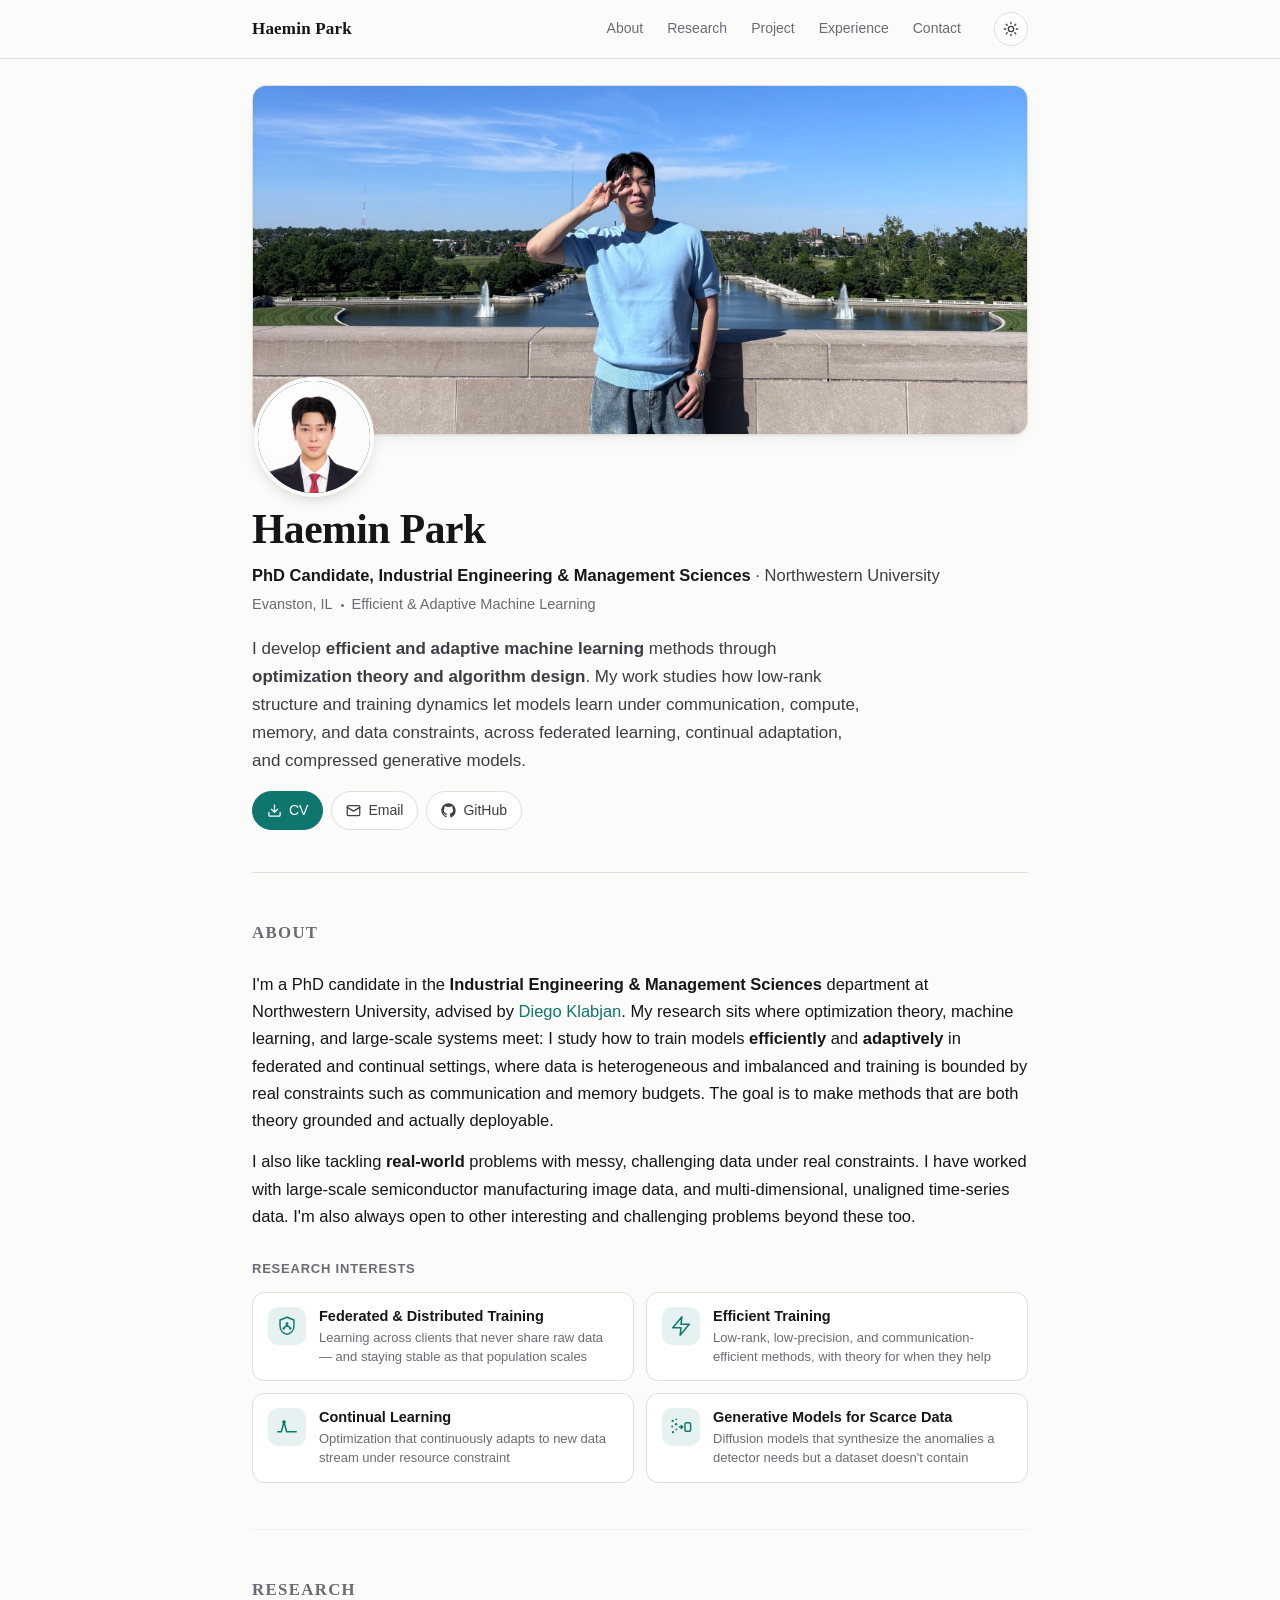
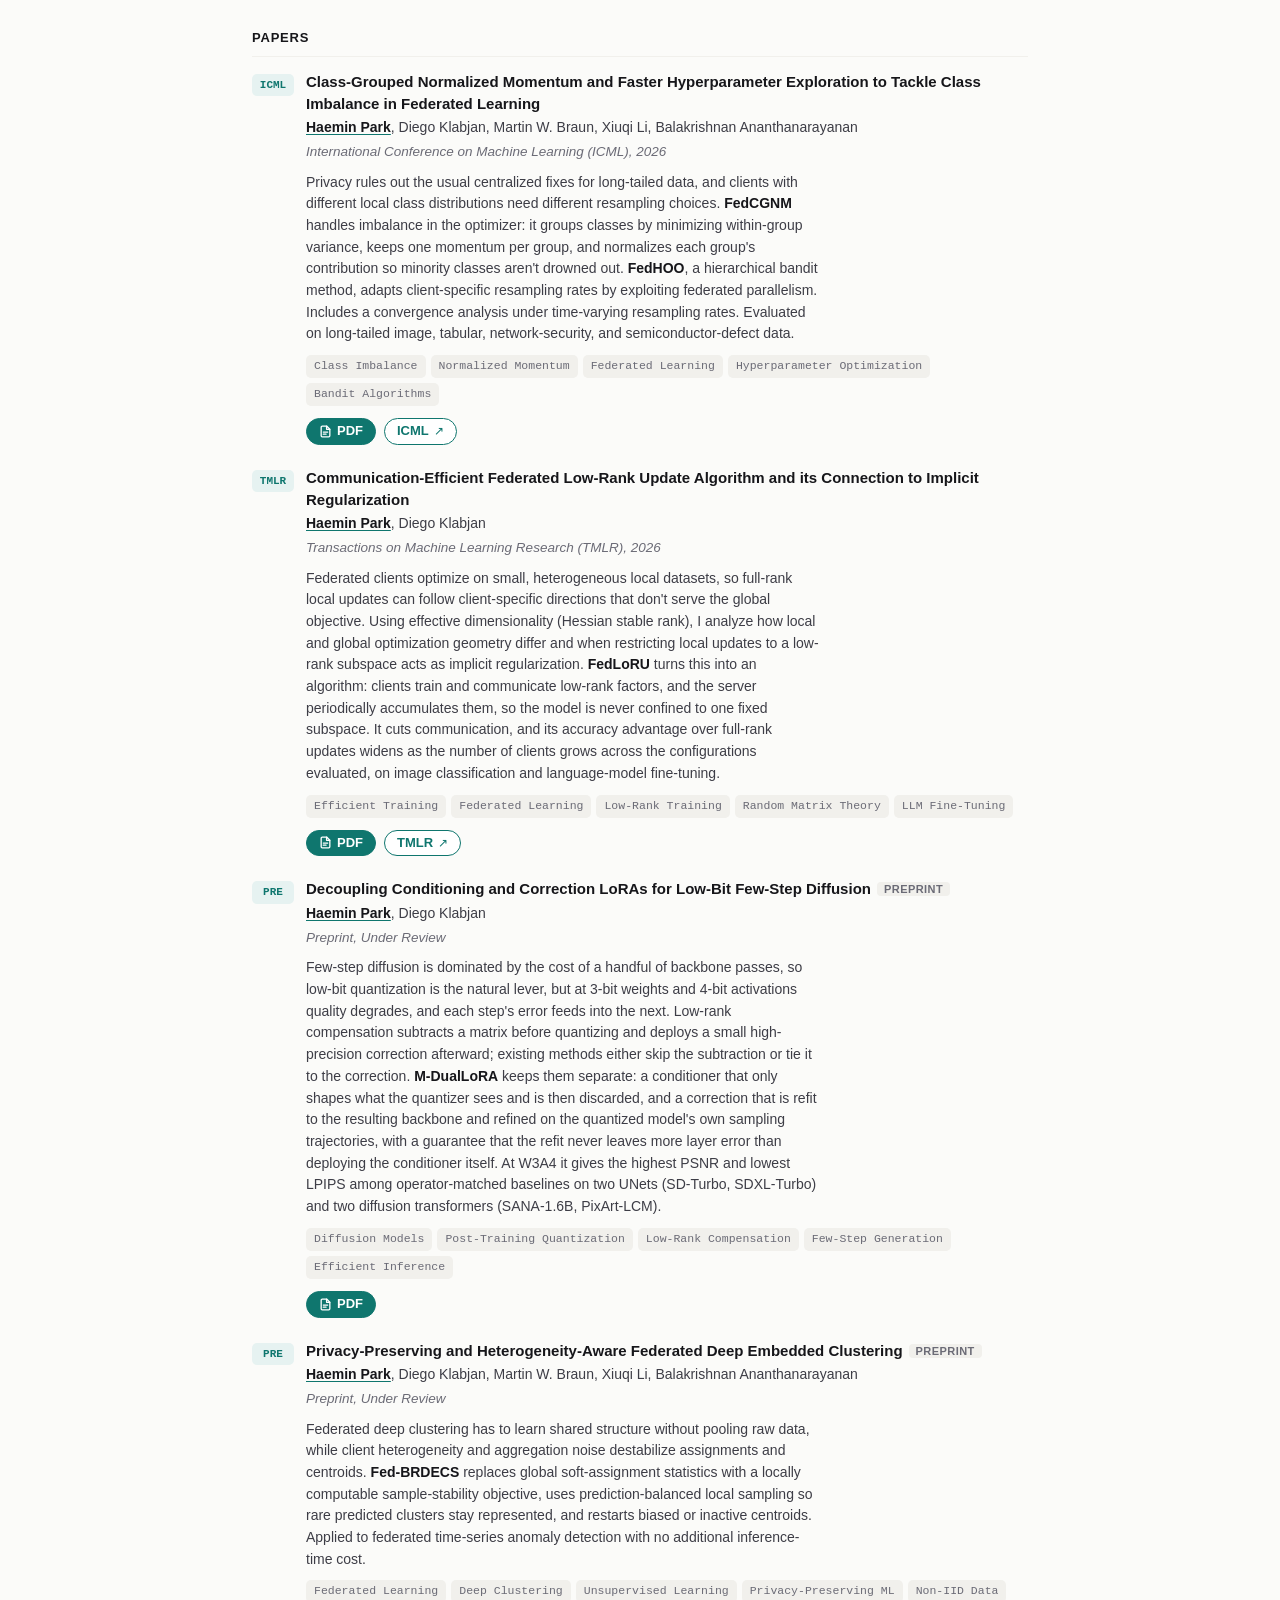
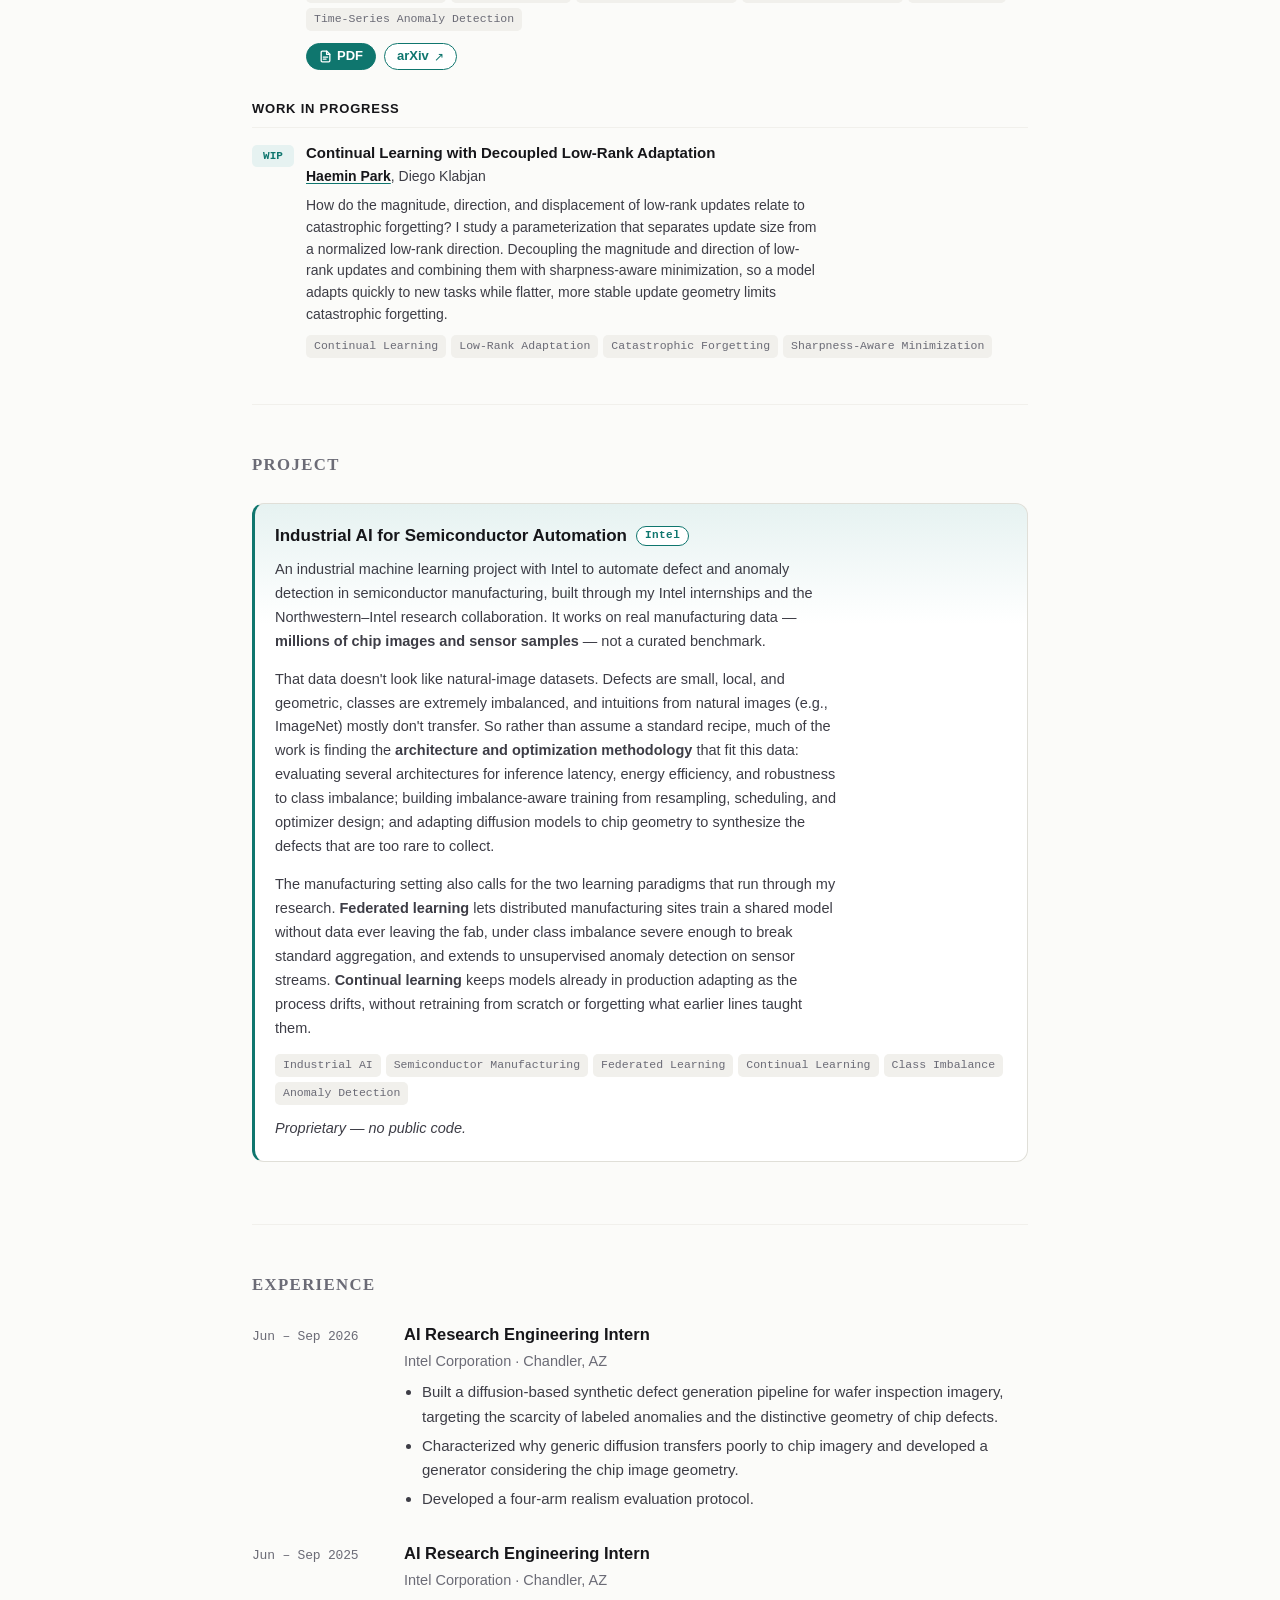
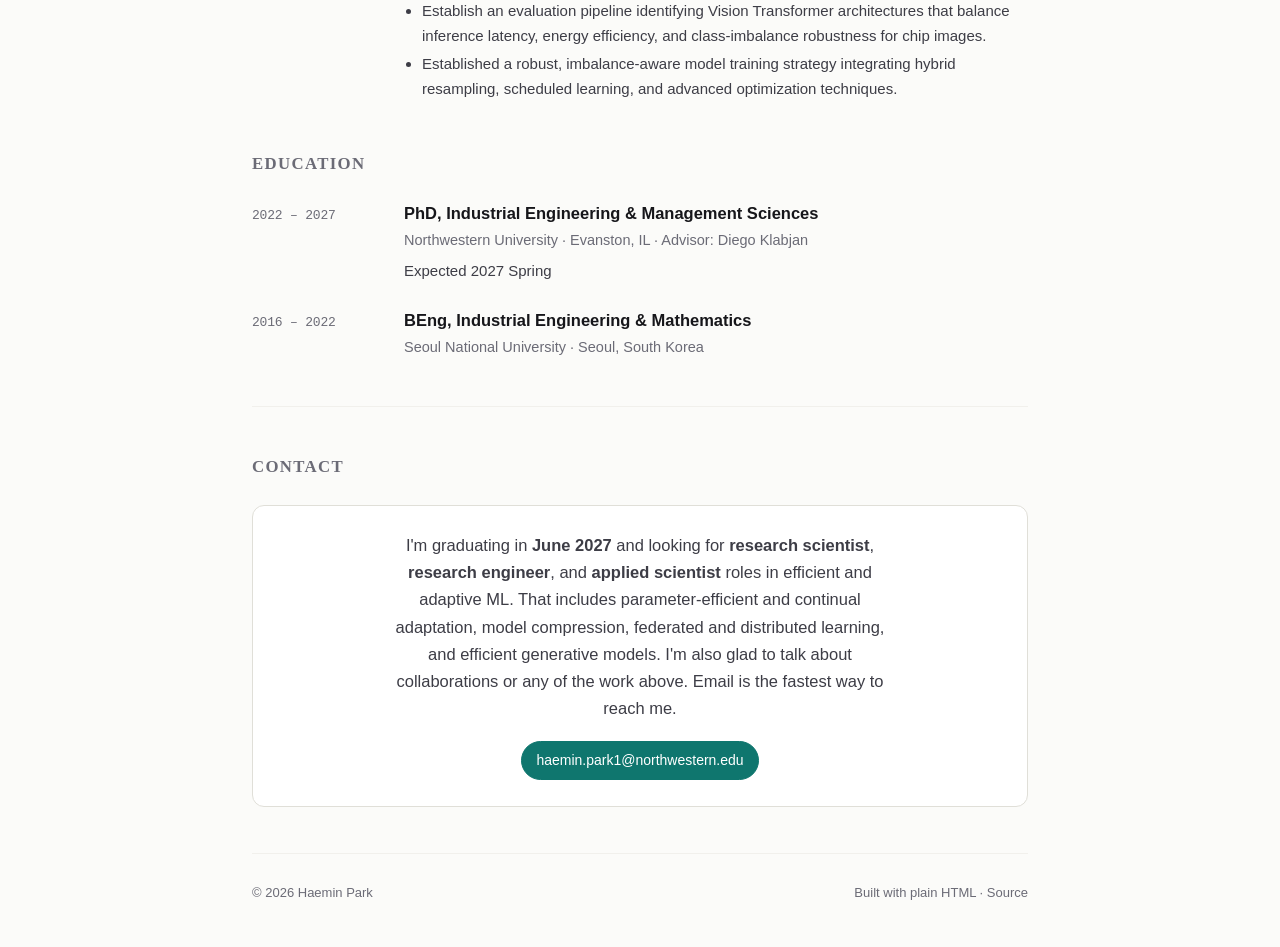
<file: index.html>
<!DOCTYPE html>
<html lang="en">
<head>
<meta charset="utf-8">
<meta name="viewport" content="width=device-width, initial-scale=1">

<!-- ============================================================
     SITE META — edit here, then run:  python build.py
     ============================================================ -->
<title>Haemin Park — Efficient &amp; Adaptive Machine Learning</title>
<meta name="description" content="Haemin Park — PhD candidate in Industrial Engineering &amp; Management Sciences at Northwestern University. Efficient and adaptive machine learning through optimization theory and algorithm design: low-rank adaptation, federated and continual learning, and efficient generative models.">
<meta name="author" content="Haemin Park">

<meta property="og:type" content="website">
<meta property="og:title" content="Haemin Park — Efficient &amp; Adaptive Machine Learning">
<meta property="og:description" content="PhD candidate at Northwestern (ICML 2026, TMLR). Low-rank adaptation, federated and continual learning, and efficient generative models. Graduating June 2027.">
<meta property="og:url" content="https://haempark.github.io/">
<meta property="og:image" content="https://haempark.github.io/assets/banner.jpg">
<meta name="twitter:card" content="summary_large_image">

<link rel="canonical" href="https://haempark.github.io/">
<link rel="icon" href="data:image/svg+xml,%3Csvg xmlns='http://www.w3.org/2000/svg' viewBox='0 0 32 32'%3E%3Crect width='32' height='32' rx='7' fill='%230f766e'/%3E%3Ctext x='16' y='22' font-family='Georgia,serif' font-size='16' fill='white' text-anchor='middle'%3EHP%3C/text%3E%3C/svg%3E">

<style>
/* ---------- styles/01-tokens.css ---------- */
/* ============================================================
   DESIGN TOKENS
   Change --accent here to re-skin the entire site.
   ============================================================ */
:root{
  --bg:#fbfbf9;
  --surface:#ffffff;
  --ink:#16161a;
  --ink-2:#3d3d46;
  --muted:#6b6b76;
  --line:#e0dfd8;
  --line-2:#f1f0ec;
  --accent:#0f766e;
  --accent-soft:#e6f2f1;
  --shadow:0 1px 2px rgba(20,20,30,.05), 0 8px 24px -12px rgba(20,20,30,.12);
  --radius:12px;
  --maxw:820px;
  --sans:-apple-system,BlinkMacSystemFont,"Segoe UI",Roboto,"Helvetica Neue",Arial,sans-serif;
  --serif:ui-serif,"Iowan Old Style","Palatino Linotype",Palatino,Georgia,"Times New Roman",serif;
  --mono:ui-monospace,SFMono-Regular,"SF Mono",Menlo,Consolas,monospace;
}
html[data-theme="dark"]{
  --bg:#0e0f11;
  --surface:#16181b;
  --ink:#eceef1;
  --ink-2:#c4c8ce;
  --muted:#8b919b;
  --line:#2b3037;
  --line-2:#1c1f23;
  --accent:#5eead4;
  --accent-soft:#12312e;
  --shadow:0 1px 2px rgba(0,0,0,.4), 0 8px 24px -12px rgba(0,0,0,.7);
}

/* ---------- styles/02-base.css ---------- */
/* ============================================================
   BASE — resets, typography, shared section furniture
   ============================================================ */
*,*::before,*::after{box-sizing:border-box}
html{scroll-behavior:smooth;scroll-padding-top:80px;-webkit-text-size-adjust:100%}
body{
  margin:0;background:var(--bg);color:var(--ink);
  font-family:var(--sans);font-size:16.5px;line-height:1.65;
  -webkit-font-smoothing:antialiased;
}
@media (prefers-reduced-motion:reduce){
  html{scroll-behavior:auto}
  *{animation:none!important;transition:none!important}
}
a{color:var(--accent);text-decoration:none}
a:hover{text-decoration:underline;text-underline-offset:3px}
img{max-width:100%;display:block}
:focus-visible{outline:2px solid var(--accent);outline-offset:3px;border-radius:4px}

.wrap{max-width:var(--maxw);margin:0 auto;padding:0 22px}

.skip{position:absolute;left:-9999px;top:0;background:var(--accent);color:#fff;padding:10px 16px;z-index:100;border-radius:0 0 8px 0}
.skip:focus{left:0}

section{padding:46px 0;border-top:1px solid var(--line-2)}
h2{
  font-family:var(--serif);font-size:1.05rem;font-weight:600;letter-spacing:.08em;
  text-transform:uppercase;color:var(--muted);margin:0 0 24px;
}
h3{font-size:16.5px;font-weight:600;margin:0 0 4px;color:var(--ink);line-height:1.4}
p{margin:0 0 14px}
p:last-child{margin-bottom:0}

/* Shared link-button, used by the profile and contact sections */
.links{display:flex;flex-wrap:wrap;gap:8px}
.btn{
  display:inline-flex;align-items:center;gap:7px;
  padding:7px 14px;border-radius:99px;font-size:14px;font-weight:500;
  border:1px solid var(--line);background:var(--surface);color:var(--ink-2);
  transition:border-color .15s,color .15s,transform .15s;
}
.btn:hover{border-color:var(--accent);color:var(--accent);text-decoration:none;transform:translateY(-1px)}
.btn svg{width:15px;height:15px;flex:none}
.btn-primary{background:var(--accent);border-color:var(--accent);color:#fff}
html[data-theme="dark"] .btn-primary{color:#0e0f11}
.btn-primary:hover{color:#fff;filter:brightness(1.08)}
html[data-theme="dark"] .btn-primary:hover{color:#0e0f11}

/* Shared keyword tags, used by the research and project sections */
.tags{display:flex;flex-wrap:wrap;gap:5px;margin-bottom:12px}
.tag{font-size:11.5px;font-family:var(--mono);color:var(--muted);background:var(--line-2);padding:2px 8px;border-radius:5px}

footer{
  padding:28px 0 44px;border-top:1px solid var(--line-2);
  font-size:13px;color:var(--muted);display:flex;justify-content:space-between;gap:12px;flex-wrap:wrap;
}
footer a{color:var(--muted)}

@media (max-width:640px){
  body{font-size:16px}
  section{padding:36px 0}
}

@media print{
  .nav,.theme-btn,.contact-box,.banner{display:none}
  body{background:#fff;color:#000;font-size:11pt}
  section{padding:14px 0;break-inside:avoid}
  a{color:#000;text-decoration:underline}
}

/* ---------- styles/03-nav.css ---------- */
/* ============================================================
   NAV — sticky header. Links are generated by build.py from the
   data-nav attribute on each section, so you never edit them here.
   ============================================================ */
.nav{
  position:sticky;top:0;z-index:50;
  background:color-mix(in srgb, var(--bg) 82%, transparent);
  backdrop-filter:saturate(180%) blur(12px);
  -webkit-backdrop-filter:saturate(180%) blur(12px);
  border-bottom:1px solid var(--line);
}
.nav-in{max-width:var(--maxw);margin:0 auto;padding:0 22px;height:58px;display:flex;align-items:center;gap:16px}
.brand{font-family:var(--serif);font-size:17px;font-weight:600;color:var(--ink);letter-spacing:.2px;white-space:nowrap}
.brand:hover{text-decoration:none;color:var(--accent)}
.nav-links{
  margin-left:auto;display:flex;gap:2px;align-items:center;
  overflow-x:auto;scrollbar-width:none;-ms-overflow-style:none;
}
.nav-links::-webkit-scrollbar{display:none}
.nav-links a{
  color:var(--muted);font-size:14px;padding:6px 11px;border-radius:99px;
  white-space:nowrap;transition:background .15s,color .15s;
}
.nav-links a:hover{color:var(--ink);background:var(--line-2);text-decoration:none}
.nav-links a.active{color:var(--accent);background:var(--accent-soft)}
.theme-btn{
  flex:none;margin-left:6px;width:34px;height:34px;display:grid;place-items:center;
  border:1px solid var(--line);border-radius:99px;background:var(--surface);
  color:var(--ink-2);cursor:pointer;transition:border-color .15s,color .15s;
}
.theme-btn:hover{border-color:var(--accent);color:var(--accent)}
.theme-btn svg{width:16px;height:16px}
html[data-theme="dark"] .icon-sun{display:none}
html:not([data-theme="dark"]) .icon-moon{display:none}

@media (max-width:640px){ .brand{font-size:15px} }

/* ---------- sections/01-profile/profile.css ---------- */
/* ============================================================
   PROFILE — banner, overlapping photo, name, links
   Ends with a full-strength rule so it reads as its own block,
   separate from About.
   ============================================================ */
.profile{padding:26px 0 42px;border-bottom:1px solid var(--line)}
.profile + section{border-top:none}   /* don't double up on the divider */

.banner{
  margin:0;border-radius:14px;overflow:hidden;
  aspect-ratio:1884 / 850;
  background:var(--line-2);
  border:1px solid var(--line);
  box-shadow:var(--shadow);
}
.banner img{
  width:100%;
  height:100%;
  object-fit:cover;
  object-position: center 67%;
}
html[data-theme="dark"] .banner img{filter:brightness(.86) saturate(.92)}

/* Photo sits over the bottom-left of the banner. If assets/photo.jpg is
   missing, the initials underneath show through — no broken image. */
.profile-head{margin:-54px 0 14px;padding-left:6px}
.avatar-wrap{
  width:112px;height:112px;border-radius:50%;overflow:hidden;position:relative;
  display:grid;place-items:center;
  box-shadow:0 0 0 4px var(--bg), 0 6px 20px -8px rgba(0,0,0,.45);
  background:linear-gradient(140deg,var(--accent),color-mix(in srgb,var(--accent) 55%,#000 45%));
}
.avatar-fallback{
  font-family:var(--serif);font-size:38px;font-weight:600;color:#fff;
  letter-spacing:1px;user-select:none;line-height:1;
}
html[data-theme="dark"] .avatar-fallback{color:#0e0f11}
.avatar{position:absolute;inset:0;width:100%;height:100%;object-fit:cover}

.profile h1{
  font-family:var(--serif);font-size:clamp(1.95rem,5.2vw,2.6rem);line-height:1.1;
  margin:0 0 9px;letter-spacing:-.5px;font-weight:600;
}
.role{font-size:16.5px;color:var(--ink-2);margin:0 0 4px}
.role strong{color:var(--ink);font-weight:600}
.place{
  font-size:14.5px;color:var(--muted);margin:0 0 18px;
  display:flex;align-items:center;gap:8px;flex-wrap:wrap;
}
.dot{width:3px;height:3px;border-radius:50%;background:var(--muted);display:inline-block}
.lede{font-size:17px;color:var(--ink-2);margin:0 0 16px;max-width:65ch}

/* At-a-glance facts under the lede */
.highlights{
  list-style:none;margin:0 0 22px;padding:0;
  display:flex;flex-wrap:wrap;gap:6px 18px;
  font-size:14px;color:var(--muted);
}
.highlights li{display:flex;align-items:center;gap:7px}
.highlights li::before{
  content:"";width:6px;height:6px;border-radius:2px;flex:none;
  background:var(--accent);opacity:.75;
}
.highlights strong{color:var(--ink);font-weight:600}

@media (max-width:640px){
  .profile{padding:16px 0 34px}
  .banner{aspect-ratio:16 / 7}
  .profile-head{margin:-44px 0 12px;padding-left:2px}
  .avatar-wrap{width:92px;height:92px}
  .avatar-fallback{font-size:31px}
}

/* ---------- sections/02-about/about.css ---------- */
/* ============================================================
   ABOUT — prose plus the research-interest grid
   ============================================================ */
#about .sub{
  font-size:13px;font-weight:600;text-transform:uppercase;letter-spacing:.06em;
  color:var(--muted);margin:30px 0 14px;
}

.interests{display:grid;grid-template-columns:repeat(2,1fr);gap:12px}

.interest{
  display:flex;gap:13px;align-items:flex-start;
  padding:14px 15px;border:1px solid var(--line);border-radius:var(--radius);
  background:var(--surface);
  transition:border-color .18s,transform .18s;
}
.interest:hover{border-color:var(--accent);transform:translateY(-1px)}

.interest .ic{
  flex:none;width:38px;height:38px;border-radius:10px;
  display:grid;place-items:center;
  background:var(--accent-soft);color:var(--accent);
}
.interest .ic svg{width:22px;height:22px}

.interest strong{display:block;font-size:14.5px;color:var(--ink);line-height:1.35;margin-bottom:2px}
.interest span{display:block;font-size:13px;color:var(--muted);line-height:1.45}

@media (max-width:640px){
  .interests{grid-template-columns:1fr}
}

/* ---------- sections/03-research/research.css ---------- */
/* ============================================================
   RESEARCH — publication list
   ============================================================ */
.research-intro{
  font-size:15.5px;color:var(--ink-2);max-width:64ch;
  margin:0 0 28px;padding-left:14px;border-left:2px solid var(--accent-soft);
}

.pub-group{margin-bottom:28px}
.pub-group:last-child{margin-bottom:0}
.pub-group h4{
  font-size:13px;font-weight:600;text-transform:uppercase;letter-spacing:.06em;
  color:var(--ink);margin:0 0 14px;padding-bottom:7px;border-bottom:1px solid var(--line-2);
}
.pub{display:grid;grid-template-columns:42px 1fr;gap:12px;margin-bottom:22px;font-size:15px}
.pub:last-child{margin-bottom:0}
.pub-tag{
  font-family:var(--mono);font-size:11px;color:var(--accent);background:var(--accent-soft);
  height:fit-content;padding:2px 0;border-radius:5px;text-align:center;font-weight:600;margin-top:3px;
}
.pub-title{color:var(--ink);font-weight:600;line-height:1.45;margin:0 0 3px}
.pub-authors{color:var(--ink-2);font-size:14px;margin:0 0 3px;line-height:1.5}
.pub-authors .me{
  color:var(--ink);font-weight:600;text-decoration:underline;
  text-decoration-color:var(--accent);text-underline-offset:2px;
}
.pub-venue{color:var(--muted);font-size:13.5px;font-style:italic;margin:0}
.pub-note{
  font-size:14px;color:var(--ink-2);line-height:1.55;
  margin:8px 0 0;max-width:66ch;
}
.pub-note em{color:var(--ink);font-family:var(--mono);font-size:13px;font-style:normal}
.pub-note strong{color:var(--ink);font-weight:600}
.pub .tags{margin:10px 0 0}
/* Paper links. PDF (self-hosted) is the primary action: filled with the accent and a
   document icon. External links (venue, arXiv) are accent-outlined with a ↗ arrow.
   Styling keys off the href, so no extra classes are needed in the HTML. */
.pub-links{display:flex;flex-wrap:wrap;gap:8px;margin-top:12px}
.chip{
  display:inline-flex;align-items:center;gap:5px;
  font-size:13px;font-weight:600;line-height:1.3;padding:4px 12px;border-radius:99px;
  border:1px solid var(--accent);color:var(--accent);background:var(--surface);
  transition:background-color .15s,color .15s,transform .15s,filter .15s;
}
.chip:hover{background:var(--accent-soft);text-decoration:none;transform:translateY(-1px)}
.chip[href^="http"]::after{content:"\2197";font-weight:500;font-size:.95em}
.chip[href$=".pdf"]{background:var(--accent);color:#fff}
.chip[href$=".pdf"]:hover{background:var(--accent);filter:brightness(1.1)}
html[data-theme="dark"] .chip[href$=".pdf"]{color:#0e0f11}
.chip[href$=".pdf"]::before{
  content:"";width:13px;height:13px;flex:none;background:currentColor;
  -webkit-mask:url("data:image/svg+xml,%3Csvg xmlns='http://www.w3.org/2000/svg' viewBox='0 0 24 24' fill='none' stroke='black' stroke-width='2.4' stroke-linecap='round' stroke-linejoin='round'%3E%3Cpath d='M14 2H6a2 2 0 0 0-2 2v16a2 2 0 0 0 2 2h12a2 2 0 0 0 2-2V8z'/%3E%3Cpath d='M14 2v6h6'/%3E%3Cpath d='M8 13h8M8 17h5'/%3E%3C/svg%3E") center/contain no-repeat;
          mask:url("data:image/svg+xml,%3Csvg xmlns='http://www.w3.org/2000/svg' viewBox='0 0 24 24' fill='none' stroke='black' stroke-width='2.4' stroke-linecap='round' stroke-linejoin='round'%3E%3Cpath d='M14 2H6a2 2 0 0 0-2 2v16a2 2 0 0 0 2 2h12a2 2 0 0 0 2-2V8z'/%3E%3Cpath d='M14 2v6h6'/%3E%3Cpath d='M8 13h8M8 17h5'/%3E%3C/svg%3E") center/contain no-repeat;
}
.status{
  font-size:11px;font-weight:600;text-transform:uppercase;letter-spacing:.04em;
  padding:1px 7px;border-radius:4px;background:var(--line-2);color:var(--muted);margin-left:6px;
  vertical-align:1px;white-space:nowrap;
}

@media (max-width:640px){
  .pub{grid-template-columns:1fr;gap:0}
  .pub-tag{display:inline-block;padding:2px 8px;margin:0 0 6px}
}

/* ---------- sections/04-projects/projects.css ---------- */
/* ============================================================
   PROJECTS — one lead card, then a grid of smaller ones
   ============================================================ */
.cards{display:grid;grid-template-columns:repeat(auto-fit,minmax(258px,1fr));gap:16px}
.card{
  background:var(--surface);border:1px solid var(--line);border-radius:var(--radius);
  padding:20px;display:flex;flex-direction:column;
  transition:border-color .18s,transform .18s,box-shadow .18s;
}
.card:hover{border-color:var(--accent);transform:translateY(-2px);box-shadow:var(--shadow)}
.card p{font-size:14.5px;color:var(--ink-2);margin:0 0 14px}
.card .tags{margin-top:auto}
.card-links{display:flex;gap:14px;font-size:13.5px;font-weight:500}
.card-note{font-size:12.5px;color:var(--muted);margin:0!important;font-style:italic}

/* The lead card: full width, slightly richer than the grid cards. */
.card-lead{
  margin-bottom:16px;
  border-left:3px solid var(--accent);
  background:linear-gradient(180deg, var(--accent-soft) 0%, var(--surface) 120px);
}
.card-lead h3{display:flex;align-items:center;gap:9px;flex-wrap:wrap;font-size:17px;margin-bottom:10px}
.card-badge{
  font-family:var(--mono);font-size:11px;font-weight:600;letter-spacing:.04em;
  color:var(--accent);border:1px solid var(--accent);
  padding:1px 8px;border-radius:99px;background:var(--surface);
}
.card-lead p{max-width:70ch}
.card-lead .card-role{
  font-size:14px;color:var(--ink-2);
  padding-left:13px;border-left:2px solid var(--line);
}

/* ---------- sections/05-experience/experience.css ---------- */
/* ============================================================
   EXPERIENCE — timeline, education, skills
   ============================================================ */
.tl{display:grid;gap:26px}
.tl-heading{margin-top:44px}
.tl-item{display:grid;grid-template-columns:132px 1fr;gap:20px}
.tl-when{font-size:13px;color:var(--muted);font-family:var(--mono);letter-spacing:-.2px;padding-top:3px}
.tl-where{font-size:14.5px;color:var(--muted);margin:0 0 6px}
.tl-body{font-size:15px;color:var(--ink-2);margin:0}
.tl-body ul{margin:6px 0 0;padding-left:18px}
.tl-body li{margin-bottom:4px}

.skills{display:grid;gap:16px}
.skill-row{display:grid;grid-template-columns:132px 1fr;gap:20px;align-items:baseline}
.skill-label{font-size:13px;color:var(--muted);font-weight:600;text-transform:uppercase;letter-spacing:.05em}
.skill-items{display:flex;flex-wrap:wrap;gap:6px}
.skill-items span{
  font-size:13.5px;padding:3px 11px;border-radius:99px;
  background:var(--surface);border:1px solid var(--line);color:var(--ink-2);
}

@media (max-width:640px){
  .tl-item,.skill-row{grid-template-columns:1fr;gap:5px}
  .tl-when{order:-1}
}

/* ---------- sections/06-contact/contact.css ---------- */
/* ============================================================
   CONTACT
   ============================================================ */
.contact-box{
  background:var(--surface);border:1px solid var(--line);border-radius:var(--radius);
  padding:26px;text-align:center;
}
.contact-box p{color:var(--ink-2);max-width:56ch;margin:0 auto 18px}
</style>
</head>

<body>
<a class="skip" href="#main">Skip to content</a>

<nav class="nav">
  <div class="nav-in">
    <a class="brand" href="#top">Haemin Park</a>
    <div class="nav-links">
<a href="#about">About</a>
<a href="#research">Research</a>
<a href="#projects">Project</a>
<a href="#experience">Experience</a>
<a href="#contact">Contact</a>
    </div>
    <button class="theme-btn" id="themeBtn" aria-label="Toggle dark mode" title="Toggle dark mode">
      <svg class="icon-sun" viewBox="0 0 24 24" fill="none" stroke="currentColor" stroke-width="2" stroke-linecap="round"><circle cx="12" cy="12" r="4"/><path d="M12 2v2M12 20v2M4.9 4.9l1.4 1.4M17.7 17.7l1.4 1.4M2 12h2M20 12h2M4.9 19.1l1.4-1.4M17.7 6.3l1.4-1.4"/></svg>
      <svg class="icon-moon" viewBox="0 0 24 24" fill="none" stroke="currentColor" stroke-width="2" stroke-linecap="round" stroke-linejoin="round"><path d="M21 12.8A9 9 0 1111.2 3a7 7 0 009.8 9.8z"/></svg>
    </button>
  </div>
</nav>

<main id="main">
<div class="wrap">
<!-- ============================================================
     PROFILE  (no data-nav attribute → deliberately not in the nav)
     Banner:  assets/banner.jpg
     Photo:   assets/photo.jpg   (initials show if the file is missing)
     ============================================================ -->
<header class="profile" id="top">

  <figure class="banner">
    <img src="assets/banner_2.jpg" alt="The Grand Basin at Forest Park, St. Louis" loading="eager">
  </figure>

  <div class="profile-head">
    <div class="avatar-wrap">
      <span class="avatar-fallback" aria-hidden="true">HP</span>
      <img class="avatar" src="assets/photo.jpg" alt="Portrait of Haemin Park"
           onerror="this.style.display='none'">
    </div>
  </div>

  <h1>Haemin Park</h1>
  <p class="role"><strong>PhD Candidate, Industrial Engineering &amp; Management Sciences</strong> · Northwestern University</p>
  <p class="place">
    <span>Evanston, IL</span><span class="dot"></span>
    <span>Efficient &amp; Adaptive Machine Learning</span>
  </p>

  <p class="lede">
    I develop <strong>efficient and adaptive machine learning</strong> methods through
    <strong>optimization theory and algorithm design</strong>. My work studies how low-rank structure
    and training dynamics let models learn under communication, compute, memory, and data constraints,
    across federated learning, continual adaptation, and compressed generative models.
  </p>

  <!-- <ul class="highlights" aria-label="Highlights">
    <li><strong>ICML 2026</strong> paper</li>
    <li><strong>TMLR</strong> paper</li>
    <li><strong>2&times;</strong> Intel AI research intern</li>
    <li>Graduating <strong>June 2027</strong></li>
  </ul> -->

  <div class="links">
    <a class="btn btn-primary" href="assets/resume.pdf">
      <svg viewBox="0 0 24 24" fill="none" stroke="currentColor" stroke-width="2" stroke-linecap="round" stroke-linejoin="round"><path d="M21 15v4a2 2 0 01-2 2H5a2 2 0 01-2-2v-4M7 10l5 5 5-5M12 15V3"/></svg>
      CV
    </a>
    <a class="btn" href="mailto:haemin.park1@northwestern.edu">
      <svg viewBox="0 0 24 24" fill="none" stroke="currentColor" stroke-width="2" stroke-linecap="round" stroke-linejoin="round"><rect x="2" y="4" width="20" height="16" rx="2"/><path d="M22 7l-10 6L2 7"/></svg>
      Email
    </a>
    <a class="btn" href="https://github.com/haemPark">
      <svg viewBox="0 0 24 24" fill="currentColor"><path d="M12 .5C5.7.5.5 5.7.5 12c0 5.1 3.3 9.4 7.8 10.9.6.1.8-.2.8-.6v-2c-3.2.7-3.9-1.5-3.9-1.5-.5-1.3-1.3-1.7-1.3-1.7-1-.7.1-.7.1-.7 1.1.1 1.7 1.2 1.7 1.2 1 1.8 2.7 1.3 3.4 1 .1-.7.4-1.3.7-1.6-2.6-.3-5.3-1.3-5.3-5.7 0-1.3.4-2.3 1.2-3.1-.1-.3-.5-1.5.1-3.1 0 0 1-.3 3.2 1.2a11 11 0 015.8 0C17 4.8 18 5.1 18 5.1c.6 1.6.2 2.8.1 3.1.8.8 1.2 1.8 1.2 3.1 0 4.4-2.7 5.4-5.3 5.7.4.4.8 1.1.8 2.2v3.3c0 .4.2.7.8.6 4.6-1.5 7.8-5.8 7.8-10.9C23.5 5.7 18.3.5 12 .5z"/></svg>
      GitHub
    </a>

    <!-- ============================================================
         TO ADD GOOGLE SCHOLAR: delete this comment wrapper and paste
         your profile URL into the href. Same for LinkedIn below.
         Left commented out so the live site never ships a dead link.
         ============================================================
    <a class="btn" href="https://scholar.google.com/citations?user=YOUR-ID">
      <svg viewBox="0 0 24 24" fill="none" stroke="currentColor" stroke-width="2" stroke-linecap="round" stroke-linejoin="round"><path d="M22 10L12 4 2 10l10 6 10-6z"/><path d="M6 12.5V17c0 1.7 2.7 3 6 3s6-1.3 6-3v-4.5"/></svg>
      Google Scholar
    </a>
    <a class="btn" href="https://linkedin.com/in/YOUR-HANDLE">
      <svg viewBox="0 0 24 24" fill="currentColor"><path d="M20.4 20.4h-3.6v-5.6c0-1.3 0-3-1.9-3s-2.1 1.4-2.1 2.9v5.7H9.3V9h3.4v1.6h.1a3.8 3.8 0 013.4-1.9c3.6 0 4.3 2.4 4.3 5.5v6.2zM5.3 7.4a2.1 2.1 0 110-4.2 2.1 2.1 0 010 4.2zM7.1 20.4H3.5V9h3.6v11.4zM22.2 0H1.8C.8 0 0 .8 0 1.7v20.6c0 .9.8 1.7 1.8 1.7h20.4c1 0 1.8-.8 1.8-1.7V1.7c0-.9-.8-1.7-1.8-1.7z"/></svg>
      LinkedIn
    </a>
    ============================================================ -->
  </div>

</header>


<!-- ============================================================
     ABOUT — two paragraphs, then the research-interest grid.
     Add or remove an .interest block to change the grid.
     ============================================================ -->
<section id="about" data-nav="About">
  <h2>About</h2>

  <p>
    I'm a PhD candidate in the <strong>Industrial Engineering &amp; Management Sciences</strong>
    department at Northwestern University, advised by
    <a href="https://www.mccormick.northwestern.edu/research-faculty/directory/profiles/klabjan-diego.html">Diego Klabjan</a>.
    My research sits where optimization theory, machine learning, and large-scale systems meet:
    I study how to train models <strong>efficiently</strong> and <strong>adaptively</strong> in federated and continual settings,
    where data is heterogeneous and imbalanced and training is bounded by real constraints such as
    communication and memory budgets. The goal is to make methods that are both theory grounded and actually deployable.
  </p>
  <p>
    I also like tackling <strong>real-world</strong> problems with messy, challenging data under real constraints.
    I have worked with large-scale semiconductor manufacturing image data, and multi-dimensional, 
    unaligned time-series data. I'm also always open to other interesting and challenging problems beyond these too.
  </p>

  <h3 class="sub">Research interests</h3>
  <div class="interests">

    <div class="interest">
      <span class="ic" aria-hidden="true">
        <svg viewBox="0 0 24 24" fill="none" stroke="currentColor" stroke-width="1.6" stroke-linecap="round" stroke-linejoin="round">
          <path d="M12 2.4l7.6 3v6.3c0 4.6-3.2 8.4-7.6 9.4-4.4-1-7.6-4.8-7.6-9.4V5.4l7.6-3z"/>
          <path d="M12 11.1L9.1 13.6M12 11.1l2.9 2.5"/>
          <circle cx="12" cy="9.4" r="1.6" fill="currentColor" stroke="none"/>
          <circle cx="8.4" cy="14.6" r="1.3" fill="currentColor" stroke="none"/>
          <circle cx="15.6" cy="14.6" r="1.3" fill="currentColor" stroke="none"/>
        </svg>
      </span>
      <div>
        <strong>Federated &amp; Distributed Training</strong>
        <span>Learning across clients that never share raw data — and staying stable as that population scales</span>
      </div>
    </div>

    <div class="interest">
      <span class="ic" aria-hidden="true">
        <svg viewBox="0 0 24 24" fill="none" stroke="currentColor" stroke-width="1.6" stroke-linecap="round" stroke-linejoin="round">
          <path d="M13 2L3 14h9l-1 8 10-12h-9l1-8z"/>
        </svg>
      </span>
      <div>
        <strong>Efficient Training</strong>
        <span>Low-rank, low-precision, and communication-efficient methods, with theory for when they help</span>
      </div>
    </div>

    <div class="interest">
      <span class="ic" aria-hidden="true">
        <svg viewBox="0 0 24 24" fill="none" stroke="currentColor" stroke-width="1.6" stroke-linecap="round" stroke-linejoin="round">
          <path d="M2 17.2h3.8l2.9-10.6 2.9 10.6H22"/>
          <circle cx="8.7" cy="6.6" r="2" fill="currentColor" stroke="none"/>
        </svg>
      </span>
      <div>
        <strong>Continual Learning</strong>
        <span>Optimization that continuously adapts to new data stream under resource constraint</span>
      </div>
    </div>

    <div class="interest">
      <span class="ic" aria-hidden="true">
        <svg viewBox="0 0 24 24" fill="none" stroke="currentColor" stroke-width="1.6" stroke-linecap="round" stroke-linejoin="round">
          <g fill="currentColor" stroke="none">
            <circle cx="2.9" cy="5.4" r="1.25"/><circle cx="6.9" cy="3.6" r="1"/>
            <circle cx="2.4" cy="11.4" r="1.05"/><circle cx="6.6" cy="8.9" r="1.3"/>
            <circle cx="3.3" cy="17.6" r="1.15"/><circle cx="7.0" cy="14.6" r=".95"/>
          </g>
          <path d="M10.2 12h3.3M12.2 10.3l1.7 1.7-1.7 1.7"/>
          <rect x="16.3" y="7.4" width="6.2" height="9.2" rx="1.7"/>
        </svg>
      </span>
      <div>
        <strong>Generative Models for Scarce Data</strong>
        <span>Diffusion models that synthesize the anomalies a detector needs but a dataset doesn't contain</span>
      </div>
    </div>

  </div>
</section>


<!-- ============================================================
     RESEARCH — published first, then preprints, then work in
     progress. Duplicate an <article class="pub"> block to add a
     paper. Wrap your own name in <span class="me">.
     The .pub-tag holds a short venue label (4 characters max).
     ============================================================ -->
<section id="research" data-nav="Research">
  <h2>Research</h2>
<!-- 
  <p class="research-intro">
    The common thread is low-rank structure and training dynamics, used to make learning work under
    communication, compute, memory, and data constraints.
  </p> -->

  <div class="pub-group">
    <h4>PAPERS</h4>

    <article class="pub">
      <div class="pub-tag">ICML</div>
      <div>
        <p class="pub-title">Class-Grouped Normalized Momentum and Faster Hyperparameter Exploration to Tackle Class Imbalance in Federated Learning</p>
        <p class="pub-authors"><span class="me">Haemin Park</span>, Diego Klabjan, Martin W. Braun, Xiuqi Li, Balakrishnan Ananthanarayanan</p>
        <p class="pub-venue">International Conference on Machine Learning (ICML), 2026</p>
        <p class="pub-note">
          Privacy rules out the usual centralized fixes for long-tailed data, and clients with different
          local class distributions need different resampling choices. <strong>FedCGNM</strong> handles
          imbalance in the optimizer: it groups classes by minimizing within-group variance, keeps one
          momentum per group, and normalizes each group's contribution so minority classes aren't drowned
          out. <strong>FedHOO</strong>, a hierarchical bandit method, adapts client-specific resampling
          rates by exploiting federated parallelism. Includes a convergence analysis under time-varying
          resampling rates. Evaluated on long-tailed image, tabular, network-security, and
          semiconductor-defect data.
        </p>
        <div class="tags"><span class="tag">Class Imbalance</span><span class="tag">Normalized Momentum</span><span class="tag">Federated Learning</span><span class="tag">Hyperparameter Optimization</span><span class="tag">Bandit Algorithms</span></div>
        <div class="pub-links">
          <a class="chip" href="assets/papers/fedcgnm-icml2026.pdf">PDF</a>
          <a class="chip" href="https://proceedings.mlr.press/v306/park26g.html">ICML</a>
          <!-- <a class="chip" href="https://openreview.net/forum?id=njBsluG3Nn">OpenReview</a>
          <a class="chip" href="https://arxiv.org/abs/2607.01474">arXiv</a> -->
        </div>
      </div>
    </article>

    <article class="pub">
      <div class="pub-tag">TMLR</div>
      <div>
        <p class="pub-title">Communication-Efficient Federated Low-Rank Update Algorithm and its Connection to Implicit Regularization</p>
        <p class="pub-authors"><span class="me">Haemin Park</span>, Diego Klabjan</p>
        <p class="pub-venue">Transactions on Machine Learning Research (TMLR), 2026</p>
        <p class="pub-note">
          Federated clients optimize on small, heterogeneous local datasets, so full-rank local updates can
          follow client-specific directions that don't serve the global objective. Using effective
          dimensionality (Hessian stable rank), I analyze how local and global optimization geometry differ
          and when restricting local updates to a low-rank subspace acts as implicit regularization.
          <strong>FedLoRU</strong> turns this into an algorithm: clients train and communicate low-rank
          factors, and the server periodically accumulates them, so the model is never confined to one
          fixed subspace. It cuts communication, and its accuracy advantage over full-rank updates widens
          as the number of clients grows across the configurations evaluated, on image classification and
          language-model fine-tuning.
        </p>
        <div class="tags"><span class="tag">Efficient Training</span><span class="tag">Federated Learning</span><span class="tag">Low-Rank Training</span><span class="tag">Random Matrix Theory</span><span class="tag">LLM Fine-Tuning</span></div>
        <div class="pub-links">
          <a class="chip" href="assets/papers/fedloru-tmlr2026.pdf">PDF</a>
          <a class="chip" href="https://openreview.net/forum?id=MXSAMrmktX">TMLR</a>
          <!-- <a class="chip" href="https://arxiv.org/abs/2409.12371">arXiv</a> -->
        </div>
      </div>
    </article>
    
    <article class="pub">
      <div class="pub-tag">PRE</div>
      <div>
        <p class="pub-title">Decoupling Conditioning and Correction LoRAs for Low-Bit Few-Step Diffusion<span class="status">Preprint</span></p>
        <p class="pub-authors"><span class="me">Haemin Park</span>, Diego Klabjan</p>
        <p class="pub-venue">Preprint, Under Review</p>
        <p class="pub-note">
          Few-step diffusion is dominated by the cost of a handful of backbone passes, so low-bit
          quantization is the natural lever, but at 3-bit weights and 4-bit activations quality degrades,
          and each step's error feeds into the next. Low-rank compensation subtracts a matrix before
          quantizing and deploys a small high-precision correction afterward; existing methods either skip
          the subtraction or tie it to the correction. <strong>M-DualLoRA</strong> keeps them separate: a
          conditioner that only shapes what the quantizer sees and is then discarded, and a correction that
          is refit to the resulting backbone and refined on the quantized model's own sampling
          trajectories, with a guarantee that the refit never leaves more layer error than deploying the
          conditioner itself. At W3A4 it gives the highest PSNR and lowest LPIPS among operator-matched
          baselines on two UNets (SD-Turbo, SDXL-Turbo) and two diffusion transformers (SANA-1.6B,
          PixArt-LCM).
        </p>
        <div class="tags"><span class="tag">Diffusion Models</span><span class="tag">Post-Training Quantization</span><span class="tag">Low-Rank Compensation</span><span class="tag">Few-Step Generation</span><span class="tag">Efficient Inference</span></div>
        <div class="pub-links">
          <a class="chip" href="assets/papers/m-duallora.pdf">PDF</a>
        </div>
      </div>
    </article>

    <article class="pub">
      <div class="pub-tag">PRE</div>
      <div>
        <p class="pub-title">Privacy-Preserving and Heterogeneity-Aware Federated Deep Embedded Clustering<span class="status">Preprint</span></p>
        <p class="pub-authors"><span class="me">Haemin Park</span>, Diego Klabjan, Martin W. Braun, Xiuqi Li, Balakrishnan Ananthanarayanan</p>
        <p class="pub-venue">Preprint, Under Review</p>
        <p class="pub-note">
          Federated deep clustering has to learn shared structure without pooling raw data, while client
          heterogeneity and aggregation noise destabilize assignments and centroids. <strong>Fed-BRDECS</strong>
          replaces global soft-assignment statistics with a locally computable sample-stability objective,
          uses prediction-balanced local sampling so rare predicted clusters stay represented, and restarts
          biased or inactive centroids. Applied to federated time-series anomaly detection with no additional inference-time cost.
        </p>
        <div class="tags"><span class="tag">Federated Learning</span><span class="tag">Deep Clustering</span><span class="tag">Unsupervised Learning</span><span class="tag">Privacy-Preserving ML</span><span class="tag">Non-IID Data</span><span class="tag">Time-Series Anomaly Detection</span></div>
        <div class="pub-links">
          <a class="chip" href="assets/papers/fed-brdecs.pdf">PDF</a>
          <a class="chip" href="https://arxiv.org/abs/2610.07399">arXiv</a>
        </div>
      </div>
    </article>
  </div>

  <div class="pub-group">
    <h4>Work in progress</h4>

    <article class="pub">
      <div class="pub-tag">WIP</div>
      <div>
        <p class="pub-title">Continual Learning with Decoupled Low-Rank Adaptation</p>
        <p class="pub-authors"><span class="me">Haemin Park</span>, Diego Klabjan</p>
        <p class="pub-note">
          How do the magnitude, direction, and displacement of low-rank updates relate to catastrophic
          forgetting? I study a parameterization that separates update size from a normalized low-rank
          direction. Decoupling the magnitude and direction of low-rank updates and combining them with sharpness-aware minimization, so a model adapts quickly to new tasks while flatter, more stable update geometry limits catastrophic forgetting.
        </p>
        <div class="tags"><span class="tag">Continual Learning</span><span class="tag">Low-Rank Adaptation</span><span class="tag">Catastrophic Forgetting</span><span class="tag">Sharpness-Aware Minimization</span></div>
      </div>
    </article>
  </div>
</section>


<!-- ============================================================
 PROJECTS — one card. Proprietary system, deliberately no code
 link. Papers from it live in the Research section.
 ============================================================ -->
<section id="projects" data-nav="Project">
  <h2>Project</h2>
  <article class="card card-lead">
    <h3>Industrial AI for Semiconductor Automation <span class="card-badge">Intel</span></h3>
    <p>
      An industrial machine learning project with Intel to automate defect and anomaly detection in
      semiconductor manufacturing, built through my Intel internships and the Northwestern–Intel
      research collaboration. It works on real manufacturing data —
      <strong>millions of chip images and sensor samples</strong> — not a curated benchmark.
    </p>
    <p>
      That data doesn't look like natural-image datasets. Defects are small, local, and geometric,
      classes are extremely imbalanced, and intuitions from natural images (e.g., ImageNet) mostly
      don't transfer. So rather than assume a standard recipe, much of the work is finding the
      <strong>architecture and optimization methodology</strong> that fit this data: evaluating several
      architectures for inference latency, energy efficiency, and robustness to class imbalance;
      building imbalance-aware training from resampling, scheduling, and optimizer design; and adapting
      diffusion models to chip geometry to synthesize the defects that are too rare to collect.
    </p>
    <p>
      The manufacturing setting also calls for the two learning paradigms that run through my research.
      <strong>Federated learning</strong> lets distributed manufacturing sites train a shared model
      without data ever leaving the fab, under class imbalance severe enough to break standard
      aggregation, and extends to unsupervised anomaly detection on sensor streams.
      <strong>Continual learning</strong> keeps models already in production adapting as the process
      drifts, without retraining from scratch or forgetting what earlier lines taught them.
    </p>
    <!-- <p class="card-role">
      I contribute over 90% of the technical work — leading method development, implementation, experimentation, evaluation, and
      analysis, while collaborators supply domain requirements and feedback. Several papers in
      <a href="#research">Research</a> come out of this system, two of them evaluated
      directly on its data.
    </p> -->
    <div class="tags"><span class="tag">Industrial AI</span><span class="tag">Semiconductor Manufacturing</span><span class="tag">Federated Learning</span><span class="tag">Continual Learning</span><span class="tag">Class Imbalance</span><span class="tag">Anomaly Detection</span></div>
    <p class="card-note">Proprietary — no public code.</p>
  </article>
</section>


<!-- ============================================================
     EXPERIENCE — roles, education, skills. Bullets outcome-first;
     numbers beat adjectives.
     ============================================================ -->
<section id="experience" data-nav="Experience">
  <h2>Experience</h2>
  <div class="tl">

    <div class="tl-item">
      <div class="tl-when">Jun – Sep 2026</div>
      <div>
        <h3>AI Research Engineering Intern</h3>
        <p class="tl-where">Intel Corporation · Chandler, AZ</p>
        <div class="tl-body">
          <ul>
            <li>Built a diffusion-based synthetic defect generation pipeline for wafer inspection imagery,
                targeting the scarcity of labeled anomalies and the distinctive geometry of chip defects.</li>
            <li>Characterized why generic diffusion transfers poorly to chip imagery and developed a generator
                considering the chip image geometry.</li>
            <li>Developed a four-arm realism evaluation protocol.</li>
          </ul>
        </div>
      </div>
    </div>

    <div class="tl-item">
      <div class="tl-when">Jun – Sep 2025</div>
      <div>
        <h3>AI Research Engineering Intern</h3>
        <p class="tl-where">Intel Corporation · Chandler, AZ</p>
        <div class="tl-body">
          <ul>
            <li>Establish an evaluation pipeline identifying Vision Transformer architectures that
                balance inference latency, energy efficiency, and class-imbalance robustness for chip images.</li>
            <li>Established a robust, imbalance-aware model training strategy integrating hybrid resampling,
                scheduled learning, and advanced optimization techniques.</li>
          </ul>
        </div>
      </div>
    </div>

  </div>

  <h2 class="tl-heading">Education</h2>
  <div class="tl">
    <div class="tl-item">
      <div class="tl-when">2022 – 2027</div>
      <div>
        <h3>PhD, Industrial Engineering &amp; Management Sciences</h3>
        <p class="tl-where">Northwestern University · Evanston, IL · Advisor: Diego Klabjan</p>
        <p class="tl-body">Expected 2027 Spring</p>
      </div>
    </div>
    <div class="tl-item">
      <div class="tl-when">2016 – 2022</div>
      <div>
        <h3>BEng, Industrial Engineering &amp; Mathematics</h3>
        <p class="tl-where">Seoul National University · Seoul, South Korea</p>
      </div>
    </div>
  </div>
</section>


<!-- ============================================================
     CONTACT
     ============================================================ -->
<section id="contact" data-nav="Contact">
  <h2>Contact</h2>
  <div class="contact-box">
    <p>I'm graduating in <strong>June 2027</strong> and looking for <strong>research scientist</strong>,
       <strong>research engineer</strong>, and <strong>applied scientist</strong> roles in efficient and
       adaptive ML. That includes parameter-efficient and continual adaptation, model compression,
       federated and distributed learning, and efficient generative models. I'm also glad to talk about
       collaborations or any of the work above. Email is the fastest way to reach me.</p>
    <a class="btn btn-primary" href="mailto:haemin.park1@northwestern.edu">haemin.park1@northwestern.edu</a>
  </div>
</section>
</div>
</main>

<div class="wrap">
  <footer>
    <span>© <span id="year">2026</span> Haemin Park</span>
    <span>Built with plain HTML · <a href="https://github.com/haemPark/haempark.github.io">Source</a></span>
  </footer>
</div>

<script>
// ---------- scripts/main.js ----------
// Footer year
document.getElementById('year').textContent = new Date().getFullYear();

// Theme. Starts from the OS preference; the nav button flips it for this visit.
// (Intentionally no localStorage — see README if you want the choice to persist.)
(function () {
  var root = document.documentElement;
  var prefersDark = window.matchMedia('(prefers-color-scheme: dark)');
  var apply = function (dark) { root.setAttribute('data-theme', dark ? 'dark' : 'light'); };
  apply(prefersDark.matches);
  prefersDark.addEventListener('change', function (e) { apply(e.matches); });
  document.getElementById('themeBtn').addEventListener('click', function () {
    apply(root.getAttribute('data-theme') !== 'dark');
  });
})();

// Highlight the nav link for the section you're currently reading.
(function () {
  var pairs = Array.prototype.slice.call(document.querySelectorAll('.nav-links a'))
    .map(function (a) { return { link: a, el: document.querySelector(a.getAttribute('href')) }; })
    .filter(function (p) { return p.el; });
  if (!pairs.length) return;

  var queued = false;
  function update() {
    queued = false;
    var line = 100;   // a section becomes "current" once its top passes this y
    var current = null;
    pairs.forEach(function (p) {
      if (p.el.getBoundingClientRect().top <= line) current = p;
    });
    if (window.innerHeight + window.scrollY >= document.body.scrollHeight - 2) {
      current = pairs[pairs.length - 1];   // pin the last link at the very bottom
    }
    pairs.forEach(function (p) { p.link.classList.toggle('active', p === current); });
  }
  addEventListener('scroll', function () {
    if (!queued) { queued = true; requestAnimationFrame(update); }
  }, { passive: true });
  addEventListener('resize', update);
  update();
})();
</script>

<script type="application/ld+json">
{
  "@context": "https://schema.org",
  "@type": "Person",
  "name": "Haemin Park",
  "url": "https://haempark.github.io/",
  "image": "https://haempark.github.io/assets/photo.jpg",
  "jobTitle": "PhD Candidate, Industrial Engineering and Management Sciences",
  "email": "mailto:haemin.park1@northwestern.edu",
  "affiliation": { "@type": "Organization", "name": "Northwestern University" },
  "alumniOf": { "@type": "Organization", "name": "Seoul National University" },
  "knowsAbout": [
    "Efficient Machine Learning",
    "Low-Rank Adaptation",
    "Federated Learning",
    "Continual Learning",
    "Optimization",
    "Model Quantization",
    "Diffusion Models",
    "Anomaly Detection"
  ],
  "sameAs": [
    "https://github.com/haemPark"
  ]
}
</script>
</body>
</html>
</file>
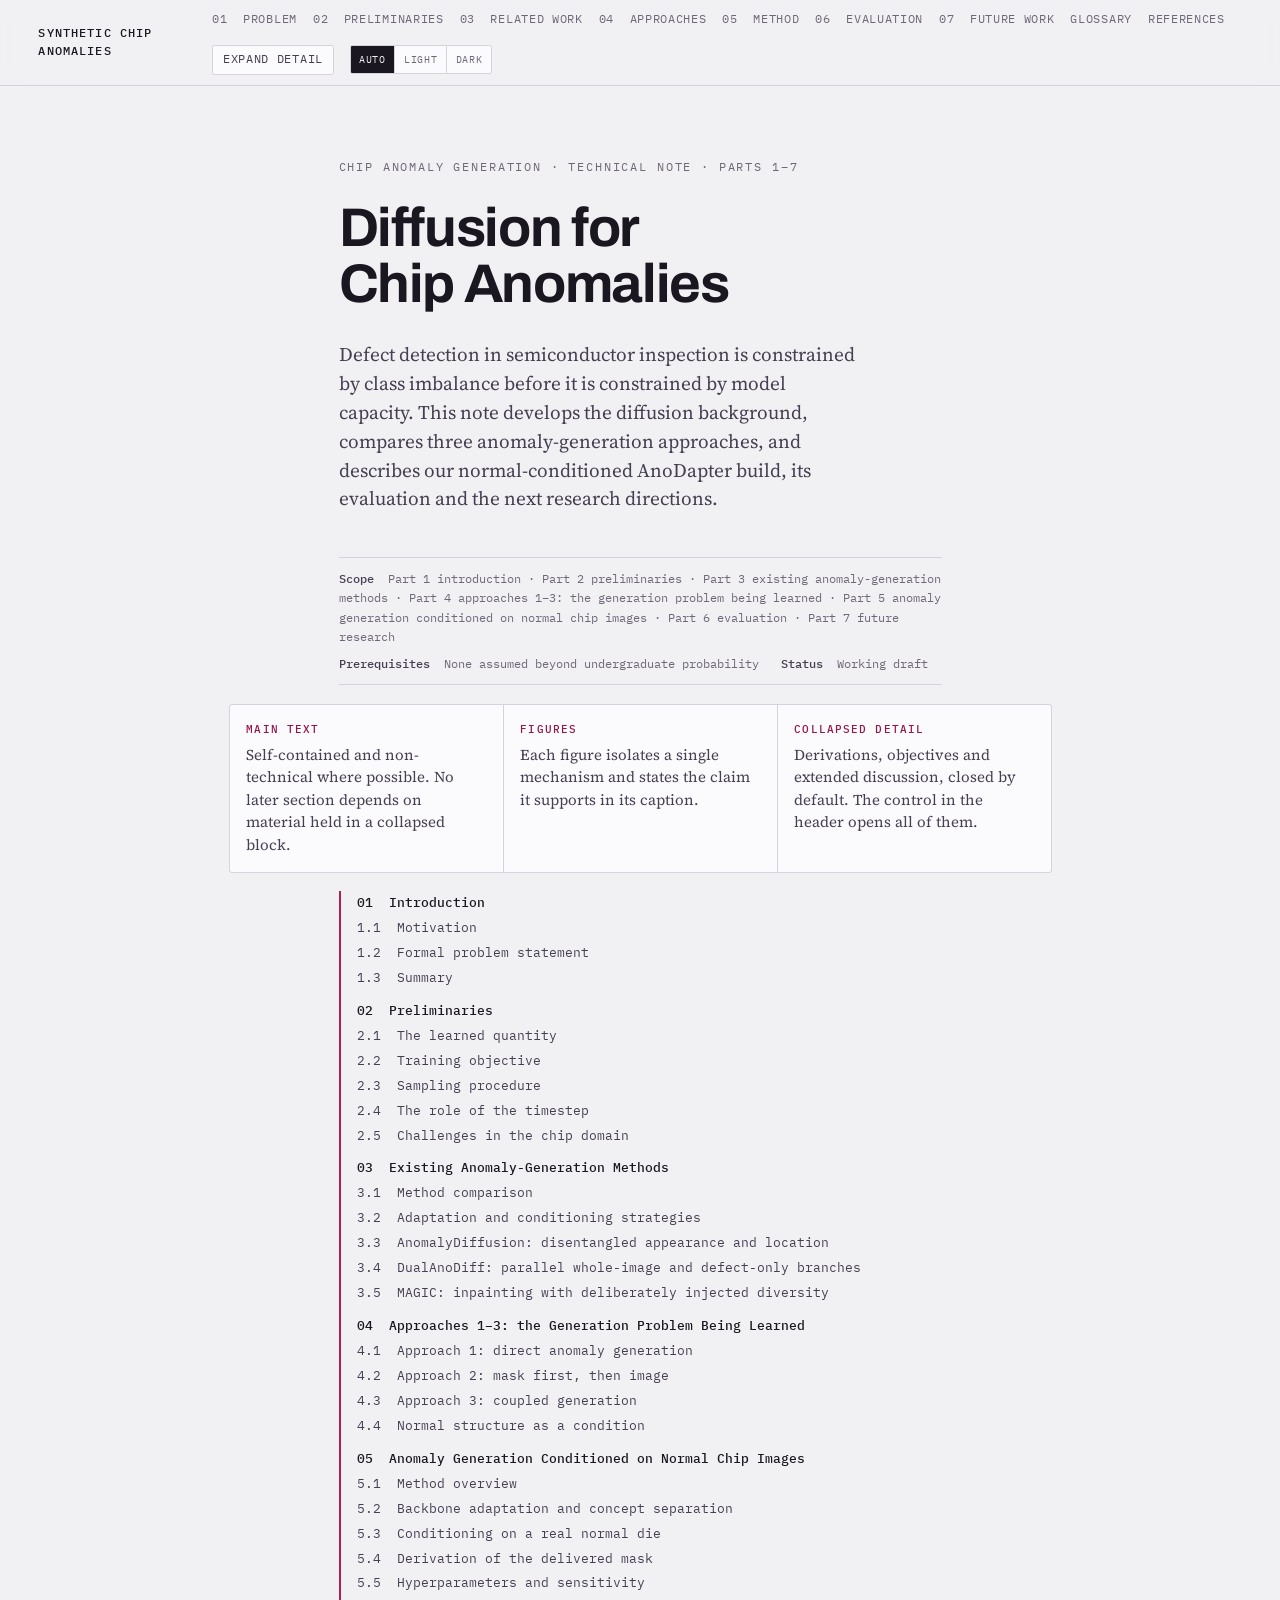
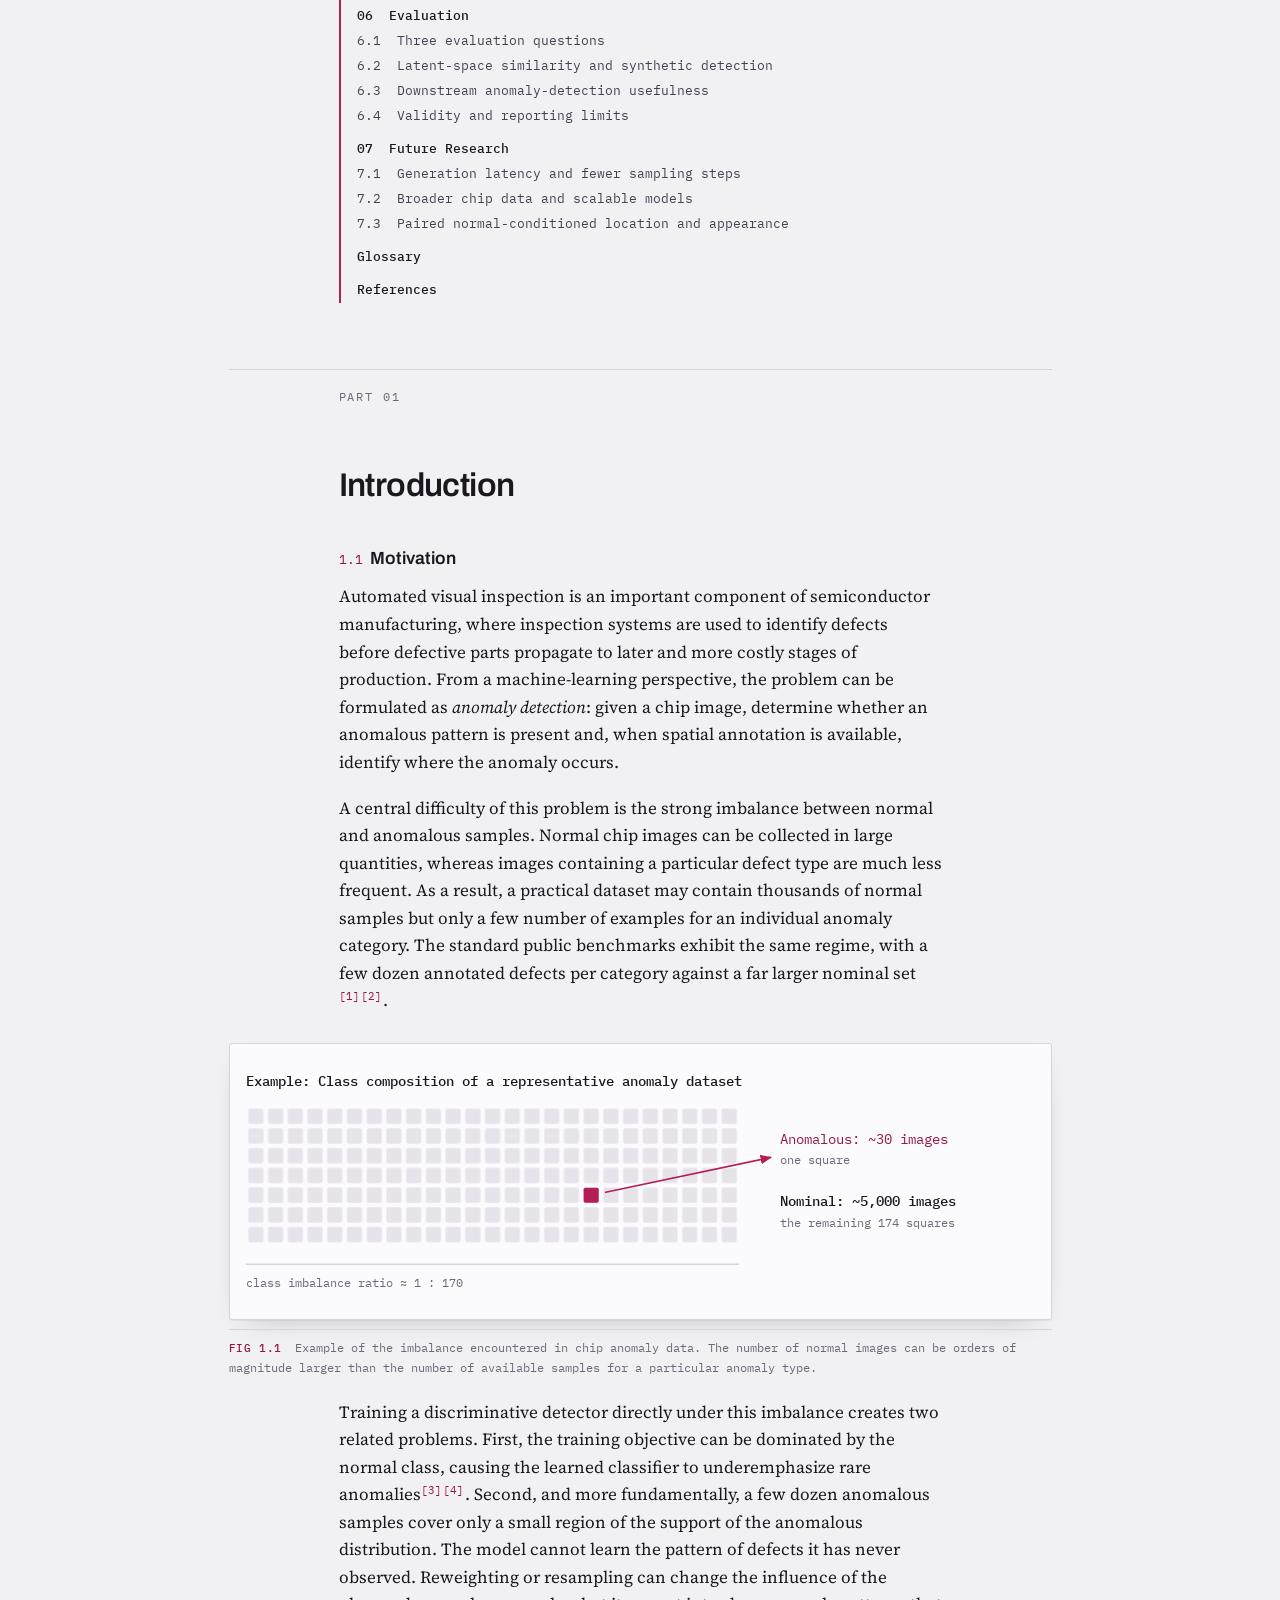
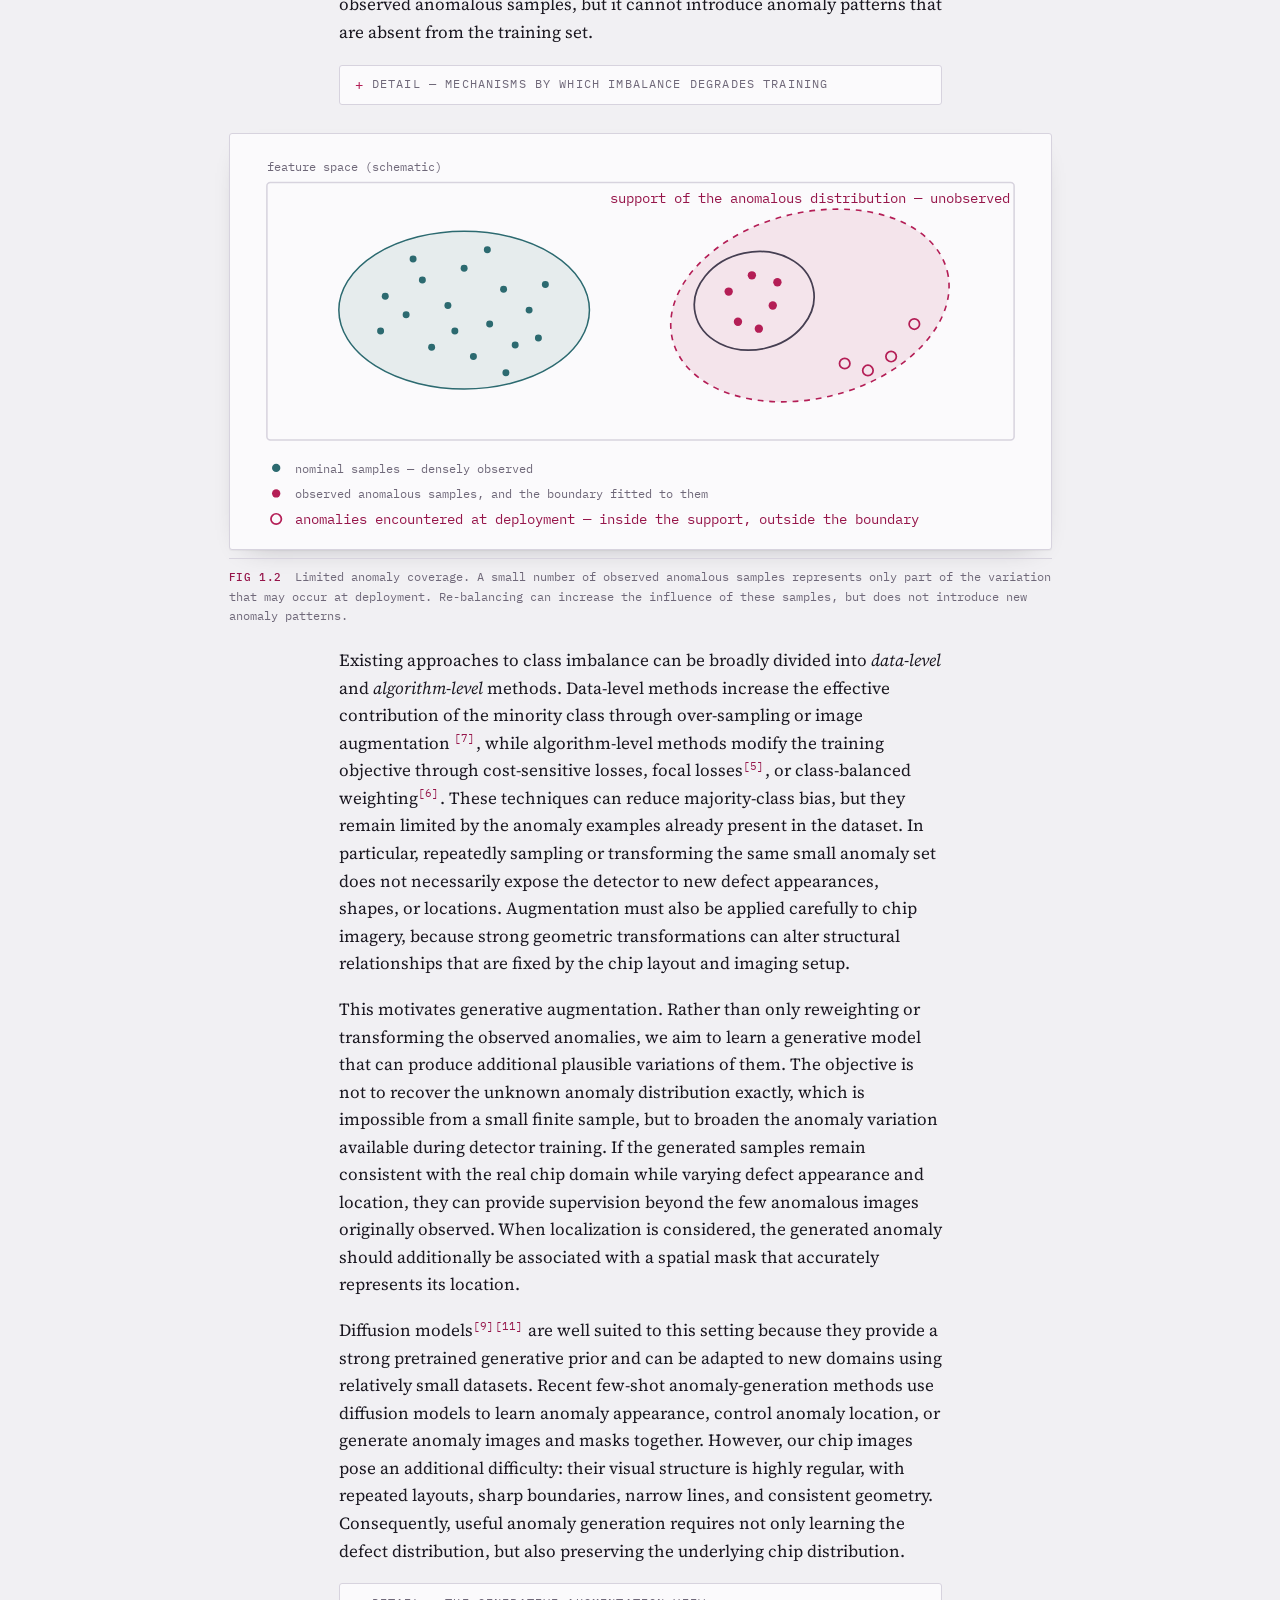
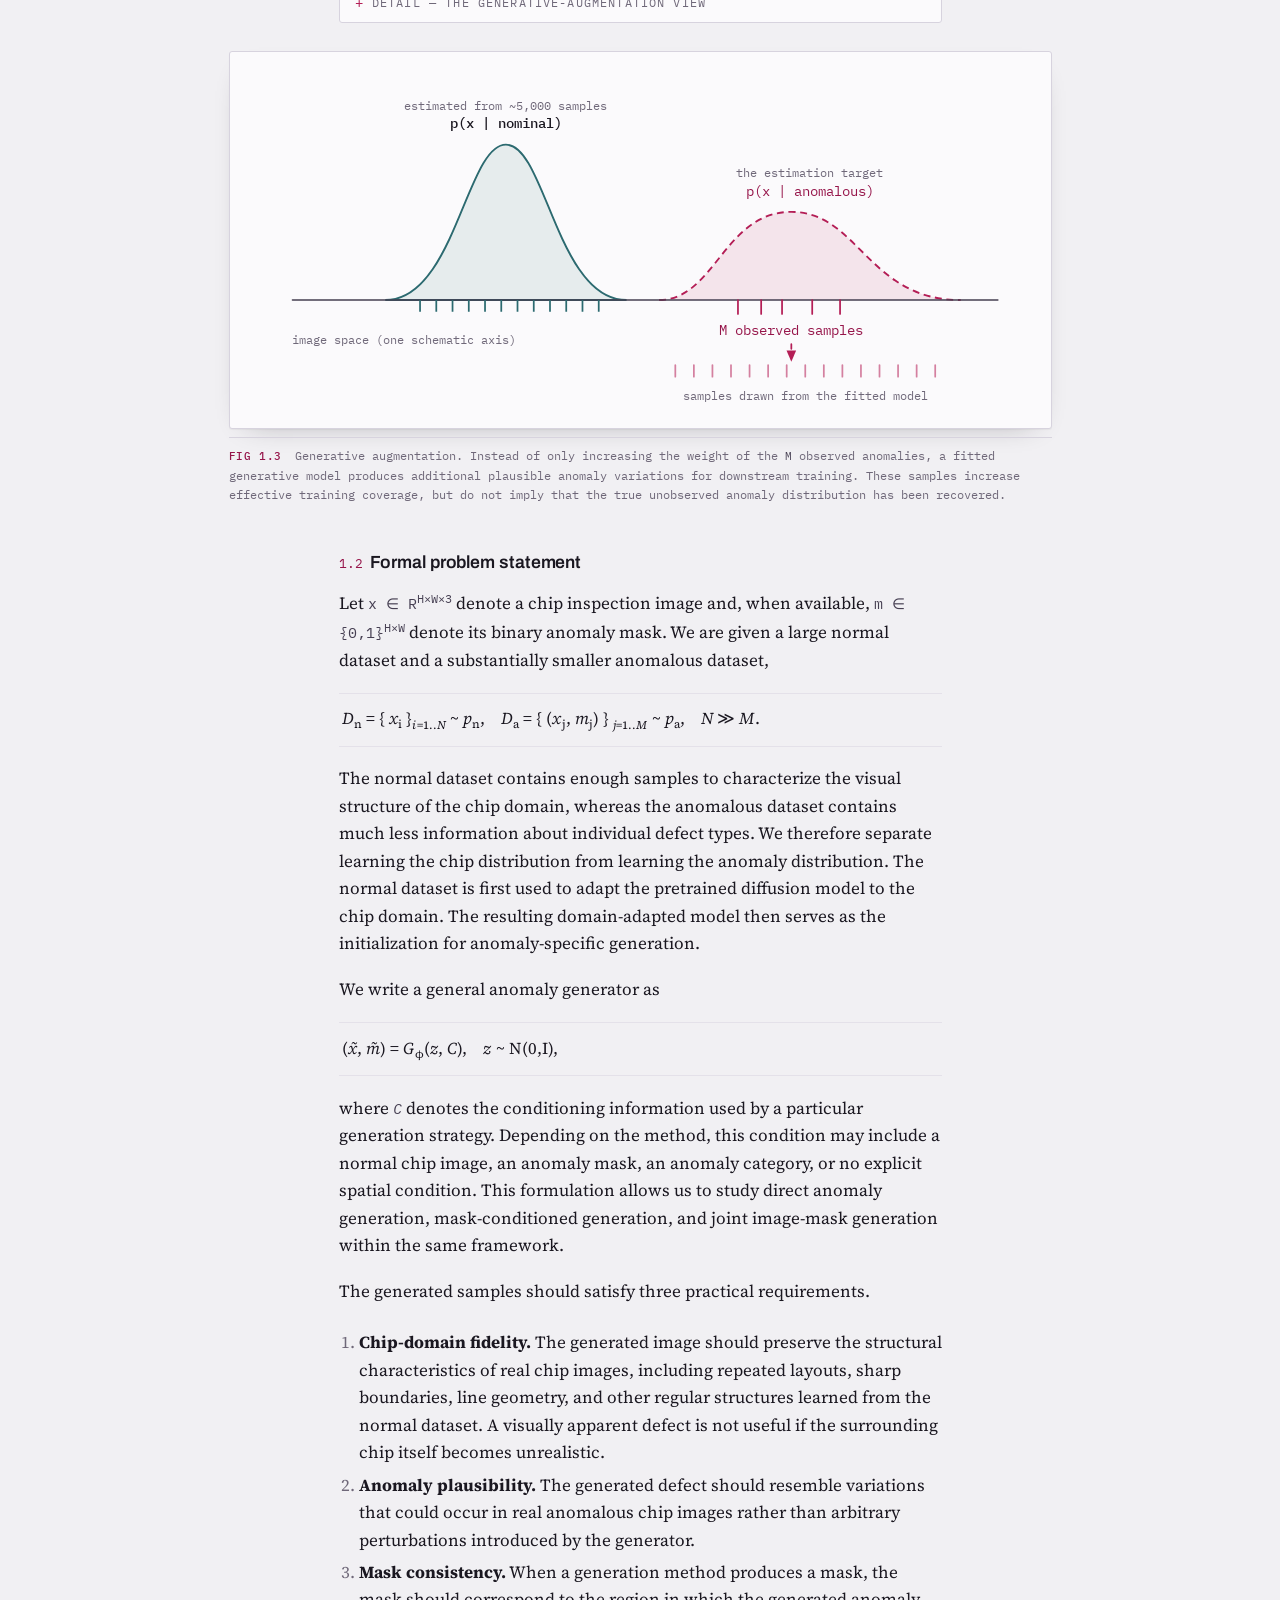
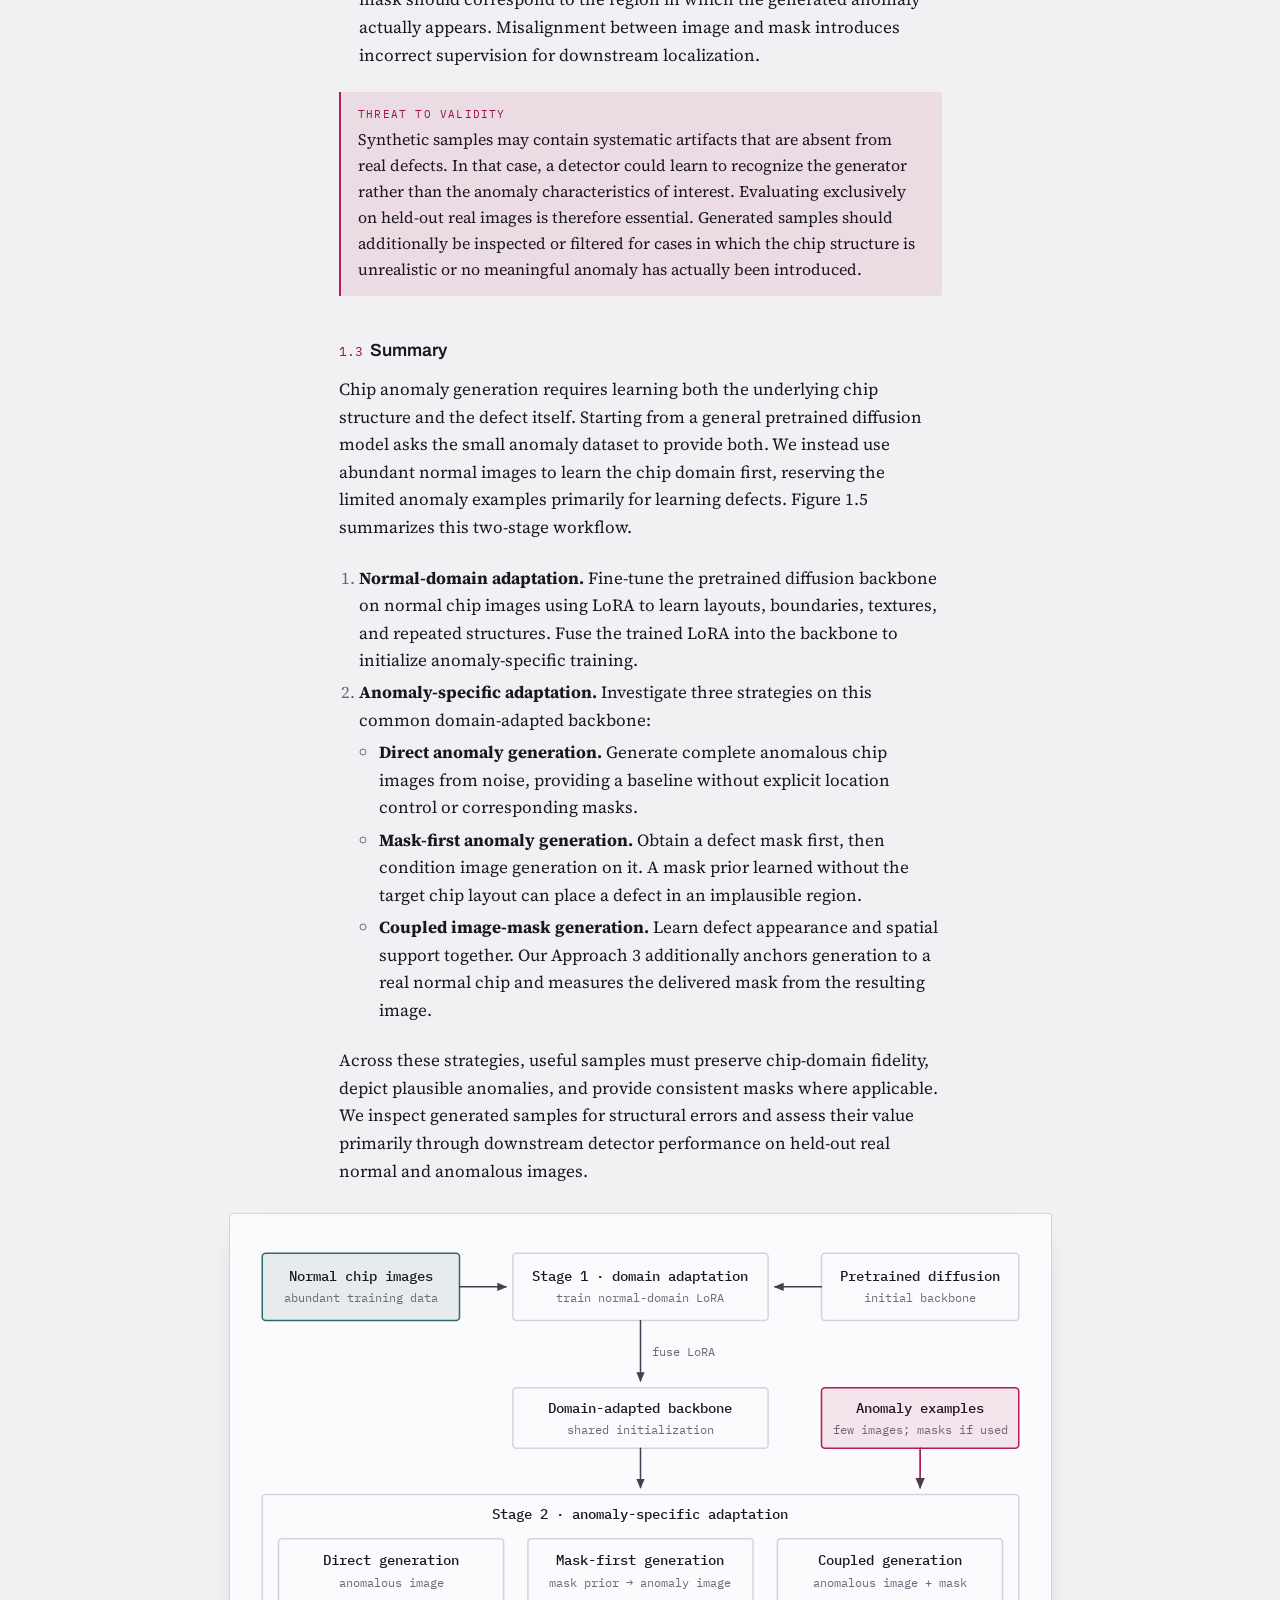
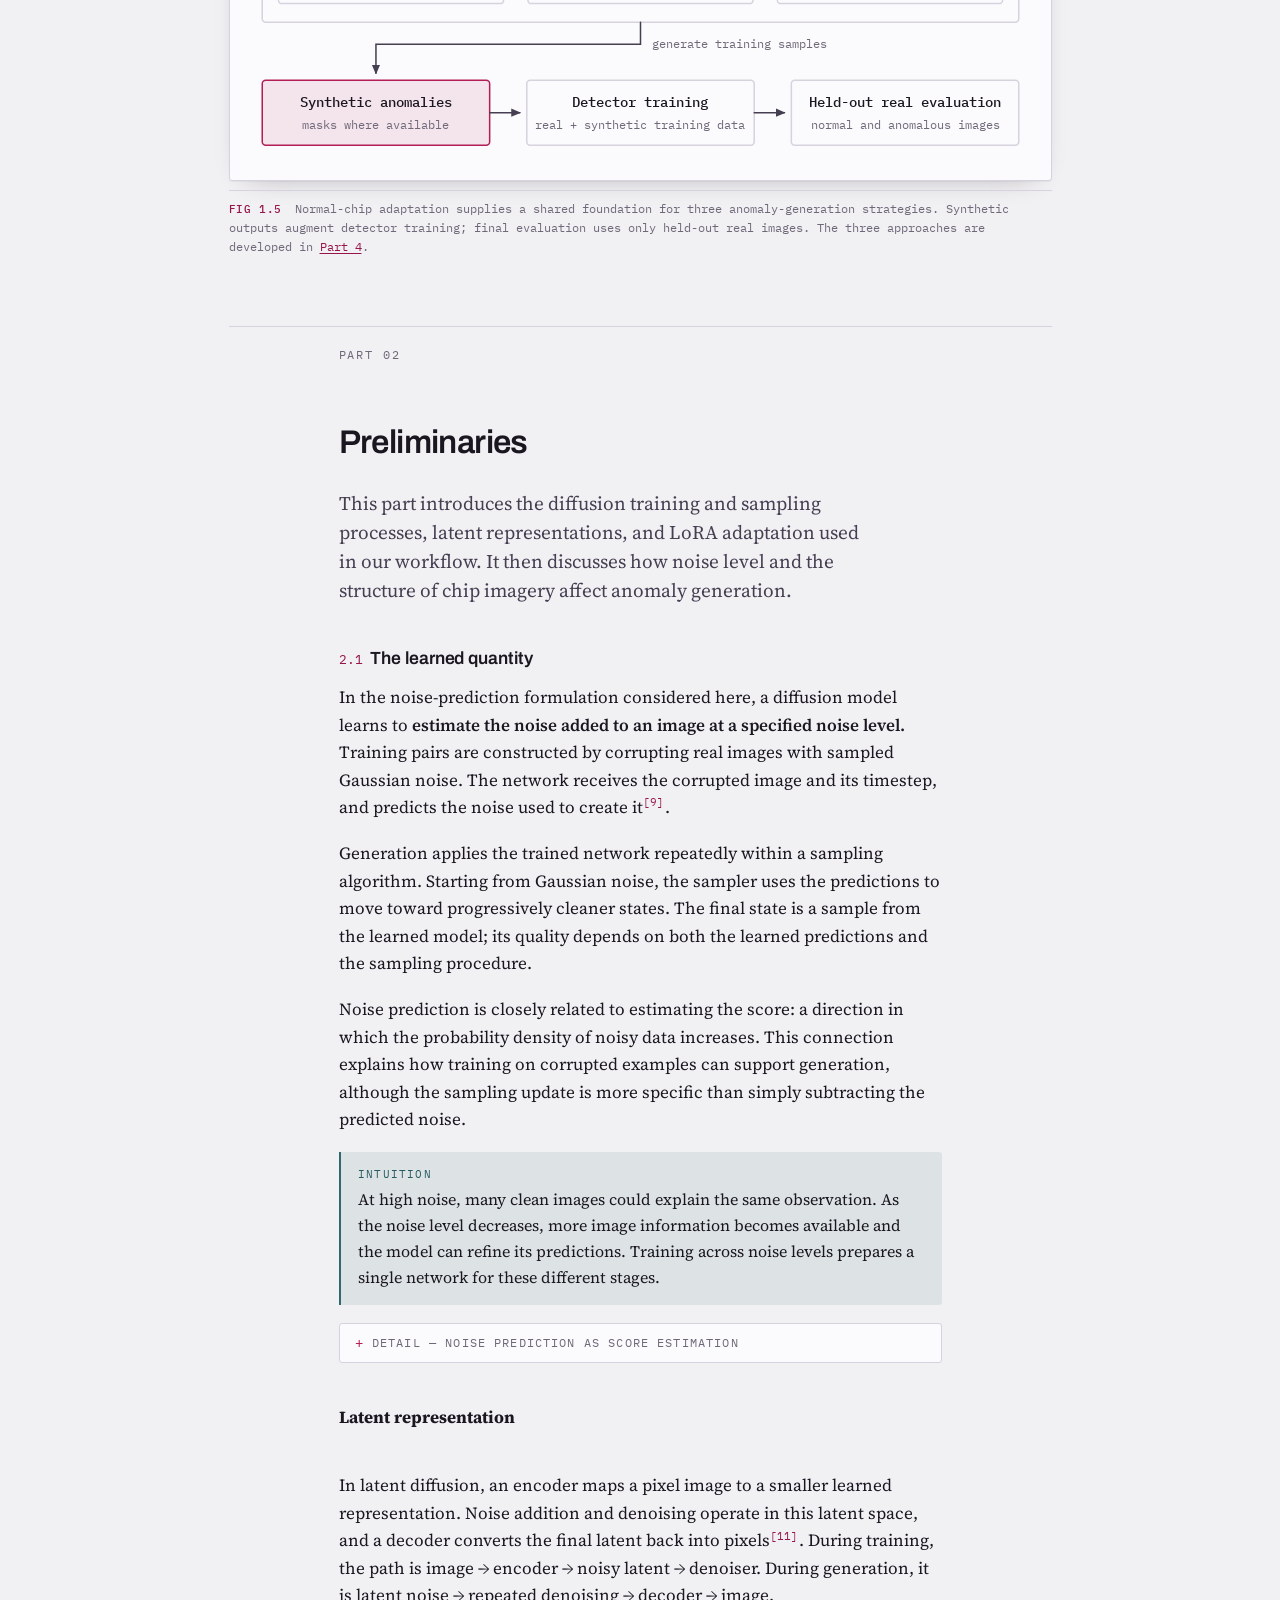
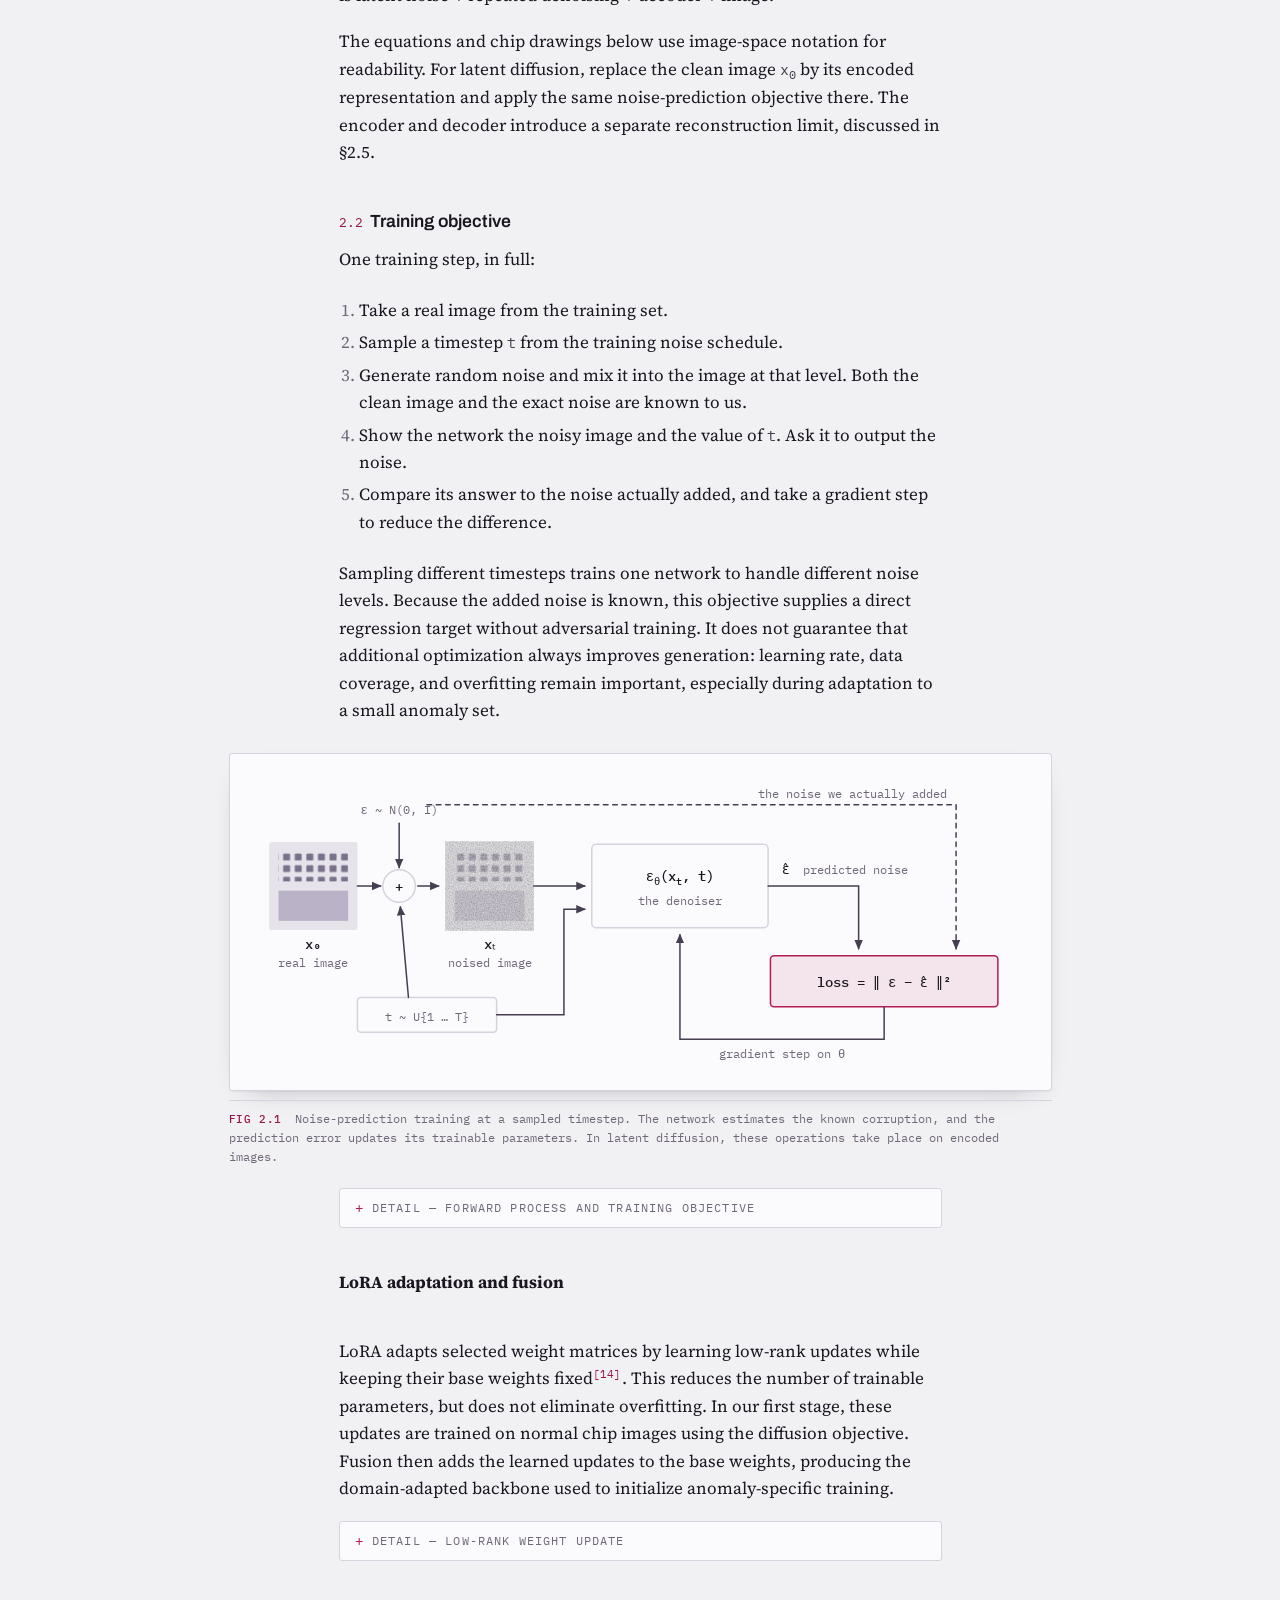
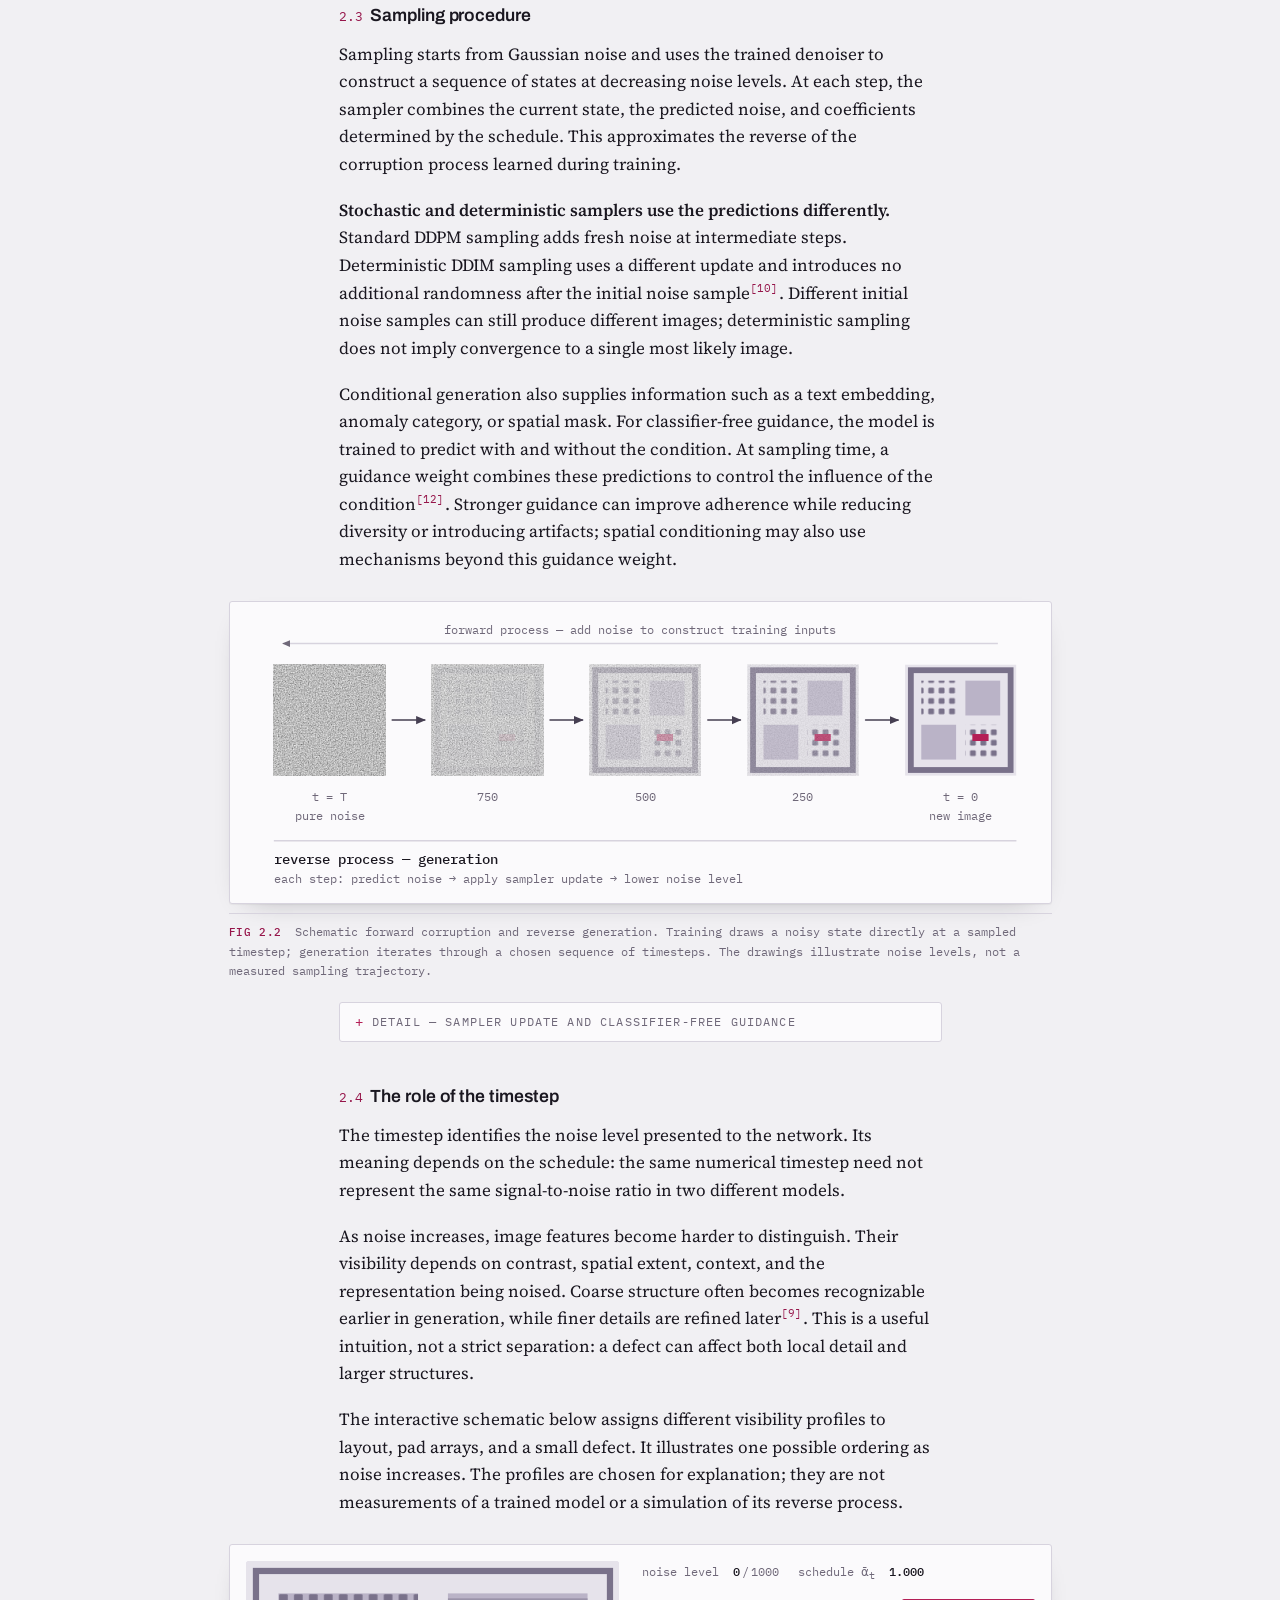
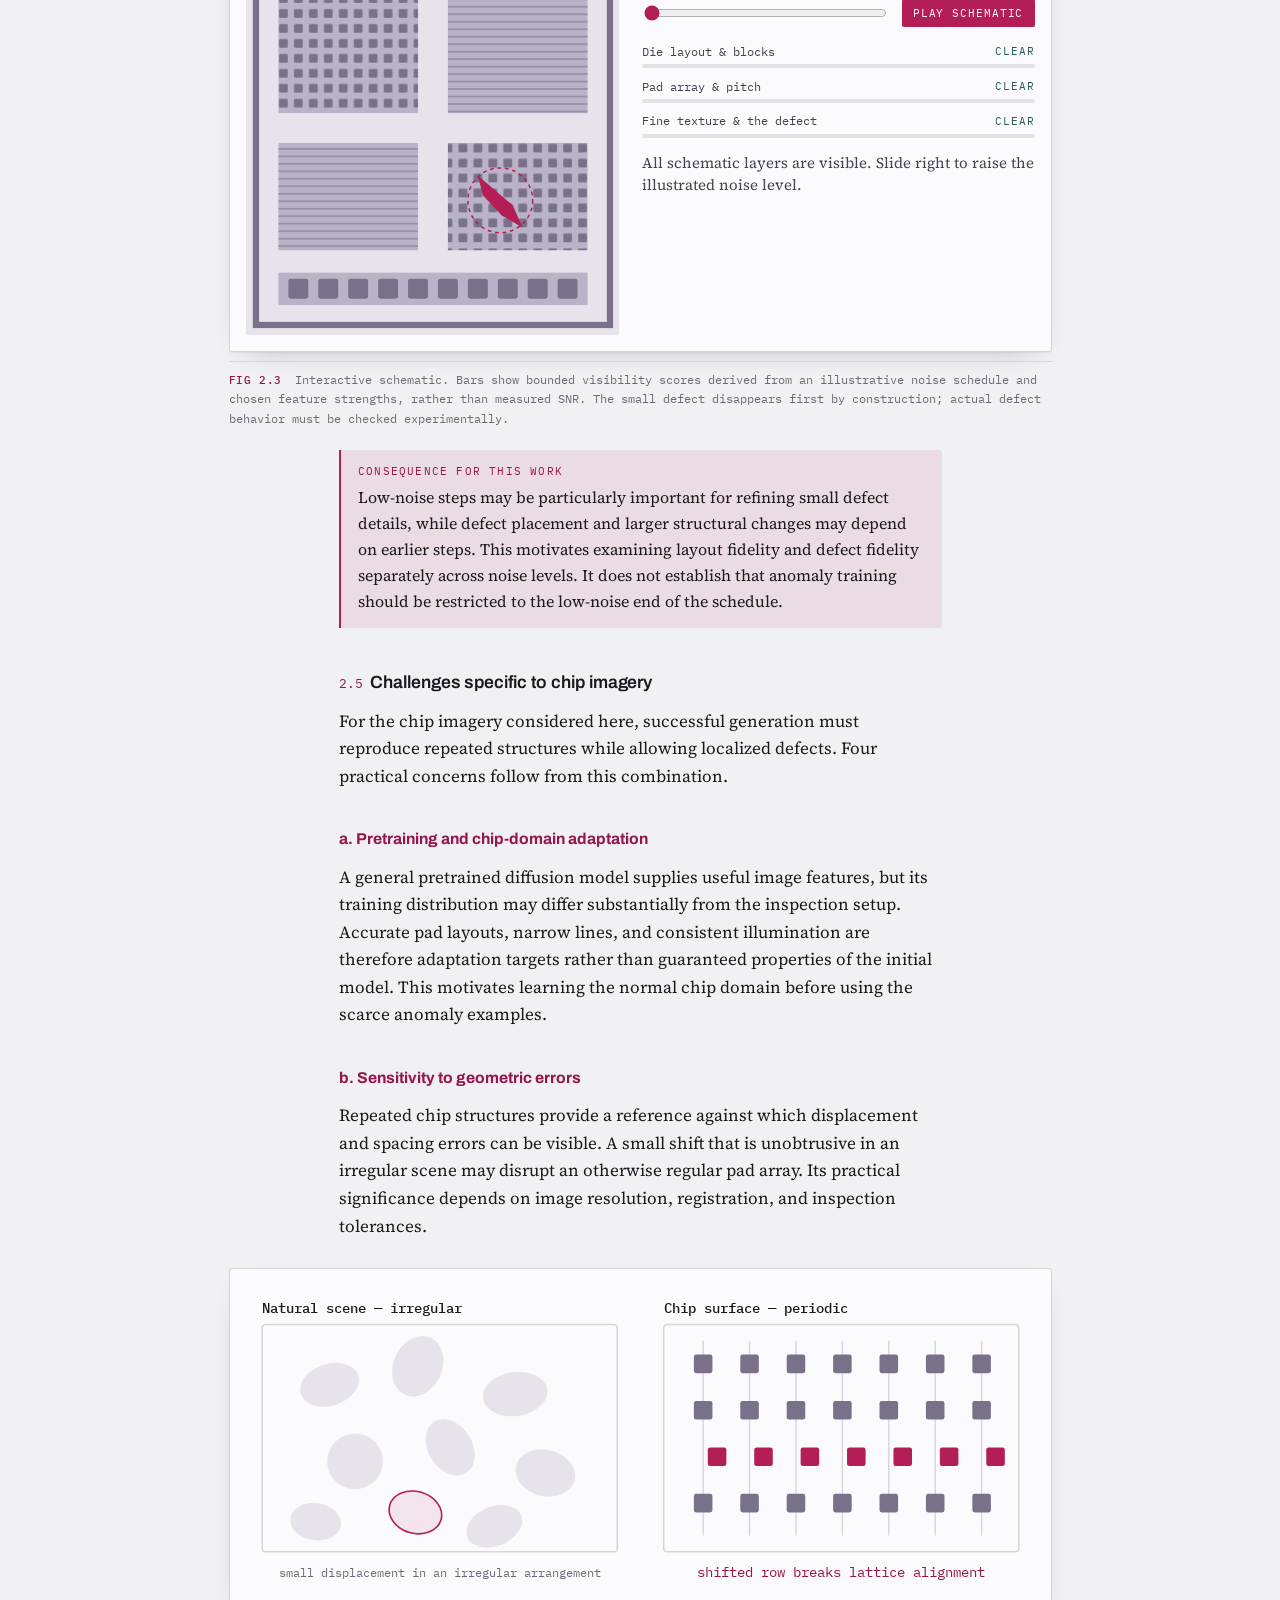
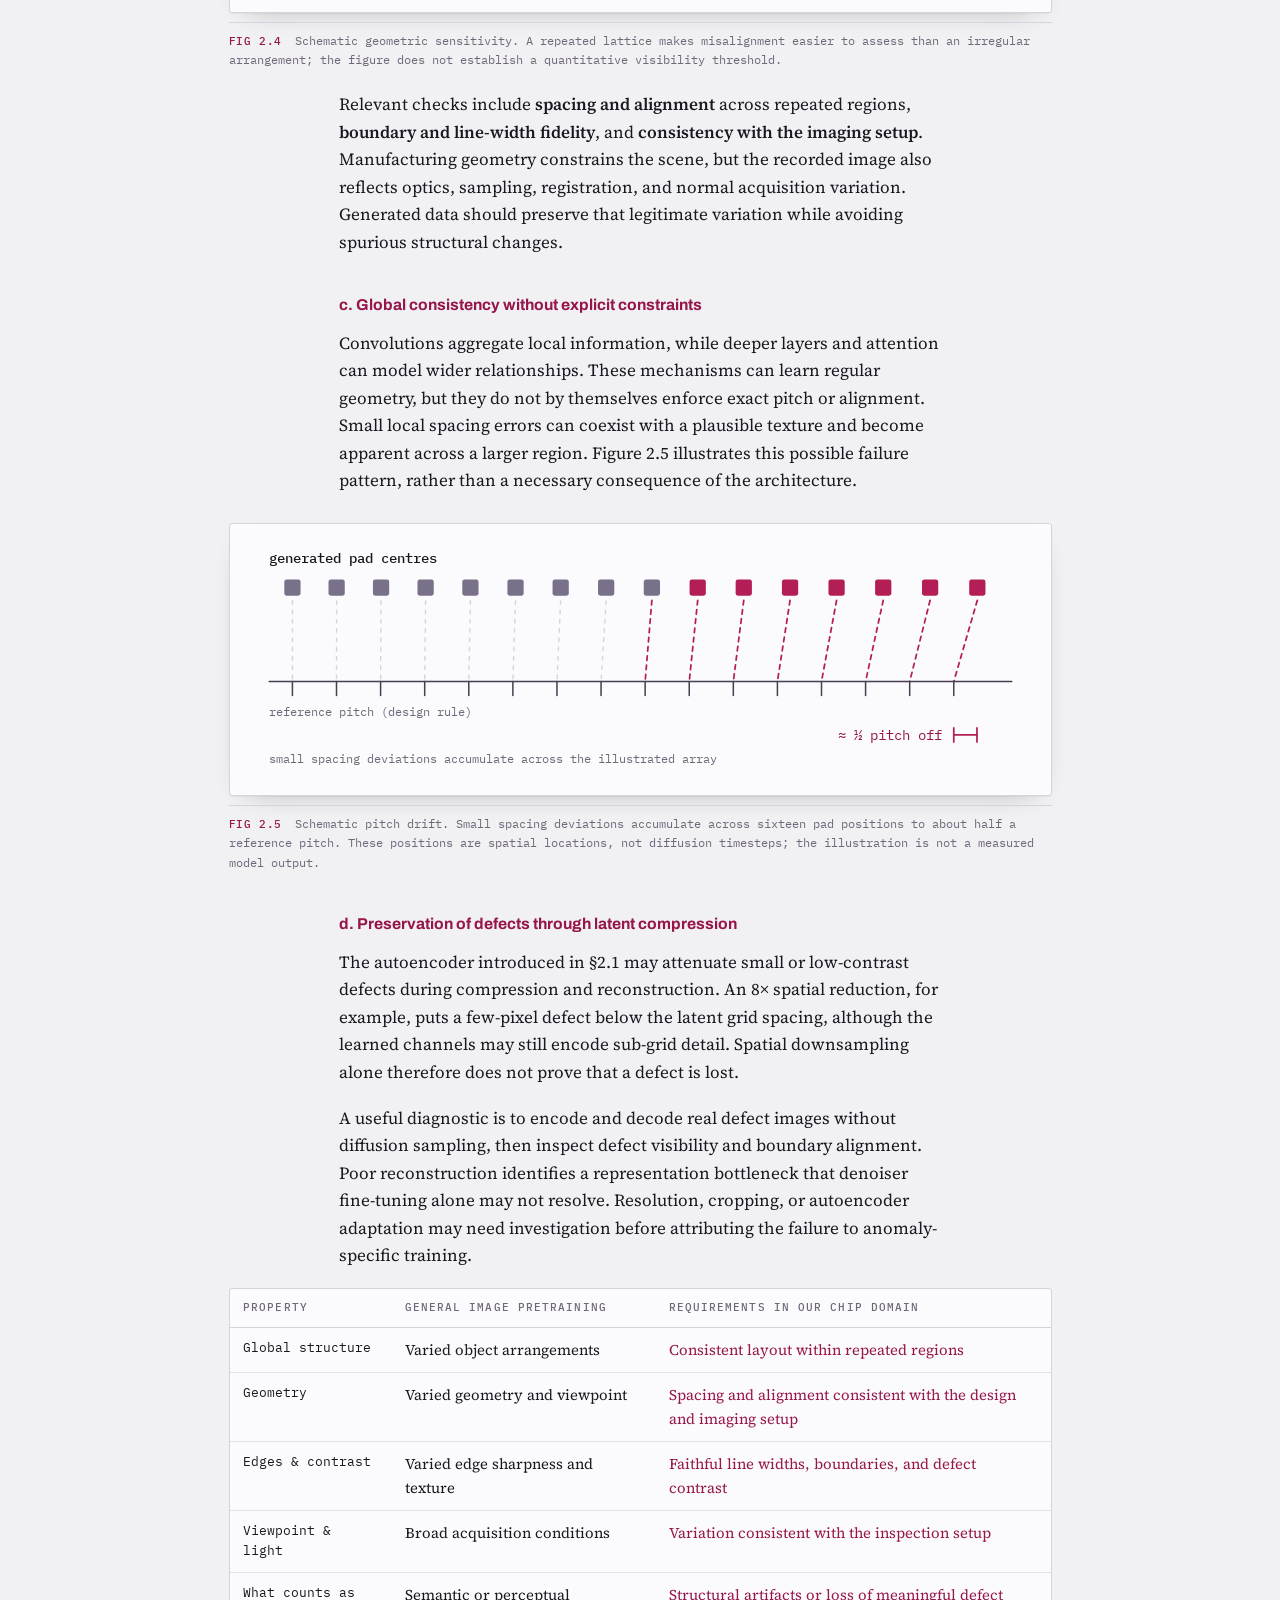
<file: r/rtstcbkldadgo7o9p88b/index.html>
<!DOCTYPE html>
<html lang="en">
<head>
<meta charset="utf-8">
<meta name="viewport" content="width=device-width, initial-scale=1">
<!-- Unlisted page: keep it out of search engines and don't leak this URL via Referer -->
<meta name="robots" content="noindex, nofollow, noarchive, nosnippet, noimageindex">
<meta name="referrer" content="no-referrer">
<title>Synthetic Chip Anomalies</title>
<link rel="preconnect" href="https://fonts.googleapis.com">
<link rel="preconnect" href="https://fonts.gstatic.com" crossorigin>
<link rel="stylesheet" href="https://fonts.googleapis.com/css2?family=Archivo:wght@500;600;700&family=IBM+Plex+Mono:wght@400;500&family=Source+Serif+4:ital,opsz,wght@0,8..60,400;0,8..60,600;1,8..60,400&display=swap">

<style>
/* ---------- tokens ---------- */
:root{
  --paper:#F1F0F3;
  --surface:#FBFAFC;
  --surface-2:#E6E3EB;
  --ink:#1A1720;
  --ink-2:#463F52;
  --muted:#6F6879;
  --rule:#D7D3DE;
  --rule-soft:#E4E1E9;
  --accent:#B41E56;
  --accent-ink:#96154A;
  --accent-wash:rgba(180,30,86,.10);
  --cool:#2C6A70;
  --cool-ink:#255A60;
  --cool-wash:rgba(44,106,112,.10);
  --chip-blk:#BAB3C7;
  --chip-pad:#79718A;
  --chip-hair:#978FA6;
  --on-accent:#FFFFFF;
  --bar-bg:rgba(241,240,243,.88);
  --nz-filter:none;
  color-scheme:light;
  --shadow:0 1px 1px rgba(26,23,32,.04), 0 10px 28px -20px rgba(26,23,32,.45);
  --display:"Archivo","Helvetica Neue",Arial,sans-serif;
  --body:"Source Serif 4",Georgia,"Times New Roman",serif;
  --mono:"IBM Plex Mono",ui-monospace,"SF Mono",Menlo,monospace;
}
@media (prefers-color-scheme:dark){
  :root:not([data-theme="light"]){
    --paper:#131118;
    --surface:#1B1922;
    --surface-2:#252131;
    --ink:#ECE8F1;
    --ink-2:#C4BDD0;
    --muted:#948CA2;
    --rule:#332E3F;
    --rule-soft:#282433;
    --accent:#FF6A98;
    --accent-ink:#FF8FB4;
    --accent-wash:rgba(255,106,152,.15);
    --cool:#6BB2B8;
    --cool-ink:#8AC6CB;
    --cool-wash:rgba(107,178,184,.15);
    --chip-blk:#3C3654;
    --chip-pad:#8078A0;
    --chip-hair:#615980;
    --on-accent:#26101A;
    --bar-bg:rgba(19,17,24,.88);
    --nz-filter:brightness(.46) contrast(1.2);
    color-scheme:dark;
    --shadow:0 1px 1px rgba(0,0,0,.4), 0 14px 34px -22px rgba(0,0,0,.9);
  }
}
:root[data-theme="dark"]{
  --paper:#131118;
  --surface:#1B1922;
  --surface-2:#252131;
  --ink:#ECE8F1;
  --ink-2:#C4BDD0;
  --muted:#948CA2;
  --rule:#332E3F;
  --rule-soft:#282433;
  --accent:#FF6A98;
  --accent-ink:#FF8FB4;
  --accent-wash:rgba(255,106,152,.15);
  --cool:#6BB2B8;
  --cool-ink:#8AC6CB;
  --cool-wash:rgba(107,178,184,.15);
  --chip-blk:#3C3654;
  --chip-pad:#8078A0;
  --chip-hair:#615980;
  --on-accent:#26101A;
  --bar-bg:rgba(19,17,24,.88);
  --nz-filter:brightness(.46) contrast(1.2);
  color-scheme:dark;
  --shadow:0 1px 1px rgba(0,0,0,.4), 0 14px 34px -22px rgba(0,0,0,.9);
}

/* ---------- base ---------- */
*{box-sizing:border-box}
body{
  margin:0;
  background:var(--paper);
  color:var(--ink);
  font-family:var(--body);
  font-size:17px;
  line-height:1.62;
  -webkit-font-smoothing:antialiased;
}
::selection{background:var(--accent-wash)}
a{color:var(--accent-ink);text-underline-offset:.18em;text-decoration-thickness:.06em}
:focus-visible{outline:2px solid var(--accent);outline-offset:3px;border-radius:2px}

/* ---------- masthead bar ---------- */
.bar{
  position:sticky;top:0;z-index:20;
  display:flex;align-items:center;gap:1.25rem;
  padding:.62rem clamp(1rem,4vw,2.4rem);
  background:var(--paper);
  background:var(--bar-bg);
  backdrop-filter:blur(10px);
  border-bottom:1px solid var(--rule);
  font-family:var(--mono);font-size:.72rem;
  letter-spacing:.06em;text-transform:uppercase;
}
.bar-name{color:var(--ink);font-weight:500;letter-spacing:.1em}
.bar nav{display:flex;gap:1rem;margin-left:auto;align-items:center;flex-wrap:wrap}
.bar nav a{color:var(--muted);text-decoration:none}
.bar nav a:hover{color:var(--accent-ink)}
.bar button{
  font:inherit;letter-spacing:.06em;text-transform:uppercase;
  background:var(--surface);color:var(--ink-2);
  border:1px solid var(--rule);border-radius:2px;
  padding:.3rem .6rem;cursor:pointer;
}
.bar button:hover{border-color:var(--accent);color:var(--accent-ink)}

/* theme switch: auto / light / dark */
.themeswitch{
  display:inline-flex;align-items:stretch;
  border:1px solid var(--rule);border-radius:2px;
  overflow:hidden;background:var(--surface);
}
.bar .tsw{
  font-family:var(--mono);font-size:.65rem;letter-spacing:.08em;text-transform:uppercase;
  background:transparent;color:var(--muted);
  border:0;border-right:1px solid var(--rule);border-radius:0;
  padding:.34rem .52rem;cursor:pointer;line-height:1.5;
}
.bar .tsw:last-child{border-right:0}
.bar .tsw:hover{color:var(--ink);background:var(--surface-2);border-color:var(--rule)}
.bar .tsw[aria-pressed="true"]{background:var(--ink);color:var(--paper)}
.bar .tsw[aria-pressed="true"]:hover{background:var(--ink);color:var(--paper)}

@media (max-width:600px){
  .bar{gap:.7rem;padding:.5rem 1rem}
  .bar nav a{display:none}
  .bar-name{font-size:.66rem}
}
@media (max-width:430px){
  #mathToggle{display:none}
}

/* ---------- document grid ---------- */
.doc{
  display:grid;
  grid-template-columns:
    [full-start] minmax(1rem,1fr)
    [wide-start] minmax(0,110px)
    [text-start] min(100% - 2rem, 67ch)
    [text-end] minmax(0,110px)
    [wide-end] minmax(1rem,1fr)
    [full-end];
  row-gap:1.15rem;
  padding:clamp(2rem,6vw,4.5rem) 0 5rem;
}
.doc > *,
.doc > section > *{grid-column:text}
.doc > .wide,
.doc > section > .wide{grid-column:wide}
section{display:contents}
dl{margin:0}

/* ---------- type ---------- */
.eyebrow{
  font-family:var(--mono);font-size:.72rem;letter-spacing:.16em;
  text-transform:uppercase;color:var(--muted);
}
h1{
  font-family:var(--display);font-weight:700;
  font-size:clamp(2.3rem,6vw,3.4rem);line-height:1.03;
  letter-spacing:-.025em;text-wrap:balance;margin:.35rem 0 0;
}
.standfirst{
  font-size:1.2rem;line-height:1.5;color:var(--ink-2);
  max-width:52ch;margin-top:.6rem;
}
h2{
  font-family:var(--display);font-weight:600;
  font-size:clamp(1.55rem,3.4vw,2.05rem);line-height:1.12;
  letter-spacing:-.018em;text-wrap:balance;
  margin:2.6rem 0 0;scroll-margin-top:4.5rem;
}
h3{
  font-family:var(--display);font-weight:600;font-size:1.1rem;
  line-height:1.3;letter-spacing:-.005em;
  margin:1.6rem 0 -.35rem;scroll-margin-top:4.5rem;
}
h3 .num{
  font-family:var(--mono);font-weight:400;font-size:.8rem;
  color:var(--accent-ink);margin-right:.55em;letter-spacing:.02em;
}
.part-rule{
  border:0;border-top:1px solid var(--rule);
  margin:3rem 0 0;grid-column:wide;
}
p{margin:0}
strong{font-weight:600}
em{font-style:italic}
ul,ol{margin:0;padding-left:1.25rem}
li{margin:.3rem 0}
li::marker{color:var(--muted)}

/* ---------- header meta ---------- */
.meta{
  display:flex;flex-wrap:wrap;gap:.5rem 1.4rem;
  font-family:var(--mono);font-size:.74rem;color:var(--muted);
  border-top:1px solid var(--rule);border-bottom:1px solid var(--rule);
  padding:.7rem 0;margin-top:1.6rem;
}
.meta b{color:var(--ink-2);font-weight:500}

/* ---------- lanes card ---------- */
.lanes{
  display:grid;grid-template-columns:repeat(auto-fit,minmax(180px,1fr));
  gap:1px;background:var(--rule);border:1px solid var(--rule);
  border-radius:3px;overflow:hidden;
}
.lane{background:var(--surface);padding:.95rem 1.05rem}
.lane h4{
  font-family:var(--mono);font-size:.7rem;letter-spacing:.1em;
  text-transform:uppercase;color:var(--accent-ink);
  margin:0 0 .35rem;font-weight:500;
}
.lane p{font-size:.94rem;line-height:1.5;color:var(--ink-2)}

/* ---------- table of contents ---------- */
.toc{
  font-family:var(--mono);font-size:.82rem;line-height:1.9;
  border-left:2px solid var(--accent);padding-left:1rem;
}
.toc a{color:var(--ink-2);text-decoration:none;display:block}
.toc a:hover{color:var(--accent-ink)}
.toc .toc-part{color:var(--ink);font-weight:500;margin-top:.5rem}
.toc .toc-part:first-child{margin-top:0}

/* current page in the masthead: marked, not linked away */
.bar nav a[aria-current="page"]{
  color:var(--ink);
  border-bottom:1px solid var(--ink);
  padding-bottom:2px;
}
a.bar-name{text-decoration:none;color:var(--ink)}
a.bar-name:hover{text-decoration:underline;text-underline-offset:.22em}

/* a part page's own contents sit under its title */
.toc-local{margin-top:.35rem}

/* ---------- callouts ---------- */
.plain{
  background:var(--cool-wash);
  border-left:2px solid var(--cool);
  padding:.85rem 1.1rem;border-radius:0 3px 3px 0;
}
.plain .tag{
  display:block;font-family:var(--mono);font-size:.68rem;
  letter-spacing:.11em;text-transform:uppercase;color:var(--cool-ink);
  margin-bottom:.25rem;
}
.plain p{font-size:1rem;color:var(--ink)}

.flag{
  background:var(--accent-wash);
  border-left:2px solid var(--accent);
  padding:.85rem 1.1rem;border-radius:0 3px 3px 0;
}
.flag .tag{
  display:block;font-family:var(--mono);font-size:.68rem;
  letter-spacing:.11em;text-transform:uppercase;color:var(--accent-ink);
  margin-bottom:.25rem;
}
.flag p{font-size:1rem}

/* ---------- math disclosure ---------- */
details.math{
  border:1px solid var(--rule);border-radius:3px;
  background:var(--surface);
}
details.math > summary{
  cursor:pointer;list-style:none;
  font-family:var(--mono);font-size:.72rem;letter-spacing:.1em;
  text-transform:uppercase;color:var(--muted);
  padding:.6rem .95rem;display:flex;align-items:center;gap:.5rem;
}
details.math > summary::-webkit-details-marker{display:none}
details.math > summary::before{
  content:"+";font-size:.9rem;color:var(--accent);line-height:1;
}
details.math[open] > summary::before{content:"\2212"}
details.math > summary:hover{color:var(--accent-ink)}
details.math .math-body{
  padding:0 .95rem 1rem;font-size:.98rem;color:var(--ink-2);
  display:flex;flex-direction:column;gap:.75rem;
}
details.math .math-body p{font-size:.98rem}

.eq{
  font-family:var(--body);font-size:1.04rem;color:var(--ink);
  padding:.55rem .2rem;overflow-x:auto;line-height:2;
  border-top:1px solid var(--rule-soft);border-bottom:1px solid var(--rule-soft);
}
.eq i{font-style:italic;padding-right:.02em}
.eq sub,.eq sup{font-size:.7em}
.bar-over{text-decoration:overline;text-decoration-thickness:.055em}
.sqrt{white-space:nowrap}
.sqrt::before{content:"\221A";margin-right:-.06em}
.sqrt > span{border-top:1px solid currentColor;padding:.05em .15em 0}
code,.mono{font-family:var(--mono);font-size:.88em;color:var(--ink-2)}

/* ---------- figures ---------- */
figure{margin:.6rem 0 .2rem;display:flex;flex-direction:column;gap:.55rem}
figcaption{
  font-family:var(--mono);font-size:.76rem;line-height:1.6;color:var(--muted);
  border-top:1px solid var(--rule);padding-top:.5rem;
}
figcaption b{
  color:var(--accent-ink);font-weight:500;letter-spacing:.06em;
  text-transform:uppercase;font-size:.68rem;margin-right:.55em;
}
.figframe{
  background:var(--surface);border:1px solid var(--rule);
  border-radius:3px;padding:1rem;overflow-x:auto;box-shadow:var(--shadow);
}

/* ---------- svg diagram styling ---------- */
.dg{display:block;width:100%;height:auto;min-width:460px}
.dg text{font-family:var(--mono);font-size:12px;fill:var(--ink-2)}
.dg .sm{font-size:10.5px;fill:var(--muted)}
.dg .em{fill:var(--ink);font-weight:500}
.dg .ac{fill:var(--accent-ink)}
.dg .box{fill:var(--surface);stroke:var(--rule);stroke-width:1.3}
.dg .box-a{fill:var(--accent-wash);stroke:var(--accent);stroke-width:1.3}
.dg .box-c{fill:var(--cool-wash);stroke:var(--cool);stroke-width:1.3}
.dg .ln{stroke:var(--ink-2);stroke-width:1.3;fill:none;stroke-linecap:round}
.dg .ln-mut{stroke:var(--rule);stroke-width:1.2;fill:none}
.dg .ln-a{stroke:var(--accent);stroke-width:1.5;fill:none;stroke-linecap:round}
.dg .ln-c{stroke:var(--cool);stroke-width:1.5;fill:none}
.dg .dash{stroke-dasharray:4 4}
.dg .ah{fill:var(--ink-2)}
.dg .ah-a{fill:var(--accent)}
.dg .cell{fill:var(--chip-pad)}
.dg .f-mut{fill:var(--surface-2)}
.dg .f-a{fill:var(--accent)}
.dg .f-c{fill:var(--cool)}
.dg .die{fill:var(--surface-2)}
.dg .seal{fill:none;stroke:var(--chip-pad);stroke-width:5}
.dg .blk{fill:var(--chip-blk)}
.dg .pad{fill:var(--chip-pad)}
.dg .hair{fill:var(--chip-hair)}
.dg .nz{filter:var(--nz-filter)}
.dg .defect{fill:var(--accent)}
.dg .defect-ring{fill:none;stroke:var(--accent);stroke-width:1.2;stroke-dasharray:3 3}

/* ---------- interactive timestep panel ---------- */
.tviz{
  display:grid;grid-template-columns:minmax(240px,1fr) minmax(240px,1.05fr);
  gap:1.4rem;align-items:start;
}
@media (max-width:640px){.tviz{grid-template-columns:1fr}}
.tviz .chipwrap{background:var(--surface-2);border-radius:3px;overflow:hidden}
.tviz .chipwrap .dg{min-width:0}
.tpanel{display:flex;flex-direction:column;gap:.9rem}
.tread{
  font-family:var(--mono);font-size:.78rem;color:var(--muted);
  display:flex;flex-wrap:wrap;gap:.15rem 1.2rem;
}
.tread b{color:var(--ink);font-weight:500;font-variant-numeric:tabular-nums}
.tctl{display:flex;align-items:center;gap:.8rem}
.tctl input[type=range]{flex:1;accent-color:var(--accent);min-width:120px}
.tctl button{
  font-family:var(--mono);font-size:.7rem;letter-spacing:.08em;
  text-transform:uppercase;background:var(--accent);color:var(--on-accent);
  border:0;border-radius:2px;padding:.45rem .7rem;cursor:pointer;white-space:nowrap;
}
.tctl button:hover{background:var(--accent-ink)}
.tlayers{display:flex;flex-direction:column;gap:.55rem}
.tlayer{display:grid;grid-template-columns:1fr auto;gap:.15rem .6rem;align-items:center}
.tlayer .nm{font-family:var(--mono);font-size:.76rem;color:var(--ink-2)}
.tlayer .st{
  font-family:var(--mono);font-size:.66rem;letter-spacing:.08em;
  text-transform:uppercase;color:var(--muted);
}
.tlayer .st[data-s="clear"]{color:var(--cool-ink)}
.tlayer .st[data-s="fading"]{color:var(--ink-2)}
.tlayer .st[data-s="gone"]{color:var(--accent-ink)}
.tlayer .track{
  grid-column:1 / -1;height:4px;background:var(--rule-soft);border-radius:2px;overflow:hidden;
}
.tlayer .fillbar{height:100%;background:var(--ink-2);width:100%}
.tlayer:last-child .fillbar{background:var(--accent)}
.tnote{font-size:.94rem;color:var(--ink-2);line-height:1.5}
@media (prefers-reduced-motion:reduce){*{scroll-behavior:auto}}

/* ---------- comparison table ---------- */
.tblwrap{overflow-x:auto;border:1px solid var(--rule);border-radius:3px;background:var(--surface)}
table{border-collapse:collapse;width:100%;min-width:540px;font-size:.93rem}
th,td{text-align:left;padding:.62rem .85rem;border-bottom:1px solid var(--rule-soft);vertical-align:top}
thead th{
  font-family:var(--mono);font-size:.68rem;letter-spacing:.1em;text-transform:uppercase;
  color:var(--muted);font-weight:500;border-bottom:1px solid var(--rule);
}
tbody tr:last-child td{border-bottom:0}
td:first-child{font-family:var(--mono);font-size:.8rem;color:var(--ink)}
td.req{color:var(--accent-ink)}

/* ---------- glossary ---------- */
.gloss{
  display:grid;grid-template-columns:repeat(auto-fit,minmax(240px,1fr));
  gap:.1rem 1.6rem;
}
.gloss div{padding:.6rem 0;border-top:1px solid var(--rule-soft)}
.gloss dt{
  font-family:var(--mono);font-size:.8rem;color:var(--ink);margin-bottom:.15rem;
}
.gloss dd{margin:0;font-size:.93rem;color:var(--ink-2);line-height:1.5}

/* ---------- footer ---------- */
.foot{
  font-family:var(--mono);font-size:.74rem;color:var(--muted);
  border-top:1px solid var(--rule);padding-top:.9rem;margin-top:2.4rem;line-height:1.8;
}

/* previous / next between standalone pages */
.partnav{
  display:grid;grid-template-columns:1fr 1fr;gap:1rem 1.5rem;
  border-top:1px solid var(--rule);
  margin-top:2.8rem;padding-top:1rem;
}
.partnav a{
  display:flex;flex-direction:column;gap:.15rem;
  text-decoration:none;color:var(--ink);
}
.partnav .dir{
  font-family:var(--mono);font-size:.68rem;letter-spacing:.11em;
  text-transform:uppercase;color:var(--muted);
}
.partnav .ttl{font-family:var(--display);font-weight:600;font-size:1.02rem}
.partnav a:hover .ttl{text-decoration:underline;text-underline-offset:.2em}
.partnav .next{text-align:right;align-items:flex-end}

/* numbered citations */
.cite{
  font-family:var(--mono);font-size:.62em;vertical-align:super;line-height:0;
  white-space:nowrap;text-decoration:none;color:var(--accent-ink);
  padding:0 .06em;
}
.cite::before{content:"\2060["}
.cite::after{content:"]"}
.cite:hover{text-decoration:underline}

/* reference list */
.reflist{list-style:none;padding:0;margin:0}
.reflist li{
  display:grid;grid-template-columns:2.6rem 1fr;gap:.1rem .5rem;
  padding:.55rem .4rem;border-top:1px solid var(--rule-soft);
  font-size:.93rem;line-height:1.5;scroll-margin-top:5rem;
}
.reflist li:first-child{border-top:0}
.reflist .rn{font-family:var(--mono);font-size:.8rem;color:var(--muted)}
.reflist .venue{color:var(--muted)}
.reflist li:target{background:var(--accent-wash);border-radius:2px}
.reflist .unver{color:var(--accent-ink);font-weight:400}
</style>
</head>
<body>

<header class="bar">
  <span class="bar-name">Synthetic Chip Anomalies</span>
  <nav>
    <a href="#part1">01 &nbsp;Problem</a>
    <a href="#part2">02 &nbsp;Preliminaries</a>
    <a href="#part3">03 &nbsp;Related work</a>
    <a href="#part4">04 &nbsp;Approaches</a>
    <a href="#part5">05 &nbsp;Method</a>
    <a href="#part6">06 &nbsp;Evaluation</a>
    <a href="#part7">07 &nbsp;Future work</a>
    <a href="#glossary">Glossary</a>
    <a href="#references">References</a>
    <button id="mathToggle" type="button" aria-pressed="false">Expand detail</button>
    <span class="themeswitch" role="group" aria-label="Colour theme">
      <button class="tsw" type="button" data-set="auto" aria-pressed="true">Auto</button>
      <button class="tsw" type="button" data-set="light" aria-pressed="false">Light</button>
      <button class="tsw" type="button" data-set="dark" aria-pressed="false">Dark</button>
    </span>
  </nav>
</header>

<main class="doc">

  <p class="eyebrow">Chip anomaly generation &middot; Technical note &middot; Parts 1&ndash;7</p>
  <h1>Diffusion for Chip Anomalies</h1>
  <p class="standfirst">Defect detection in semiconductor inspection is constrained by class imbalance before it is constrained by model capacity. This note develops the diffusion background, compares three anomaly-generation approaches, and describes our normal-conditioned AnoDapter build, its evaluation and the next research directions.</p>

  <div class="meta">
    <span><b>Scope</b> &nbsp;Part 1 introduction &middot; Part 2 preliminaries &middot; Part 3 existing anomaly-generation methods &middot; Part 4 approaches 1–3: the generation problem being learned &middot; Part 5 anomaly generation conditioned on normal chip images &middot; Part 6 evaluation &middot; Part 7 future research</span>
    <span><b>Prerequisites</b> &nbsp;None assumed beyond undergraduate probability</span>
    <span><b>Status</b> &nbsp;Working draft</span>
  </div>

  <div class="lanes wide">
    <div class="lane">
      <h4>Main text</h4>
      <p>Self-contained and non-technical where possible. No later section depends on material held in a collapsed block.</p>
    </div>
    <div class="lane">
      <h4>Figures</h4>
      <p>Each figure isolates a single mechanism and states the claim it supports in its caption.</p>
    </div>
    <div class="lane">
      <h4>Collapsed detail</h4>
      <p>Derivations, objectives and extended discussion, closed by default. The control in the header opens all of them.</p>
    </div>
  </div>

  <nav class="toc">
    <a class="toc-part" href="#part1">01 &nbsp;Introduction</a>
    <a href="#s11">1.1 &nbsp;Motivation</a>
    <a href="#s12">1.2 &nbsp;Formal problem statement</a>
    <a href="#s13">1.3 &nbsp;Summary</a>
    <a class="toc-part" href="#part2">02 &nbsp;Preliminaries</a>
    <a href="#s21">2.1 &nbsp;The learned quantity</a>
    <a href="#s22">2.2 &nbsp;Training objective</a>
    <a href="#s23">2.3 &nbsp;Sampling procedure</a>
    <a href="#s24">2.4 &nbsp;The role of the timestep</a>
    <a href="#s25">2.5 &nbsp;Challenges in the chip domain</a>
    <a class="toc-part" href="#part3">03 &nbsp;Existing Anomaly-Generation Methods</a>
    <a href="#s31">3.1 &nbsp;Method comparison</a>
    <a href="#s32">3.2 &nbsp;Adaptation and conditioning strategies</a>
    <a href="#s33">3.3 &nbsp;AnomalyDiffusion: disentangled appearance and location</a>
    <a href="#s34">3.4 &nbsp;DualAnoDiff: parallel whole-image and defect-only branches</a>
    <a href="#s35">3.5 &nbsp;MAGIC: inpainting with deliberately injected diversity</a>
    <a class="toc-part" href="#part4">04 &nbsp;Approaches 1–3: the Generation Problem Being Learned</a>
    <a href="#s41">4.1 &nbsp;Approach 1: direct anomaly generation</a>
    <a href="#s42">4.2 &nbsp;Approach 2: mask first, then image</a>
    <a href="#s43">4.3 &nbsp;Approach 3: coupled generation</a>
    <a href="#s44">4.4 &nbsp;Normal structure as a condition</a>
    <a class="toc-part" href="#part5">05 &nbsp;Anomaly Generation Conditioned on Normal Chip Images</a>
    <a href="#s51">5.1 &nbsp;Method overview</a>
    <a href="#s52">5.2 &nbsp;Backbone adaptation and concept separation</a>
    <a href="#s53">5.3 &nbsp;Conditioning on a real normal die</a>
    <a href="#s54">5.4 &nbsp;Derivation of the delivered mask</a>
    <a href="#s55">5.5 &nbsp;Hyperparameters and sensitivity</a>
    <a class="toc-part" href="#part6">06 &nbsp;Evaluation</a>
    <a href="#s61">6.1 &nbsp;Three evaluation questions</a>
    <a href="#s62">6.2 &nbsp;Latent-space similarity and synthetic detection</a>
    <a href="#s63">6.3 &nbsp;Downstream anomaly-detection usefulness</a>
    <a href="#s64">6.4 &nbsp;Validity and reporting limits</a>
    <a class="toc-part" href="#part7">07 &nbsp;Future Research</a>
    <a href="#s71">7.1 &nbsp;Generation latency and fewer sampling steps</a>
    <a href="#s72">7.2 &nbsp;Broader chip data and scalable models</a>
    <a href="#s73">7.3 &nbsp;Paired normal-conditioned location and appearance</a>
    <a class="toc-part" href="#glossary">Glossary</a>
    <a class="toc-part" href="#references">References</a>
  </nav>

  <hr class="part-rule">

  <!-- =================== PART 1 =================== -->
  <section>
    <p class="eyebrow">Part 01</p>
    <h2 id="part1" data-num="01" data-nav="Problem">Introduction</h2>

    <h3 id="s11"><span class="num">1.1</span>Motivation</h3>
    <p>Automated visual inspection is an important component of semiconductor manufacturing,
      where inspection systems are used to identify defects before defective parts propagate
      to later and more costly stages of production.
      From a machine-learning perspective, the problem can be formulated as <em>anomaly detection</em>:
      given a chip image, determine whether an anomalous pattern is present and,
      when spatial annotation is available, identify where the anomaly occurs.
    </p>

    <p>A central difficulty of this problem is the strong imbalance between normal and anomalous samples.
      Normal chip images can be collected in large quantities, whereas images containing a particular
      defect type are much less frequent. As a result, a practical dataset may contain thousands of normal samples
      but only a few number of examples for an individual anomaly category. The standard public benchmarks exhibit the same regime,
      with a few dozen annotated defects per category against a far larger nominal set
      <a class="cite" href="#r1">1</a><a class="cite" href="#r2">2</a>.
    </p>

    <figure class="wide">
      <div class="figframe">
        <svg class="dg" viewBox="0 0 680 210" role="img" aria-label="A grid of 175 squares representing about 5,000 nominal chip images, with a single highlighted square representing the roughly 30 defective images available.">
          <defs>
            <pattern id="f11cells" width="17" height="17" patternUnits="userSpaceOnUse" patternTransform="translate(0 6)">
              <rect x="2" y="2" width="13" height="13" rx="1.5" class="f-mut"/>
            </pattern>
            <marker id="f11ah" viewBox="0 0 8 8" refX="7" refY="4" markerWidth="6.5" markerHeight="6.5" orient="auto-start-reverse">
              <path class="ah-a" d="M0,.6 L8,4 L0,7.4 Z"/>
            </marker>
          </defs>
          <text x="0" y="22" class="em">Example: Class composition of a representative anomaly dataset</text>
          <rect x="0" y="40" width="425" height="119" fill="url(#f11cells)"/>
          <rect x="291" y="110" width="13" height="13" rx="1.5" class="f-a"/>
          <path class="ln-a" d="M310 114 L 452 84" marker-end="url(#f11ah)"/>
          <text x="460" y="72" class="ac">Anomalous: ~30 images</text>
          <text x="460" y="90" class="sm">one square</text>
          <text x="460" y="126" class="em">Nominal: ~5,000 images</text>
          <text x="460" y="144" class="sm">the remaining 174 squares</text>
          <line x1="0" y1="176" x2="425" y2="176" class="ln-mut"/>
          <text x="0" y="196" class="sm">class imbalance ratio &asymp; 1 : 170</text>
        </svg>
      </div>
      <figcaption><b>Fig 1.1</b> Example of the imbalance encountered in chip anomaly data. The number of normal images can be orders of magnitude larger than the number of available samples for a particular anomaly type.</figcaption>
    </figure>

    <p>Training a discriminative detector directly under this imbalance creates two related problems.
      First, the training objective can be dominated by the normal class, causing the learned classifier to underemphasize rare anomalies<a class="cite" href="#r3">3</a><a class="cite" href="#r4">4</a>.
      Second, and more fundamentally, a few dozen anomalous samples cover only a small region of the support of the anomalous distribution.
      The model cannot learn the pattern of defects it has never observed. Reweighting or resampling can change the influence of the observed anomalous samples, but it cannot introduce anomaly patterns that are absent from the training set.
    </p>

    <details class="math">
      <summary>Detail &mdash; mechanisms by which imbalance degrades training</summary>
      <div class="math-body">
        <p><b>Majority bias in the empirical objective.</b> With <span class="mono">N</span> normal and <span class="mono">M</span> anomalous samples, empirical risk minimization optimizes</p>
        <div class="eq">
          <i>R</i>(&theta;) = &pi;<sub>n</sub>&thinsp;<b>E</b><sub>n</sub>[&thinsp;&ell;(<i>f</i><sub>&theta;</sub>(<i>x</i>), n)&thinsp;] &nbsp;+&nbsp; &pi;<sub>a</sub>&thinsp;<b>E</b><sub>a</sub>[&thinsp;&ell;(<i>f</i><sub>&theta;</sub>(<i>x</i>), a)&thinsp;],
          &nbsp;&nbsp; &pi;<sub>a</sub> = <i>M</i>/(<i>N</i>+<i>M</i>)
        </div>
        <p>where <span class="mono">N >> M</span>, standard empirical risk minimization assigns substantially more total contribution to the normal class unless class balancing is introduced.
          Consequently, a model can obtain a low average training loss while still performing poorly on the anomalous class.
          This also makes aggregate accuracy an insufficient metric when the class ratio is highly skewed.
          Buda <em>et al.</em><a class="cite" href="#r3">3</a> show empirically across CNN architectures that the effect grows with the imbalance ratio and with task difficulty, and that accuracy is an inadequate metric in this regime. Johnson and Khoshgoftaar<a class="cite" href="#r4">4</a> survey the deep-learning literature on the same problem.
        </p>

        <p><b>Prior shift at the decision threshold.</b> A model trained under empirical prior <span class="mono">&pi;<sub>a</sub></span> and deployed under a different operating prior requires threshold correction; the learned scores are calibrated to the training prior, not the deployment one.</p>

        <p><b>Representation versus classifier.</b> Kang <em>et al.</em><a class="cite" href="#r8">8</a> decompose long-tailed recognition and find that imbalance harms the classifier far more than the learned representation, and that re-balancing the classifier alone recovers much of the loss. This motivates class balancing and classifier-level remedies for the first problem above, but such techniques still operate only on the examples already present in the dataset.</p>

        <p><b>What re-balancing cannot address.</b> Cost-sensitive losses<a class="cite" href="#r5">5</a><a class="cite" href="#r6">6</a>,
          over-sampling and SMOTE-style interpolation<a class="cite" href="#r7">7</a> all modify the effective class prior.
          None enlarges the <em>support</em> of the empirical anomalous distribution.
          Repeatedly presenting the same small anomaly set can therefore improve class balance<a class="cite" href="#r3">3</a> while still leaving substantial gaps in the variation of anomalies observed during training.
        </p>
      </div>
    </details>

    <figure class="wide">
      <div class="figframe">
        <svg class="dg" viewBox="0 0 680 330" role="img" aria-label="A feature space showing a dense cluster of nominal samples, a large unknown anomalous region, only a handful of observed anomalous samples inside a small part of it, and a decision boundary fitted to those samples that leaves most of the anomalous region on the nominal side.">
          <text x="18" y="18" class="sm">feature space (schematic)</text>
          <rect x="18" y="28" width="644" height="222" rx="3" class="box"/>

          <ellipse cx="188" cy="138" rx="108" ry="68" class="box-c"/>
          <g class="f-c">
            <circle cx="152" cy="112" r="3"/><circle cx="188" cy="102" r="3"/><circle cx="222" cy="120" r="3"/>
            <circle cx="138" cy="142" r="3"/><circle cx="174" cy="134" r="3"/><circle cx="210" cy="150" r="3"/>
            <circle cx="244" cy="138" r="3"/><circle cx="160" cy="170" r="3"/><circle cx="196" cy="178" r="3"/>
            <circle cx="232" cy="168" r="3"/><circle cx="120" cy="126" r="3"/><circle cx="258" cy="116" r="3"/>
            <circle cx="144" cy="94" r="3"/><circle cx="208" cy="86" r="3"/><circle cx="180" cy="156" r="3"/>
            <circle cx="252" cy="162" r="3"/><circle cx="116" cy="156" r="3"/><circle cx="224" cy="192" r="3"/>
          </g>

          <ellipse cx="486" cy="134" rx="122" ry="80" transform="rotate(-14 486 134)" fill="var(--accent-wash)" stroke="var(--accent)" stroke-width="1.4" stroke-dasharray="5 5"/>
          <text x="486" y="46" text-anchor="middle" class="ac">support of the anomalous distribution &mdash; unobserved</text>

          <ellipse cx="438" cy="130" rx="52" ry="42" transform="rotate(-12 438 130)" fill="none" stroke="var(--ink-2)" stroke-width="1.5"/>
          <g class="f-a">
            <circle cx="416" cy="122" r="3.6"/><circle cx="436" cy="108" r="3.6"/><circle cx="454" cy="134" r="3.6"/>
            <circle cx="424" cy="148" r="3.6"/><circle cx="458" cy="114" r="3.6"/><circle cx="442" cy="154" r="3.6"/>
          </g>
          <g class="ln-a">
            <circle cx="516" cy="184" r="4.5" fill="none"/><circle cx="536" cy="190" r="4.5" fill="none"/>
            <circle cx="556" cy="178" r="4.5" fill="none"/><circle cx="576" cy="150" r="4.5" fill="none"/>
          </g>

          <g class="f-c"><circle cx="26" cy="274" r="3.6"/></g>
          <text x="42" y="278" class="sm">nominal samples &mdash; densely observed</text>
          <g class="f-a"><circle cx="26" cy="296" r="3.6"/></g>
          <text x="42" y="300" class="sm">observed anomalous samples, and the boundary fitted to them</text>
          <g class="ln-a"><circle cx="26" cy="318" r="4.5" fill="none"/></g>
          <text x="42" y="322" class="ac">anomalies encountered at deployment &mdash; inside the support, outside the boundary</text>
        </svg>
      </div>
        <figcaption>
        <b>Fig 1.2</b>
        Limited anomaly coverage. A small number of observed anomalous samples
        represents only part of the variation that may occur at deployment.
        Re-balancing can increase the influence of these samples, but does not
        introduce new anomaly patterns.
      </figcaption>
    </figure>

    <p>Existing approaches to class imbalance can be broadly divided into <em>data-level</em> and <em>algorithm-level</em> methods.
      Data-level methods increase the effective contribution of the minority class through over-sampling or image augmentation
      <a class="cite" href="#r7">7</a>, while algorithm-level methods modify the training objective through cost-sensitive losses,
      focal losses<a class="cite" href="#r5">5</a>, or class-balanced weighting<a class="cite" href="#r6">6</a>.
      These techniques can reduce majority-class bias, but they remain limited by the anomaly examples already present in the dataset. In particular,
      repeatedly sampling or transforming the same small anomaly set does not necessarily expose the detector to new defect appearances, shapes, or
      locations. Augmentation must also be applied carefully to chip imagery, because strong geometric transformations can alter structural relationships
      that are fixed by the chip layout and imaging setup.
    </p>

    <p>
      This motivates generative augmentation. Rather than only reweighting or transforming the observed anomalies, we aim to learn a generative model
      that can produce additional plausible variations of them. The objective is not to recover the unknown anomaly distribution exactly, which is impossible
      from a small finite sample, but to broaden the anomaly variation available during detector training. If the generated samples remain consistent with
      the real chip domain while varying defect appearance and location, they can provide supervision beyond the few anomalous images originally observed.
      When localization is considered, the generated anomaly should additionally be associated with a spatial mask that accurately represents its location.
    </p>

    <p>
      Diffusion models<a class="cite" href="#r9">9</a><a class="cite" href="#r11">11</a> are well suited to this setting because they provide a
      strong pretrained generative prior and can be adapted to new domains using
      relatively small datasets. Recent few-shot anomaly-generation methods use
      diffusion models to learn anomaly appearance, control anomaly location, or
      generate anomaly images and masks together. However, our chip images pose
      an additional difficulty: their visual structure is highly regular, with
      repeated layouts, sharp boundaries, narrow lines, and consistent geometry.
      Consequently, useful anomaly generation requires not only learning the
      defect distribution, but also preserving the underlying chip distribution.
    </p>

    <details class="math">
      <summary>Detail &mdash; the generative-augmentation view</summary>
      <div class="math-body">

        <p>
          Detection and generation address anomaly scarcity from different
          directions. A detector learns a decision function separating normal
          and anomalous images, whereas a generator learns a distribution from
          which additional anomalous samples can be produced. Writing
          <span class="mono"><i>p</i><sub>a</sub>(<i>x</i>) =
          <i>p</i>(<i>x</i> | <i>y</i>=a)</span>, the two objectives can be
          represented schematically as
        </p>

        <div class="eq">
          detection:&nbsp;
          <i>f</i><sub>&theta;</sub> : <i>x</i> &rarr; [0,1]
          &nbsp;&nbsp;&nbsp;&nbsp;
          generation:&nbsp;
          <i>p</i><sub>&phi;</sub> &approx; <i>p</i><sub>a</sub>,
          &nbsp;
          <i>x&#771;</i> ~ <i>p</i><sub>&phi;</sub>
        </div>

        <p>
          Learning <span class="mono"><i>p</i><sub>a</sub></span> from only a
          small number of anomalous examples is strongly underdetermined.
          Diffusion therefore does not provide a mechanism for discovering
          completely unseen defect modes from nothing. Instead, its usefulness
          comes from combining the observed anomalies with a strong generative
          prior and producing additional plausible variations around the
          information available during training. In our setting, the original
          pretrained prior is first adapted using the much larger normal-chip
          dataset. Anomaly-specific adaptation is then performed on top of this
          domain-adapted model, so that the limited anomaly set primarily needs
          to describe the defect rather than simultaneously learning the entire
          chip domain.
        </p>

      </div>
    </details>

    <figure class="wide">
      <div class="figframe">
        <svg class="dg" viewBox="0 0 680 296" role="img" aria-label="Two probability densities over image space: the nominal distribution well estimated from many samples, and the anomalous distribution broad and barely sampled, with synthesised samples populating it.">
          <defs>
            <marker id="f13ah" viewBox="0 0 8 8" refX="7" refY="4" markerWidth="6.5" markerHeight="6.5" orient="auto-start-reverse">
              <path class="ah-a" d="M0,.6 L8,4 L0,7.4 Z"/>
            </marker>
          </defs>
          <path d="M120,200 C180,200 190,66 224,66 C258,66 268,200 328,200 Z" fill="var(--cool-wash)" stroke="var(--cool)" stroke-width="1.6"/>
          <text x="224" y="52" text-anchor="middle" class="em">p(x | nominal)</text>
          <text x="224" y="36" text-anchor="middle" class="sm">estimated from ~5,000 samples</text>

          <path d="M356,200 C404,200 412,124 470,124 C528,124 536,200 616,200" fill="var(--accent-wash)" stroke="var(--accent)" stroke-width="1.6" stroke-dasharray="6 4"/>
          <text x="486" y="110" text-anchor="middle" class="ac">p(x | anomalous)</text>
          <text x="486" y="94" text-anchor="middle" class="sm">the estimation target</text>

          <line x1="40" y1="200" x2="648" y2="200" class="ln"/>
          <text x="40" y="238" class="sm">image space (one schematic axis)</text>

          <g class="ln-c">
            <path d="M150 200 v10 M164 200 v10 M178 200 v10 M192 200 v10 M206 200 v10 M220 200 v10 M234 200 v10 M248 200 v10 M262 200 v10 M276 200 v10 M290 200 v10 M304 200 v10"/>
          </g>
          <g class="ln-a">
            <path d="M424 200 v12 M444 200 v12 M462 200 v12 M488 200 v12 M512 200 v12"/>
          </g>
          <text x="470" y="230" text-anchor="middle" class="ac">M observed samples</text>

          <path class="ln-a dash" d="M470 238 L 470 252" marker-end="url(#f13ah)"/>
          <g class="ln-a" opacity=".55">
            <path d="M370 256 v10 M386 256 v10 M402 256 v10 M418 256 v10 M434 256 v10 M450 256 v10 M466 256 v10 M482 256 v10 M498 256 v10 M514 256 v10 M530 256 v10 M546 256 v10 M562 256 v10 M578 256 v10 M594 256 v10"/>
          </g>
          <text x="482" y="286" text-anchor="middle" class="sm">samples drawn from the fitted model</text>
        </svg>
      </div>
      <figcaption>
        <b>Fig 1.3</b>
        Generative augmentation. Instead of only increasing the weight of the
        <span class="mono">M</span> observed anomalies, a fitted generative model
        produces additional plausible anomaly variations for downstream training.
        These samples increase effective training coverage, but do not imply that
        the true unobserved anomaly distribution has been recovered.
      </figcaption>
    </figure>

    <!-- --------- --------- -------- -------- -->





    <h3 id="s12"><span class="num">1.2</span>Formal problem statement</h3>

    <p>
      Let
      <span class="mono">x &isin; R<sup>H&times;W&times;3</sup></span>
      denote a chip inspection image and, when available,
      <span class="mono">m &isin; {0,1}<sup>H&times;W</sup></span>
      denote its binary anomaly mask. We are given a large normal dataset and a
      substantially smaller anomalous dataset,
    </p>

    <div class="eq">
      <i>D</i><sub>n</sub> =
      { <i>x</i><sub>i</sub> }<sub><i>i</i>=1..<i>N</i></sub>
      ~ <i>p</i><sub>n</sub>,
      &nbsp;&nbsp;
      <i>D</i><sub>a</sub> =
      { (<i>x</i><sub>j</sub>, <i>m</i><sub>j</sub>) }
      <sub><i>j</i>=1..<i>M</i></sub>
      ~ <i>p</i><sub>a</sub>,
      &nbsp;&nbsp;
      <i>N</i> &#8811; <i>M</i>.
    </div>

    <p>
      The normal dataset contains enough samples to characterize the visual
      structure of the chip domain, whereas the anomalous dataset contains much
      less information about individual defect types. We therefore separate
      learning the chip distribution from learning the anomaly distribution.
      The normal dataset is first used to adapt the pretrained diffusion model to
      the chip domain. The resulting domain-adapted model then serves as the
      initialization for anomaly-specific generation.
    </p>

    <p>
      We write a general anomaly generator as
    </p>

    <div class="eq">
      (<i>x&#771;</i>, <i>m&#771;</i>) =
      <i>G</i><sub>&phi;</sub>(<i>z</i>, <i>C</i>),
      &nbsp;&nbsp;
      <i>z</i> ~ N(0,I),
    </div>

    <p>
      where <span class="mono"><i>C</i></span> denotes the conditioning
      information used by a particular generation strategy. Depending on the
      method, this condition may include a normal chip image, an anomaly mask,
      an anomaly category, or no explicit spatial condition. This formulation
      allows us to study direct anomaly generation, mask-conditioned generation,
      and joint image-mask generation within the same framework.
    </p>

    <p>
      The generated samples should satisfy three practical requirements.
    </p>

    <ol>
      <li>
        <b>Chip-domain fidelity.</b>
        The generated image should preserve the structural characteristics of
        real chip images, including repeated layouts, sharp boundaries, line
        geometry, and other regular structures learned from the normal dataset.
        A visually apparent defect is not useful if the surrounding chip itself
        becomes unrealistic.
      </li>

      <li>
        <b>Anomaly plausibility.</b>
        The generated defect should resemble variations that could occur in real
        anomalous chip images rather than arbitrary perturbations introduced by
        the generator.
      </li>

      <li>
        <b>Mask consistency.</b>
        When a generation method produces a mask, the mask should correspond to
        the region in which the generated anomaly actually appears. Misalignment
        between image and mask introduces incorrect supervision for downstream
        localization.
      </li>
    </ol>

    <div class="flag">
      <span class="tag">Threat to validity</span>
      <p>
        Synthetic samples may contain systematic artifacts that are absent from
        real defects. In that case, a detector could learn to recognize the
        generator rather than the anomaly characteristics of interest.
        Evaluating exclusively on held-out real images is therefore essential.
        Generated samples should additionally be inspected or filtered for cases
        in which the chip structure is unrealistic or no meaningful anomaly has
        actually been introduced.
      </p>
    </div>


    <h3 id="s13"><span class="num">1.3</span>Summary</h3>

    <p>
      Chip anomaly generation requires learning both the underlying chip
      structure and the defect itself. Starting from a general pretrained
      diffusion model asks the small anomaly dataset to provide both. We instead
      use abundant normal images to learn the chip domain first, reserving the
      limited anomaly examples primarily for learning defects. Figure 1.5
      summarizes this two-stage workflow.
    </p>

    <ol>
      <li>
        <b>Normal-domain adaptation.</b> Fine-tune the pretrained diffusion
        backbone on normal chip images using LoRA to learn layouts, boundaries,
        textures, and repeated structures. Fuse the trained LoRA into the
        backbone to initialize anomaly-specific training.
      </li>
      <li>
        <b>Anomaly-specific adaptation.</b> Investigate three strategies on
        this common domain-adapted backbone:
        <ul>
          <li>
            <b>Direct anomaly generation.</b> Generate complete anomalous chip
            images from noise, providing a baseline without explicit location
            control or corresponding masks.
          </li>
          <li>
            <b>Mask-first anomaly generation.</b> Obtain a defect mask first,
            then condition image generation on it. A mask prior learned without
            the target chip layout can place a defect in an implausible region.
          </li>
          <li>
            <b>Coupled image-mask generation.</b> Learn defect appearance and
            spatial support together. Our Approach 3 additionally anchors
            generation to a real normal chip and measures the delivered mask
            from the resulting image.
          </li>
        </ul>
      </li>
    </ol>

    <p>
      Across these strategies, useful samples must preserve chip-domain fidelity,
      depict plausible anomalies, and provide consistent masks where applicable.
      We inspect generated samples for structural errors and assess their value
      primarily through downstream detector performance on held-out real normal
      and anomalous images.
    </p>

    <figure class="wide">
      <div class="figframe">
        <svg class="dg" viewBox="0 0 680 460" role="img" aria-label="Figure 1.5. Normal chip images adapt a pretrained diffusion backbone using LoRA. After fusion, the shared backbone supports direct, mask-first, and joint image-mask anomaly generation using scarce anomaly examples. Synthetic samples train a detector that is evaluated on held-out real images.">
          <defs>
            <marker id="f15ah" viewBox="0 0 8 8" refX="7" refY="4" markerWidth="6.5" markerHeight="6.5" orient="auto-start-reverse">
              <path class="ah" d="M0,.6 L8,4 L0,7.4 Z"/>
            </marker>
          </defs>

          <rect x="14" y="20" width="170" height="58" rx="3" class="box-c"/>
          <text x="99" y="44" text-anchor="middle" class="em">Normal chip images</text>
          <text x="99" y="62" text-anchor="middle" class="sm">abundant training data</text>
          <rect x="230" y="20" width="220" height="58" rx="3" class="box"/>
          <text x="340" y="44" text-anchor="middle" class="em">Stage 1 · domain adaptation</text>
          <text x="340" y="62" text-anchor="middle" class="sm">train normal-domain LoRA</text>
          <rect x="496" y="20" width="170" height="58" rx="3" class="box"/>
          <text x="581" y="44" text-anchor="middle" class="em">Pretrained diffusion</text>
          <text x="581" y="62" text-anchor="middle" class="sm">initial backbone</text>
          <path class="ln" d="M184 49 H224" marker-end="url(#f15ah)"/>
          <path class="ln" d="M496 49 H456" marker-end="url(#f15ah)"/>

          <path class="ln" d="M340 78 V130" marker-end="url(#f15ah)"/>
          <text x="350" y="109" class="sm">fuse LoRA</text>
          <rect x="230" y="136" width="220" height="52" rx="3" class="box"/>
          <text x="340" y="158" text-anchor="middle" class="em">Domain-adapted backbone</text>
          <text x="340" y="176" text-anchor="middle" class="sm">shared initialization</text>
          <rect x="496" y="136" width="170" height="52" rx="3" class="box-a"/>
          <text x="581" y="158" text-anchor="middle" class="em">Anomaly examples</text>
          <text x="581" y="176" text-anchor="middle" class="sm">few images; masks if used</text>
          <path class="ln" d="M340 188 V222" marker-end="url(#f15ah)"/>
          <path class="ln-a" d="M581 188 V222" marker-end="url(#f15ah)"/>

          <rect x="14" y="228" width="652" height="110" rx="3" class="box"/>
          <text x="340" y="249" text-anchor="middle" class="em">Stage 2 · anomaly-specific adaptation</text>
          <rect x="28" y="266" width="194" height="56" rx="3" class="box"/>
          <text x="125" y="289" text-anchor="middle" class="em">Direct generation</text>
          <text x="125" y="308" text-anchor="middle" class="sm">anomalous image</text>
          <rect x="243" y="266" width="194" height="56" rx="3" class="box"/>
          <text x="340" y="289" text-anchor="middle" class="em">Mask-first generation</text>
          <text x="340" y="308" text-anchor="middle" class="sm">mask prior → anomaly image</text>
          <rect x="458" y="266" width="194" height="56" rx="3" class="box"/>
          <text x="555" y="289" text-anchor="middle" class="em">Coupled generation</text>
          <text x="555" y="308" text-anchor="middle" class="sm">anomalous image + mask</text>

          <path class="ln" d="M340 338 V357 H112 V382" marker-end="url(#f15ah)"/>
          <text x="350" y="360" class="sm">generate training samples</text>
          <rect x="14" y="388" width="196" height="56" rx="3" class="box-a"/>
          <text x="112" y="411" text-anchor="middle" class="em">Synthetic anomalies</text>
          <text x="112" y="430" text-anchor="middle" class="sm">masks where available</text>
          <path class="ln" d="M210 416 H236" marker-end="url(#f15ah)"/>
          <rect x="242" y="388" width="196" height="56" rx="3" class="box"/>
          <text x="340" y="411" text-anchor="middle" class="em">Detector training</text>
          <text x="340" y="430" text-anchor="middle" class="sm">real + synthetic training data</text>
          <path class="ln" d="M438 416 H464" marker-end="url(#f15ah)"/>
          <rect x="470" y="388" width="196" height="56" rx="3" class="box"/>
          <text x="568" y="411" text-anchor="middle" class="em">Held-out real evaluation</text>
          <text x="568" y="430" text-anchor="middle" class="sm">normal and anomalous images</text>
        </svg>
      </div>
      <figcaption>
        <b>Fig 1.5</b> Normal-chip adaptation supplies a shared foundation for
        three anomaly-generation strategies. Synthetic outputs augment detector
        training; final evaluation uses only held-out real images. The three
        approaches are developed in <a href="#part4">Part 4</a>.
      </figcaption>
    </figure>

  </section>

  <hr class="part-rule">

  <!-- =================== PART 2 =================== -->
  <section>
    <p class="eyebrow">Part 02</p>
    <h2 id="part2" data-num="02" data-nav="Preliminaries">Preliminaries</h2>
    <p class="standfirst">This part introduces the diffusion training and sampling processes, latent representations, and LoRA adaptation used in our workflow. It then discusses how noise level and the structure of chip imagery affect anomaly generation.</p>

    <h3 id="s21"><span class="num">2.1</span>The learned quantity</h3>
    <p>In the noise-prediction formulation considered here, a diffusion model learns to <strong>estimate the noise added to an image at a specified noise level.</strong> Training pairs are constructed by corrupting real images with sampled Gaussian noise. The network receives the corrupted image and its timestep, and predicts the noise used to create it<a class="cite" href="#r9">9</a>.</p>
    <p>Generation applies the trained network repeatedly within a sampling algorithm. Starting from Gaussian noise, the sampler uses the predictions to move toward progressively cleaner states. The final state is a sample from the learned model; its quality depends on both the learned predictions and the sampling procedure.</p>
    <p>Noise prediction is closely related to estimating the score: a direction in which the probability density of noisy data increases. This connection explains how training on corrupted examples can support generation, although the sampling update is more specific than simply subtracting the predicted noise.</p>

    <div class="plain">
      <span class="tag">Intuition</span>
      <p>At high noise, many clean images could explain the same observation. As the noise level decreases, more image information becomes available and the model can refine its predictions. Training across noise levels prepares a single network for these different stages.</p>
    </div>

    <details class="math">
      <summary>Detail &mdash; noise prediction as score estimation</summary>
      <div class="math-body">
        <p>Under the Gaussian forward process below, the optimal mean-squared-error noise predictor is the conditional mean <span class="mono">E[&epsilon; | x<sub>t</sub>, t]</span>. Its rescaling equals the score of the noised data marginal <i>q</i><sub>t</sub>. A trained network approximates this relationship:</p>
        <div class="eq">
          &nabla;<sub><i>x</i><sub>t</sub></sub> log&thinsp;<i>q</i><sub>t</sub>(<i>x</i><sub>t</sub>) &nbsp;&approx;&nbsp; &minus; <i>&epsilon;</i><sub>&theta;</sub>(<i>x</i><sub>t</sub>, <i>t</i>) / <span class="sqrt"><span>1 &minus; <span class="bar-over">&alpha;</span><sub>t</sub></span></span>
        </div>
        <p>This is an identity for the optimal predictor, not a guarantee for a finite trained model. Reverse diffusion updates use the estimated score together with the noise schedule; depending on the sampler, the trajectory may be stochastic or deterministic.</p>
      </div>
    </details>

    <h4>Latent representation</h4>
    <p>In latent diffusion, an encoder maps a pixel image to a smaller learned representation. Noise addition and denoising operate in this latent space, and a decoder converts the final latent back into pixels<a class="cite" href="#r11">11</a>. During training, the path is image &rarr; encoder &rarr; noisy latent &rarr; denoiser. During generation, it is latent noise &rarr; repeated denoising &rarr; decoder &rarr; image.</p>
    <p>The equations and chip drawings below use image-space notation for readability. For latent diffusion, replace the clean image <span class="mono">x<sub>0</sub></span> by its encoded representation and apply the same noise-prediction objective there. The encoder and decoder introduce a separate reconstruction limit, discussed in &sect;2.5.</p>

    <h3 id="s22"><span class="num">2.2</span>Training objective</h3>
    <p>One training step, in full:</p>
    <ol>
      <li>Take a real image from the training set.</li>
      <li>Sample a timestep <span class="mono">t</span> from the training noise schedule.</li>
      <li>Generate random noise and mix it into the image at that level. Both the clean image and the exact noise are known to us.</li>
      <li>Show the network the noisy image and the value of <span class="mono">t</span>. Ask it to output the noise.</li>
      <li>Compare its answer to the noise actually added, and take a gradient step to reduce the difference.</li>
    </ol>
    <p>Sampling different timesteps trains one network to handle different noise levels. Because the added noise is known, this objective supplies a direct regression target without adversarial training. It does not guarantee that additional optimization always improves generation: learning rate, data coverage, and overfitting remain important, especially during adaptation to a small anomaly set.</p>

    <figure class="wide">
      <div class="figframe">
        <svg class="dg" viewBox="0 0 680 262" role="img" aria-label="One diffusion training step: a real image plus sampled noise at a random timestep produces a noisy image; the network predicts the noise; the prediction is compared with the true noise and the error updates the network.">
          <defs>
            <marker id="f21ah" viewBox="0 0 8 8" refX="7" refY="4" markerWidth="6.5" markerHeight="6.5" orient="auto-start-reverse">
              <path class="ah" d="M0,.6 L8,4 L0,7.4 Z"/>
            </marker>
            <pattern id="f21pad" width="10" height="10" patternUnits="userSpaceOnUse">
              <rect x="2" y="2" width="6" height="6" rx="1" class="pad"/>
            </pattern>
            <filter id="f21static" x="0" y="0" width="100%" height="100%">
              <feTurbulence type="fractalNoise" baseFrequency="0.9" numOctaves="3" seed="5" stitchTiles="stitch"/>
              <feColorMatrix type="saturate" values="0"/>
              <feComponentTransfer><feFuncA type="linear" slope="0" intercept="1"/></feComponentTransfer>
            </filter>
          </defs>

          <g>
            <rect x="20" y="62" width="76" height="76" rx="2" class="die"/>
            <rect x="28" y="70" width="60" height="26" fill="url(#f21pad)"/>
            <rect x="28" y="104" width="60" height="26" class="blk"/>
            <text x="58" y="154" text-anchor="middle" class="em">x&#8320;</text>
            <text x="58" y="170" text-anchor="middle" class="sm">real image</text>
          </g>

          <circle cx="132" cy="100" r="14" class="box"/>
          <text x="132" y="105" text-anchor="middle" class="em">+</text>
          <path class="ln" d="M96 100 H 116" marker-end="url(#f21ah)"/>

          <text x="132" y="38" text-anchor="middle" class="sm">&epsilon; ~ N(0, I)</text>
          <path class="ln" d="M132 46 V 84" marker-end="url(#f21ah)"/>

          <rect x="96" y="196" width="120" height="30" rx="3" class="box"/>
          <text x="156" y="216" text-anchor="middle" class="sm">t ~ U{1 &hellip; T}</text>
          <path class="ln" d="M216 211 H274 V120 H292" marker-end="url(#f21ah)"/>
          <path class="ln" d="M140 196 L 133 118" marker-end="url(#f21ah)"/>

          <g>
            <rect x="172" y="62" width="76" height="76" rx="2" class="die"/>
            <rect x="180" y="70" width="60" height="26" fill="url(#f21pad)"/>
            <rect x="180" y="104" width="60" height="26" class="blk"/>
            <g class="nz"><rect x="172" y="62" width="76" height="76" filter="url(#f21static)" opacity=".55"/></g>
            <text x="210" y="154" text-anchor="middle" class="em">x&#8348;</text>
            <text x="210" y="170" text-anchor="middle" class="sm">noised image</text>
          </g>
          <path class="ln" d="M148 100 H 166" marker-end="url(#f21ah)"/>

          <rect x="298" y="64" width="152" height="72" rx="4" class="box"/>
          <text x="374" y="96" text-anchor="middle" class="em">&epsilon;<tspan dy="3" font-size="9">&theta;</tspan><tspan dy="-3">(x</tspan><tspan dy="3" font-size="9">t</tspan><tspan dy="-3">, t)</tspan></text>
          <text x="374" y="116" text-anchor="middle" class="sm">the denoiser</text>
          <path class="ln" d="M248 100 H 292" marker-end="url(#f21ah)"/>

          <text x="462" y="90" class="em">&epsilon;&#770;</text>
          <text x="480" y="90" class="sm">predicted noise</text>

          <rect x="452" y="160" width="196" height="44" rx="3" class="box-a"/>
          <text x="550" y="187" text-anchor="middle" class="em">loss = &#8214; &epsilon; &minus; &epsilon;&#770; &#8214;&sup2;</text>

          <path class="ln dash" d="M156 30 H 612 V 154" marker-end="url(#f21ah)"/>
          <text x="604" y="24" text-anchor="end" class="sm">the noise we actually added</text>
          <path class="ln" d="M450 100 H 528 V 154" marker-end="url(#f21ah)"/>

          <path class="ln" d="M550 204 V 232 H 374 V 142" marker-end="url(#f21ah)"/>
          <text x="462" y="248" text-anchor="middle" class="sm">gradient step on &theta;</text>
        </svg>
      </div>
      <figcaption><b>Fig 2.1</b> Noise-prediction training at a sampled timestep. The network estimates the known corruption, and the prediction error updates its trainable parameters. In latent diffusion, these operations take place on encoded images.</figcaption>
    </figure>

    <details class="math">
      <summary>Detail &mdash; forward process and training objective</summary>
      <div class="math-body">
        <p>Let &beta;<sub>t</sub> be the variance added at step <i>t</i>, &alpha;<sub>t</sub> = 1 &minus; &beta;<sub>t</sub>, and <span class="bar-over">&alpha;</span><sub>t</sub> = &prod;<sub>s&le;t</sub> &alpha;<sub>s</sub>. The corrupted sample at any timestep can be drawn directly:</p>
        <div class="eq">
          <i>x</i><sub>t</sub> = <span class="sqrt"><span><span class="bar-over">&alpha;</span><sub>t</sub></span></span>&thinsp;<i>x</i><sub>0</sub> &nbsp;+&nbsp; <span class="sqrt"><span>1 &minus; <span class="bar-over">&alpha;</span><sub>t</sub></span></span>&thinsp;<i>&epsilon;</i>, &nbsp;&nbsp; <i>&epsilon;</i> ~ <i>N</i>(0, <i>I</i>)
        </div>
        <p>Training therefore does not require traversing the full forward chain. With uniform timestep sampling, the simplified noise-prediction objective is</p>
        <div class="eq">
          <i>L</i>(&theta;) = <b>E</b><sub><i>x</i><sub>0</sub>, <i>&epsilon;</i>, <i>t</i></sub> &#8214; <i>&epsilon;</i> &minus; <i>&epsilon;</i><sub>&theta;</sub>(<i>x</i><sub>t</sub>, <i>t</i>) &#8214;&sup2;
        </div>
        <p>This simplified loss is related to a reweighted variational bound on data likelihood<a class="cite" href="#r9">9</a>. Changing the timestep sampling distribution changes the relative emphasis across noise levels unless compensated by loss weighting. Such choices should be evaluated against generation quality and downstream performance.</p>
      </div>
    </details>

    <h4>LoRA adaptation and fusion</h4>
    <p>LoRA adapts selected weight matrices by learning low-rank updates while keeping their base weights fixed<a class="cite" href="#r14">14</a>. This reduces the number of trainable parameters, but does not eliminate overfitting. In our first stage, these updates are trained on normal chip images using the diffusion objective. Fusion then adds the learned updates to the base weights, producing the domain-adapted backbone used to initialize anomaly-specific training.</p>
    <details class="math">
      <summary>Detail &mdash; low-rank weight update</summary>
      <div class="math-body">
        <div class="eq">W&prime; = W + &lambda;BA, &nbsp; A &isin; R<sup>r&times;k</sup>, &nbsp; B &isin; R<sup>d&times;r</sup></div>
        <p>For a base weight matrix <span class="mono">W &isin; R<sup>d&times;k</sup></span>, the rank <i>r</i> is small relative to <i>d</i> and <i>k</i>. The scale &lambda; controls the update strength. Training adjusts <i>A</i> and <i>B</i>; fusion stores their scaled product in <i>W</i>&prime;, so the adapted linear operation can be evaluated without separate LoRA branches.</p>
      </div>
    </details>

    <h3 id="s23"><span class="num">2.3</span>Sampling procedure</h3>
    <p>Sampling starts from Gaussian noise and uses the trained denoiser to construct a sequence of states at decreasing noise levels. At each step, the sampler combines the current state, the predicted noise, and coefficients determined by the schedule. This approximates the reverse of the corruption process learned during training.</p>
    <p><strong>Stochastic and deterministic samplers use the predictions differently.</strong> Standard DDPM sampling adds fresh noise at intermediate steps. Deterministic DDIM sampling uses a different update and introduces no additional randomness after the initial noise sample<a class="cite" href="#r10">10</a>. Different initial noise samples can still produce different images; deterministic sampling does not imply convergence to a single most likely image.</p>
    <p>Conditional generation also supplies information such as a text embedding, anomaly category, or spatial mask. For classifier-free guidance, the model is trained to predict with and without the condition. At sampling time, a guidance weight combines these predictions to control the influence of the condition<a class="cite" href="#r12">12</a>. Stronger guidance can improve adherence while reducing diversity or introducing artifacts; spatial conditioning may also use mechanisms beyond this guidance weight.</p>

    <figure class="wide">
      <div class="figframe">
        <svg class="dg" viewBox="0 0 680 232" role="img" aria-label="A chain of five chip images from pure noise on the left to a clean image on the right, with the reverse generation process running left to right and the forward noising process running right to left.">
          <defs>
            <marker id="f22ah" viewBox="0 0 8 8" refX="7" refY="4" markerWidth="6.5" markerHeight="6.5" orient="auto-start-reverse">
              <path class="ah" d="M0,.6 L8,4 L0,7.4 Z"/>
            </marker>
            <marker id="f22ahm" viewBox="0 0 8 8" refX="7" refY="4" markerWidth="6" markerHeight="6" orient="auto-start-reverse">
              <path d="M0,.6 L8,4 L0,7.4 Z" fill="var(--muted)"/>
            </marker>
            <pattern id="f22pad" width="9" height="9" patternUnits="userSpaceOnUse">
              <rect x="2" y="2" width="5" height="5" rx="1" class="pad"/>
            </pattern>
            <filter id="f22static" x="0" y="0" width="100%" height="100%">
              <feTurbulence type="fractalNoise" baseFrequency="0.85" numOctaves="4" seed="13" stitchTiles="stitch"/>
              <feColorMatrix type="saturate" values="0"/>
              <feComponentTransfer><feFuncA type="linear" slope="0" intercept="1"/></feComponentTransfer>
            </filter>
            <symbol id="f22chip" viewBox="0 0 96 96">
              <rect width="96" height="96" class="die"/>
              <rect x="5" y="5" width="86" height="86" class="seal" stroke-width="3"/>
              <rect x="14" y="14" width="30" height="30" fill="url(#f22pad)"/>
              <rect x="52" y="14" width="30" height="30" class="blk"/>
              <rect x="14" y="52" width="30" height="30" class="blk"/>
              <rect x="52" y="52" width="30" height="30" fill="url(#f22pad)"/>
              <rect x="58" y="60" width="14" height="6" class="defect"/>
            </symbol>
          </defs>

          <path class="ln-mut" d="M648 22 H 32" marker-end="url(#f22ahm)" stroke="var(--muted)"/>
          <text x="340" y="14" text-anchor="middle" class="sm">forward process &mdash; add noise to construct training inputs</text>

          <g>
            <use href="#f22chip" x="24" y="40" width="96" height="96" opacity="0.06"/>
            <g class="nz"><rect x="24" y="40" width="96" height="96" filter="url(#f22static)" opacity="1"/></g>
            <text x="72" y="158" text-anchor="middle" class="sm">t = T</text>
            <text x="72" y="174" text-anchor="middle" class="sm">pure noise</text>
          </g>
          <g>
            <use href="#f22chip" x="160" y="40" width="96" height="96" opacity="0.34"/>
            <g class="nz"><rect x="160" y="40" width="96" height="96" filter="url(#f22static)" opacity="0.78"/></g>
            <text x="208" y="158" text-anchor="middle" class="sm">750</text>
          </g>
          <g>
            <use href="#f22chip" x="296" y="40" width="96" height="96" opacity="0.68"/>
            <g class="nz"><rect x="296" y="40" width="96" height="96" filter="url(#f22static)" opacity="0.48"/></g>
            <text x="344" y="158" text-anchor="middle" class="sm">500</text>
          </g>
          <g>
            <use href="#f22chip" x="432" y="40" width="96" height="96" opacity="0.9"/>
            <g class="nz"><rect x="432" y="40" width="96" height="96" filter="url(#f22static)" opacity="0.2"/></g>
            <text x="480" y="158" text-anchor="middle" class="sm">250</text>
          </g>
          <g>
            <use href="#f22chip" x="568" y="40" width="96" height="96"/>
            <text x="616" y="158" text-anchor="middle" class="sm">t = 0</text>
            <text x="616" y="174" text-anchor="middle" class="sm">new image</text>
          </g>

          <g class="ln">
            <path d="M126 88 H 154" marker-end="url(#f22ah)"/>
            <path d="M262 88 H 290" marker-end="url(#f22ah)"/>
            <path d="M398 88 H 426" marker-end="url(#f22ah)"/>
            <path d="M534 88 H 562" marker-end="url(#f22ah)"/>
          </g>

          <line x1="24" y1="192" x2="664" y2="192" class="ln-mut"/>
          <text x="24" y="212" class="em">reverse process &mdash; generation</text>
          <text x="24" y="228" class="sm">each step: predict noise &rarr; apply sampler update &rarr; lower noise level</text>
        </svg>
      </div>
      <figcaption><b>Fig 2.2</b> Schematic forward corruption and reverse generation. Training draws a noisy state directly at a sampled timestep; generation iterates through a chosen sequence of timesteps. The drawings illustrate noise levels, not a measured sampling trajectory.</figcaption>
    </figure>

    <details class="math">
      <summary>Detail &mdash; sampler update and classifier-free guidance</summary>
      <div class="math-body">
        <p>The standard DDPM update below uses adjacent training timesteps. Here &sigma;<sub>t</sub> is the sampler standard deviation and <i>z</i> ~ N(0, I); the random term is omitted at the final step:</p>
        <div class="eq">
          <i>x</i><sub>t&minus;1</sub> &nbsp;=&nbsp; (&thinsp;1 / <span class="sqrt"><span>&alpha;<sub>t</sub></span></span>&thinsp;) &middot; [&thinsp; <i>x</i><sub>t</sub> &nbsp;&minus;&nbsp; (&thinsp;(1&minus;&alpha;<sub>t</sub>) / <span class="sqrt"><span>1&minus;<span class="bar-over">&alpha;</span><sub>t</sub></span></span>&thinsp;) &middot; <i>&epsilon;</i><sub>&theta;</sub>(<i>x</i><sub>t</sub>, <i>t</i>) &thinsp;] &nbsp;+&nbsp; &sigma;<sub>t</sub>&thinsp;<i>z</i>
        </div>
        <p>DDIM uses a different combination of the predicted clean sample and predicted noise. Its deterministic form is not obtained by merely deleting the random term from this DDPM equation<a class="cite" href="#r10">10</a>. DDIM can also sample on a subsequence of the training timesteps. The number of steps is a quality&ndash;compute choice, not a fixed property of diffusion.</p>
        <p>With a condition <i>c</i>, classifier-free guidance<a class="cite" href="#r12">12</a> extrapolates away from the unconditional prediction:</p>
        <div class="eq">
          <i>&epsilon;&#771;</i> = <i>&epsilon;</i><sub>&theta;</sub>(<i>x</i><sub>t</sub>, <i>t</i>, &empty;) + <i>w</i>&thinsp;(&thinsp;<i>&epsilon;</i><sub>&theta;</sub>(<i>x</i><sub>t</sub>, <i>t</i>, <i>c</i>) &minus; <i>&epsilon;</i><sub>&theta;</sub>(<i>x</i><sub>t</sub>, <i>t</i>, &empty;)&thinsp;)
        </div>
        <p>Under this convention, <i>w</i> = 0 gives the unconditional prediction, <i>w</i> = 1 gives the conditional prediction, and <i>w</i> &gt; 1 extrapolates beyond it. Increasing guidance often trades diversity for conditional fidelity<a class="cite" href="#r12">12</a>. For anomaly augmentation, tune this weight using a real validation set and reserve the held-out test set for final evaluation.</p>
      </div>
    </details>

    <h3 id="s24"><span class="num">2.4</span>The role of the timestep</h3>
    <p>The timestep identifies the noise level presented to the network. Its meaning depends on the schedule: the same numerical timestep need not represent the same signal-to-noise ratio in two different models.</p>
    <p>As noise increases, image features become harder to distinguish. Their visibility depends on contrast, spatial extent, context, and the representation being noised. Coarse structure often becomes recognizable earlier in generation, while finer details are refined later<a class="cite" href="#r9">9</a>. This is a useful intuition, not a strict separation: a defect can affect both local detail and larger structures.</p>
    <p>The interactive schematic below assigns different visibility profiles to layout, pad arrays, and a small defect. It illustrates one possible ordering as noise increases. The profiles are chosen for explanation; they are not measurements of a trained model or a simulation of its reverse process.</p>

    <figure class="wide">
      <div class="figframe">
        <div class="tviz">
          <div class="chipwrap">
            <svg class="dg" id="ivChip" viewBox="0 0 300 300" role="img" aria-label="A schematic chip image whose layout, pad array, and fine detail including a defect fade out separately as the noise level rises.">
              <defs>
                <pattern id="ivPads" width="12" height="12" patternUnits="userSpaceOnUse">
                  <rect x="2.5" y="2.5" width="7" height="7" rx="1" class="pad"/>
                </pattern>
                <pattern id="ivHair" width="6" height="6" patternUnits="userSpaceOnUse">
                  <rect x="0" y="0" width="6" height="1.4" class="hair"/>
                </pattern>
                <filter id="ivStatic" x="0" y="0" width="100%" height="100%">
                  <feTurbulence type="fractalNoise" baseFrequency="0.8" numOctaves="4" seed="11" stitchTiles="stitch"/>
                  <feColorMatrix type="saturate" values="0"/>
                  <feComponentTransfer><feFuncA type="linear" slope="0" intercept="1"/></feComponentTransfer>
                </filter>
              </defs>
              <rect width="300" height="300" class="die"/>
              <g id="ivLayout">
                <rect x="8" y="8" width="284" height="284" class="seal"/>
                <rect x="26" y="26" width="112" height="96" class="blk"/>
                <rect x="162" y="26" width="112" height="96" class="blk"/>
                <rect x="26" y="146" width="112" height="86" class="blk"/>
                <rect x="162" y="146" width="112" height="86" class="blk"/>
                <rect x="26" y="250" width="248" height="26" class="blk"/>
              </g>
              <g id="ivPadArr">
                <rect x="26" y="26" width="112" height="96" fill="url(#ivPads)"/>
                <rect x="162" y="146" width="112" height="86" fill="url(#ivPads)"/>
                <g class="pad">
                  <rect x="34" y="255" width="16" height="16" rx="2"/><rect x="58" y="255" width="16" height="16" rx="2"/>
                  <rect x="82" y="255" width="16" height="16" rx="2"/><rect x="106" y="255" width="16" height="16" rx="2"/>
                  <rect x="130" y="255" width="16" height="16" rx="2"/><rect x="154" y="255" width="16" height="16" rx="2"/>
                  <rect x="178" y="255" width="16" height="16" rx="2"/><rect x="202" y="255" width="16" height="16" rx="2"/>
                  <rect x="226" y="255" width="16" height="16" rx="2"/><rect x="250" y="255" width="16" height="16" rx="2"/>
                </g>
              </g>
              <g id="ivFine">
                <rect x="162" y="26" width="112" height="96" fill="url(#ivHair)"/>
                <rect x="26" y="146" width="112" height="86" fill="url(#ivHair)"/>
                <path class="defect" d="M186 172 L 214 196 L 222 214 L 205 204 L 190 188 Z"/>
                <circle cx="204" cy="192" r="26" class="defect-ring"/>
              </g>
              <g class="nz"><rect id="ivNoise" width="300" height="300" filter="url(#ivStatic)" opacity="0"/></g>
            </svg>
          </div>

          <div class="tpanel">
            <div class="tread">
              <span>noise level &nbsp;<b id="ivT">0</b>&thinsp;/&thinsp;1000</span>
              <span>schedule &alpha;&#772;<sub>t</sub> &nbsp;<b id="ivA">1.000</b></span>
            </div>
            <div class="tctl">
              <input type="range" id="ivRange" min="0" max="1000" step="5" value="0" aria-label="Noise level, timestep t from 0 to 1000">
              <button type="button" id="ivPlay">Play schematic</button>
            </div>
            <div class="tlayers">
              <div class="tlayer">
                <span class="nm">Die layout &amp; blocks</span>
                <span class="st" id="ivS0" data-s="clear">clear</span>
                <span class="track"><span class="fillbar" id="ivB0"></span></span>
              </div>
              <div class="tlayer">
                <span class="nm">Pad array &amp; pitch</span>
                <span class="st" id="ivS1" data-s="clear">clear</span>
                <span class="track"><span class="fillbar" id="ivB1"></span></span>
              </div>
              <div class="tlayer">
                <span class="nm">Fine texture &amp; the defect</span>
                <span class="st" id="ivS2" data-s="clear">clear</span>
                <span class="track"><span class="fillbar" id="ivB2"></span></span>
              </div>
            </div>
            <p class="tnote" id="ivNote">Slide right to raise the illustrated noise level, or play the schematic in reverse.</p>
          </div>
        </div>
      </div>
      <figcaption><b>Fig 2.3</b> Interactive schematic. Bars show bounded visibility scores derived from an illustrative noise schedule and chosen feature strengths, rather than measured SNR. The small defect disappears first by construction; actual defect behavior must be checked experimentally.</figcaption>
    </figure>

    <div class="flag">
      <span class="tag">Consequence for this work</span>
      <p>Low-noise steps may be particularly important for refining small defect details, while defect placement and larger structural changes may depend on earlier steps. This motivates examining layout fidelity and defect fidelity separately across noise levels. It does not establish that anomaly training should be restricted to the low-noise end of the schedule.</p>
    </div>

    <h3 id="s25" data-toc="Challenges in the chip domain"><span class="num">2.5</span>Challenges specific to chip imagery</h3>
    <p>For the chip imagery considered here, successful generation must reproduce repeated structures while allowing localized defects. Four practical concerns follow from this combination.</p>

    <h4 style="font-family:var(--display);font-size:.98rem;margin:1.1rem 0 -.4rem;color:var(--accent-ink)">a. Pretraining and chip-domain adaptation</h4>
    <p>A general pretrained diffusion model supplies useful image features, but its training distribution may differ substantially from the inspection setup. Accurate pad layouts, narrow lines, and consistent illumination are therefore adaptation targets rather than guaranteed properties of the initial model. This motivates learning the normal chip domain before using the scarce anomaly examples.</p>

    <h4 style="font-family:var(--display);font-size:.98rem;margin:1.1rem 0 -.4rem;color:var(--accent-ink)">b. Sensitivity to geometric errors</h4>
    <p>Repeated chip structures provide a reference against which displacement and spacing errors can be visible. A small shift that is unobtrusive in an irregular scene may disrupt an otherwise regular pad array. Its practical significance depends on image resolution, registration, and inspection tolerances.</p>

    <figure class="wide">
      <div class="figframe">
        <svg class="dg" viewBox="0 0 680 268" role="img" aria-label="Schematic comparison of a small displacement in an irregular arrangement and a shifted row in a regular pad lattice. The lattice provides a reference for detecting the shift.">
          <rect x="14" y="34" width="306" height="196" rx="3" class="box"/>
          <text x="14" y="24" class="em">Natural scene &mdash; irregular</text>
          <g class="f-mut">
            <ellipse cx="72" cy="86" rx="26" ry="18" transform="rotate(-18 72 86)"/>
            <ellipse cx="148" cy="70" rx="21" ry="27" transform="rotate(24 148 70)"/>
            <ellipse cx="232" cy="94" rx="28" ry="19" transform="rotate(-8 232 94)"/>
            <ellipse cx="94" cy="152" rx="24" ry="24"/>
            <ellipse cx="176" cy="140" rx="19" ry="26" transform="rotate(-32 176 140)"/>
            <ellipse cx="258" cy="162" rx="26" ry="20" transform="rotate(14 258 162)"/>
            <ellipse cx="60" cy="204" rx="22" ry="16" transform="rotate(8 60 204)"/>
            <ellipse cx="214" cy="208" rx="25" ry="17" transform="rotate(-22 214 208)"/>
          </g>
          <ellipse cx="146" cy="196" rx="23" ry="18" transform="rotate(16 146 196)" fill="var(--accent-wash)" stroke="var(--accent)" stroke-width="1.4"/>
          <text x="167" y="252" text-anchor="middle" class="sm">small displacement in an irregular arrangement</text>

          <rect x="360" y="34" width="306" height="196" rx="3" class="box"/>
          <text x="360" y="24" class="em">Chip surface &mdash; periodic</text>
          <g class="ln-mut">
            <path d="M394 48 V 216 M434 48 V 216 M474 48 V 216 M514 48 V 216 M554 48 V 216 M594 48 V 216 M634 48 V 216"/>
          </g>
          <g class="cell">
            <rect x="386" y="60" width="16" height="16" rx="2"/><rect x="426" y="60" width="16" height="16" rx="2"/>
            <rect x="466" y="60" width="16" height="16" rx="2"/><rect x="506" y="60" width="16" height="16" rx="2"/>
            <rect x="546" y="60" width="16" height="16" rx="2"/><rect x="586" y="60" width="16" height="16" rx="2"/>
            <rect x="626" y="60" width="16" height="16" rx="2"/>

            <rect x="386" y="100" width="16" height="16" rx="2"/><rect x="426" y="100" width="16" height="16" rx="2"/>
            <rect x="466" y="100" width="16" height="16" rx="2"/><rect x="506" y="100" width="16" height="16" rx="2"/>
            <rect x="546" y="100" width="16" height="16" rx="2"/><rect x="586" y="100" width="16" height="16" rx="2"/>
            <rect x="626" y="100" width="16" height="16" rx="2"/>

            <rect x="386" y="180" width="16" height="16" rx="2"/><rect x="426" y="180" width="16" height="16" rx="2"/>
            <rect x="466" y="180" width="16" height="16" rx="2"/><rect x="506" y="180" width="16" height="16" rx="2"/>
            <rect x="546" y="180" width="16" height="16" rx="2"/><rect x="586" y="180" width="16" height="16" rx="2"/>
            <rect x="626" y="180" width="16" height="16" rx="2"/>
          </g>
          <g fill="var(--accent)">
            <rect x="398" y="140" width="16" height="16" rx="2"/><rect x="438" y="140" width="16" height="16" rx="2"/>
            <rect x="478" y="140" width="16" height="16" rx="2"/><rect x="518" y="140" width="16" height="16" rx="2"/>
            <rect x="558" y="140" width="16" height="16" rx="2"/><rect x="598" y="140" width="16" height="16" rx="2"/>
            <rect x="638" y="140" width="16" height="16" rx="2"/>
          </g>
          <text x="513" y="252" text-anchor="middle" class="ac">shifted row breaks lattice alignment</text>
        </svg>
      </div>
      <figcaption><b>Fig 2.4</b> Schematic geometric sensitivity. A repeated lattice makes misalignment easier to assess than an irregular arrangement; the figure does not establish a quantitative visibility threshold.</figcaption>
    </figure>

    <p>Relevant checks include <strong>spacing and alignment</strong> across repeated regions, <strong>boundary and line-width fidelity</strong>, and <strong>consistency with the imaging setup</strong>. Manufacturing geometry constrains the scene, but the recorded image also reflects optics, sampling, registration, and normal acquisition variation. Generated data should preserve that legitimate variation while avoiding spurious structural changes.</p>

    <h4 style="font-family:var(--display);font-size:.98rem;margin:1.1rem 0 -.4rem;color:var(--accent-ink)">c. Global consistency without explicit constraints</h4>
    <p>Convolutions aggregate local information, while deeper layers and attention can model wider relationships. These mechanisms can learn regular geometry, but they do not by themselves enforce exact pitch or alignment. Small local spacing errors can coexist with a plausible texture and become apparent across a larger region. Figure 2.5 illustrates this possible failure pattern, rather than a necessary consequence of the architecture.</p>

    <figure class="wide">
      <div class="figframe">
        <svg class="dg" viewBox="0 0 680 206" role="img" aria-label="Generated pad centres compared against a reference pitch: each neighbouring pair looks correct, but the error accumulates left to right until the far edge is half a pitch out of position.">
          <text x="20" y="20" class="em">generated pad centres</text>
          <g class="cell">
            <rect x="33" y="34" width="14" height="14" rx="2"/><rect x="71.1" y="34" width="14" height="14" rx="2"/>
            <rect x="109.4" y="34" width="14" height="14" rx="2"/><rect x="147.8" y="34" width="14" height="14" rx="2"/>
            <rect x="186.4" y="34" width="14" height="14" rx="2"/><rect x="225.3" y="34" width="14" height="14" rx="2"/>
            <rect x="264.2" y="34" width="14" height="14" rx="2"/><rect x="303.4" y="34" width="14" height="14" rx="2"/>
            <rect x="342.8" y="34" width="14" height="14" rx="2"/>
          </g>
          <g fill="var(--accent)">
            <rect x="382.3" y="34" width="14" height="14" rx="2"/><rect x="422" y="34" width="14" height="14" rx="2"/>
            <rect x="461.9" y="34" width="14" height="14" rx="2"/><rect x="502" y="34" width="14" height="14" rx="2"/>
            <rect x="542.2" y="34" width="14" height="14" rx="2"/><rect x="582.6" y="34" width="14" height="14" rx="2"/>
            <rect x="623.3" y="34" width="14" height="14" rx="2"/>
          </g>

          <g class="ln-mut dash">
            <path d="M40 52 L 40 122 M78.1 52 L 78 122 M116.4 52 L 116 122 M154.8 52 L 154 122
                     M193.4 52 L 192 122 M232.3 52 L 230 122 M271.2 52 L 268 122 M310.4 52 L 306 122"/>
          </g>
          <g class="ln-a dash">
            <path d="M349.8 52 L 344 122 M389.3 52 L 382 122 M429 52 L 420 122 M468.9 52 L 458 122
                     M509 52 L 496 122 M549.2 52 L 534 122 M589.6 52 L 572 122 M630.3 52 L 610 122"/>
          </g>

          <line x1="20" y1="122" x2="660" y2="122" class="ln"/>
          <g class="ln">
            <path d="M40 122 v12 M78 122 v12 M116 122 v12 M154 122 v12 M192 122 v12 M230 122 v12
                     M268 122 v12 M306 122 v12 M344 122 v12 M382 122 v12 M420 122 v12 M458 122 v12
                     M496 122 v12 M534 122 v12 M572 122 v12 M610 122 v12"/>
          </g>
          <text x="20" y="152" class="sm">reference pitch (design rule)</text>

          <path class="ln-a" d="M610 168 H 630"/>
          <path class="ln-a" d="M610 162 V 174 M630 162 V 174"/>
          <text x="600" y="172" text-anchor="end" class="ac">&asymp; &frac12; pitch off</text>
          <text x="20" y="192" class="sm">small spacing deviations accumulate across the illustrated array</text>
        </svg>
      </div>
      <figcaption><b>Fig 2.5</b> Schematic pitch drift. Small spacing deviations accumulate across sixteen pad positions to about half a reference pitch. These positions are spatial locations, not diffusion timesteps; the illustration is not a measured model output.</figcaption>
    </figure>

    <h4 style="font-family:var(--display);font-size:.98rem;margin:1.1rem 0 -.4rem;color:var(--accent-ink)">d. Preservation of defects through latent compression</h4>
    <p>The autoencoder introduced in &sect;2.1 may attenuate small or low-contrast defects during compression and reconstruction. An 8&times; spatial reduction, for example, puts a few-pixel defect below the latent grid spacing, although the learned channels may still encode sub-grid detail. Spatial downsampling alone therefore does not prove that a defect is lost.</p>

    <p>A useful diagnostic is to encode and decode real defect images without diffusion sampling, then inspect defect visibility and boundary alignment. Poor reconstruction identifies a representation bottleneck that denoiser fine-tuning alone may not resolve. Resolution, cropping, or autoencoder adaptation may need investigation before attributing the failure to anomaly-specific training.</p>

    <div class="tblwrap wide">
      <table>
        <thead>
          <tr><th>Property</th><th>General image pretraining</th><th>Requirements in our chip domain</th></tr>
        </thead>
        <tbody>
          <tr><td>Global structure</td><td>Varied object arrangements</td><td class="req">Consistent layout within repeated regions</td></tr>
          <tr><td>Geometry</td><td>Varied geometry and viewpoint</td><td class="req">Spacing and alignment consistent with the design and imaging setup</td></tr>
          <tr><td>Edges &amp; contrast</td><td>Varied edge sharpness and texture</td><td class="req">Faithful line widths, boundaries, and defect contrast</td></tr>
          <tr><td>Viewpoint &amp; light</td><td>Broad acquisition conditions</td><td class="req">Variation consistent with the inspection setup</td></tr>
          <tr><td>What counts as wrong</td><td>Semantic or perceptual inconsistency</td><td class="req">Structural artifacts or loss of meaningful defect detail</td></tr>
          <tr><td>Training data</td><td>Large, general-purpose image collections</td><td class="req">Many normal images; few examples per defect type</td></tr>
        </tbody>
      </table>
    </div>

    <p>These considerations connect the diffusion machinery to the workflow in Part 1: use normal-domain adaptation to learn chip structure, check that the latent representation preserves relevant defects, and compare anomaly-generation strategies for both fidelity and downstream usefulness. <a href="#part3">Part 3</a> reviews existing methods and the conditioning or adaptation mechanisms they provide.</p>
  </section>

  <hr class="part-rule">

  <section>
    <p class="eyebrow">Part 03</p>
    <h2 id="part3" data-num="03" data-nav="Related work">Existing Anomaly-Generation Methods</h2>

    <h3 id="s31"><span class="num">3.1</span>Method comparison</h3>

    <p>
      Recent few-shot anomaly-generation methods explore several ways of adding
      anomaly information to pretrained generative models. Representative
      approaches include AnomalyDiffusion
      <a class="cite" href="#r19">19</a>,
      DualAnoDiff<a class="cite" href="#r20">20</a>,
      GroundingAnomaly<a class="cite" href="#r21">21</a>,
      TF-IDG<a class="cite" href="#r22">22</a>,
      MAGIC<a class="cite" href="#r23">23</a>, and
      Anodapter<a class="cite" href="#r24">24</a>.
      These methods differ primarily in how the diffusion model is adapted, how
      anomaly appearance and location are represented, and how the corresponding
      mask is obtained.
    </p>

    <div class="tblwrap wide">
      <table>
        <thead>
          <tr><th>Method</th><th>Venue</th><th>Adaptation of the backbone</th><th>Anomaly conditioning</th><th>Source of the mask</th></tr>
        </thead>
        <tbody>
          <tr><td>AnomalyDiffusion<a class="cite" href="#r19">19</a></td><td>AAAI&nbsp;2024</td><td>Frozen; learned embeddings and mask encoder</td><td>Learned anomaly token and spatial embedding; attention re-weighting</td><td>Sampled using learned mask embeddings</td></tr>
          <tr><td>DualAnoDiff<a class="cite" href="#r20">20</a></td><td>CVPR&nbsp;2025</td><td>Two LoRA branches</td><td>Nested text prompt; cross-branch self-attention</td><td>Segmented from a separately generated defect-only image</td></tr>
          <tr><td>GroundingAnomaly<a class="cite" href="#r21">21</a></td><td>Preprint&nbsp;2026</td><td>LoRA in self-attention</td><td>Dense semantic map through gated self-attention; disentangled tokens</td><td>Sampled from a learned mask distribution</td></tr>
          <tr><td>TF-IDG<a class="cite" href="#r22">22</a></td><td>ICCV&nbsp;2025</td><td>None &mdash; training-free</td><td>Reference defect image; ControlNet and DINOv2 feature guidance</td><td>Propagated from the reference mask</td></tr>
          <tr><td>MAGIC<a class="cite" href="#r23">23</a></td><td>CVPR&nbsp;Findings&nbsp;2026</td><td>DreamBooth fine-tuning</td><td>Inpainting within a mask; Gaussian prompt perturbation; spatially varying guidance scale</td><td>Generated by textual inversion, then relocated by semantic correspondence</td></tr>
          <tr><td>Anodapter<a class="cite" href="#r24">24</a></td><td>2025</td><td>Adapter modules</td><td>Unified image-and-mask learning</td><td>Generated mask conditions image sampling</td></tr>
        </tbody>
      </table>
    </div>

    <h3 id="s32"><span class="num">3.2</span>Adaptation and conditioning strategies</h3>

    <p>
      At a high level, the surveyed methods can be grouped according to how
      anomaly information is introduced into the generation process.
    </p>

    <ol>
      <li>
        <b>Conditioning-space adaptation.</b>
        The diffusion backbone remains largely fixed while anomaly information
        is represented through learned embeddings. AnomalyDiffusion, for example,
        separates anomaly appearance from location through learned anomaly and
        spatial embeddings
        <a class="cite" href="#r19">19</a>.
      </li>

      <li>
        <b>Parameter-efficient diffusion adaptation.</b>
        Trainable adapters, LoRA modules, or parallel branches are introduced
        into a pretrained diffusion model to learn anomaly-specific behavior.
        DualAnoDiff and Anodapter follow this general direction while using
        different mechanisms to relate anomaly appearance and spatial annotation
        <a class="cite" href="#r20">20</a>
        <a class="cite" href="#r24">24</a>.
      </li>

      <li>
        <b>Conditional editing and exemplar transfer.</b>
        Generation begins from a normal image and modifies a specified region
        using a mask, reference anomaly, or auxiliary spatial guidance. Such
        approaches preserve more of the original image explicitly, but their
        quality depends on both the spatial condition and the ability of the
        generator to blend the anomaly into the existing structure.
      </li>
    </ol>

    <figure class="wide">
      <div class="figframe">
        <svg class="dg" viewBox="0 0 680 320" role="img" aria-label="Learned embeddings, adapter fine-tuning, and masked inpainting introduce anomaly information into a pretrained diffusion model through different routes.">
          <defs>
            <marker id="f31ah" viewBox="0 0 8 8" refX="7" refY="4" markerWidth="6.5" markerHeight="6.5" orient="auto-start-reverse">
              <path class="ah" d="M0,.6 L8,4 L0,7.4 Z"/>
            </marker>
          </defs>

          <text x="14" y="16" class="em">A &middot; Learned embedding</text>
          <rect x="14" y="28" width="196" height="44" rx="3" class="box"/>
          <text x="112" y="46" text-anchor="middle" class="sm">M anomaly images</text>
          <text x="112" y="63" text-anchor="middle" class="sm">+ masks</text>
          <path class="ln" d="M112 72 V 100" marker-end="url(#f31ah)"/>
          <rect x="14" y="104" width="196" height="52" rx="3" class="box"/>
          <text x="112" y="126" text-anchor="middle" class="sm">anomaly token</text>
          <text x="112" y="143" text-anchor="middle" class="sm">+ spatial embedding</text>

          <text x="242" y="16" class="em">B &middot; Adapter fine-tuning</text>
          <rect x="242" y="28" width="196" height="44" rx="3" class="box"/>
          <text x="340" y="46" text-anchor="middle" class="sm">M anomaly images</text>
          <text x="340" y="63" text-anchor="middle" class="sm">+ masks</text>
          <path class="ln" d="M340 72 V 100" marker-end="url(#f31ah)"/>
          <rect x="242" y="104" width="196" height="52" rx="3" class="box"/>
          <text x="340" y="126" text-anchor="middle" class="sm">LoRA / branch</text>
          <text x="340" y="143" text-anchor="middle" class="sm">adapters</text>

          <text x="470" y="16" class="em">C &middot; Masked inpainting</text>
          <rect x="470" y="28" width="196" height="44" rx="3" class="box"/>
          <text x="568" y="46" text-anchor="middle" class="sm">nominal image + mask</text>
          <text x="568" y="63" text-anchor="middle" class="sm">+ reference defect</text>
          <path class="ln" d="M568 72 V 100" marker-end="url(#f31ah)"/>
          <rect x="470" y="104" width="196" height="52" rx="3" class="box"/>
          <text x="568" y="126" text-anchor="middle" class="sm">inpainting region</text>
          <text x="568" y="143" text-anchor="middle" class="sm">+ exemplar guidance</text>

          <path class="ln" d="M112 156 V 186 H 340" marker-end="url(#f31ah)"/>
          <path class="ln" d="M340 156 V 186"/>
          <path class="ln" d="M568 156 V 186 H 340"/>
          <path class="ln" d="M340 186 V 212" marker-end="url(#f31ah)"/>

          <rect x="86" y="216" width="508" height="58" rx="3" class="box-a"/>
          <text x="340" y="240" text-anchor="middle" class="ac">Pretrained natural-image diffusion backbone</text>
          <text x="340" y="258" text-anchor="middle" class="sm">frozen, or adapted only by the few anomaly samples</text>
        </svg>
      </div>
      <figcaption>
        <b>Fig 3.1</b>
        Existing methods differ in how anomaly appearance and location are
        injected into the diffusion process. For our chip imagery, an additional
        challenge is the domain gap between the pretrained generative prior and
        the highly regular structure of semiconductor inspection images.
      </figcaption>
    </figure>


    <h3 id="s33"><span class="num">3.3</span>AnomalyDiffusion: disentangled appearance and location</h3>

    <p>
      AnomalyDiffusion<a class="cite" href="#r19">19</a> keeps
      the diffusion backbone entirely frozen and places the whole burden of
      adaptation on the conditioning. Its central idea is that an anomaly has two
      largely independent attributes &mdash; what it looks like and where it sits
      &mdash; and that these should be represented separately. Appearance is held
      in a small set of learnable text embeddings, one group per defect class, in
      the manner of textual inversion<a class="cite" href="#r13">13</a>.
      Location is supplied by a separate encoder that reads the anomaly mask and
      emits further embeddings occupying reserved positions in the same prompt.
      Together these form the <em>spatial anomaly embedding</em>.
    </p>

    <p>
      Training updates the embeddings and mask encoder while retaining the
      pretrained denoiser. Generation starts from a real normal image and uses
      blended latent diffusion to preserve its unmasked content. In a separate
      training stage, textual inversion learns mask-generation embeddings from
      the annotation masks. These embeddings condition a frozen diffusion model
      to supply fresh masks at generation time.
    </p>

    <p>
      The component that addresses mask alignment is <em>adaptive attention
      re-weighting</em>. During sampling the partially denoised image is compared
      against the normal source, and cross-attention toward the anomaly tokens is
      increased in regions where the two still agree &mdash; that is, where the
      anomaly has not yet formed. The correction is driven by the current
      generation state rather than by a fixed schedule, and it exists precisely
      because a mask given as conditioning does not by itself guarantee that the
      anomaly appears inside it.
    </p>

    <details class="math">
      <summary>Detail &mdash; AnomalyDiffusion training and sampling</summary>
      <div class="math-body">
        <p>
          <b>Inputs and notation.</b> Each training example contains an anomalous
          image <i>x</i>, its defect type <i>i</i>, and a binary mask <i>m</i>, with
          one inside the defect. Write <i>z</i><sub>0</sub> = E(<i>x</i>) for the
          VAE latent and <i>m</i><sub>z</sub> for the mask resized to the latent
          grid. The three stages below separate learning defect appearance,
          learning mask shapes, and producing an image&ndash;mask pair<a class="cite" href="#r19">19</a>.
        </p>

        <p>
          <b>1. Learn appearance and spatial conditioning.</b> Each defect type
          has learnable appearance tokens <i>e</i><sub>a,i</sub>. A shared spatial
          encoder S maps the mask to location tokens <i>e</i><sub>s</sub>. Its
          ResNet-50 extracts features at several scales, an FPN combines them,
          and fully connected prediction heads map them into text-token space.
          Concatenating both token groups gives the denoiser's condition:
        </p>
        <div class="eq">
          <i>e</i><sub>s</sub> = S(<i>m</i>), &nbsp;
          <i>c</i> = concat(<i>e</i><sub>a,i</sub>, <i>e</i><sub>s</sub>)<br>
          L<sub>appearance</sub> =
          E<sub>x,m,i,t,&epsilon;</sub>[&Vert;<i>m</i><sub>z</sub> &odot;
          (&epsilon; &minus; &epsilon;<sub>&theta;</sub>(<i>z</i><sub>t</sub>, <i>t</i>, <i>c</i>))&Vert;<sub>2</sub><sup>2</sup>]
        </div>
        <p>
          The mask weights the <em>loss</em>: only defect-region errors contribute
          directly to this objective. The noisy image still supplies context to
          the denoiser. The intended division is that appearance tokens identify
          the defect type, while mask-derived tokens specify its location.
        </p>
        <ol>
          <li>Sample an image&ndash;mask pair and apply matching spatial augmentations.</li>
          <li>Encode the image, sample a timestep and Gaussian noise, and form <i>z</i><sub>t</sub> using the forward process in &sect;2.</li>
          <li>Encode the mask, concatenate the conditioning tokens, and predict the added noise.</li>
          <li>Backpropagate the masked error into the appearance tokens and spatial encoder; keep the diffusion backbone fixed.</li>
        </ol>

        <p>
          <b>2. Learn a separate mask-generation condition.</b> Here the training
          target is the mask image itself. Encode it as
          <i>u</i><sub>0</sub> = E(<i>m</i>), add noise to obtain
          <i>u</i><sub>t</sub>, and optimize mask tokens <i>e</i><sub>m,i</sub>
          with the ordinary denoising objective:
        </p>
        <div class="eq">
          L<sub>mask</sub> = E<sub>m,i,t,&epsilon;</sub>[
          &Vert;&epsilon; &minus; &epsilon;<sub>&theta;</sub>(<i>u</i><sub>t</sub>, <i>t</i>, <i>e</i><sub>m,i</sub>)&Vert;<sub>2</sub><sup>2</sup>]
        </div>
        <p>
          Only the mask tokens are updated in this stage. The whole mask image,
          including its zero-valued region, is part of the target. Thus
          <i>e</i><sub>m,i</sub> generates a new mask, whereas S(<i>m</i>) describes
          a mask already chosen for image generation. The paper uses eight
          appearance tokens, four spatial tokens, and four mask-generation tokens.
        </p>

        <p>
          <b>3. Sample a mask, then blend an anomaly into a normal image.</b>
          Sample a mask using <i>e</i><sub>m,i</sub>, choose a normal image
          <i>y</i>, and construct <i>c</i> from its defect type and sampled mask.
          After each reverse step, retain the generated latent inside the mask
          and the appropriately noised normal-image latent outside it:
        </p>
        <div class="eq">
          <i>z</i><sub>t&minus;1</sub> =
          <i>m</i><sub>z</sub> &odot; <i>z</i><sub>t&minus;1</sub><sup>generated</sup>
          + (1 &minus; <i>m</i><sub>z</sub>) &odot; <i>z</i><sub>t&minus;1</sub><sup>normal</sup>
        </div>

        <p>
          <b>Adaptive attention re-weighting (AAR).</b> During sampling, decode
          the current clean-image estimate and compare it with <i>y</i> inside
          the mask. A small difference indicates that the intended anomaly is
          still weak. AAR converts these differences into spatial weights using
          an inverse-difference mapping and a softmax, allocating more attention
          to weakly changed regions. The mask-area multiplier normalizes the
          total weight. With Q from U-Net features and K, V from the conditioning
          tokens, the operation is schematically:
        </p>
        <div class="eq">
          A = softmax(QK<sup>T</sup> / &radic;<i>d</i>), &nbsp;
          A&prime; = A &odot; <i>w</i><sub>m</sub>, &nbsp;
          output = A&prime;V
        </div>
        <p>
          The spatial weights are resized and broadcast to match the attention
          map. This sampling correction encourages the defect to fill the mask;
          it does not retrain the model. The final output pairs the decoded image
          with the mask used to guide it. For chip data, this leaves two separate
          checks: whether the visible defect fills that mask and whether latent
          encoding and blending preserve the surrounding fine geometry.
        </p>
      </div>
    </details>

    <h3 id="s34"><span class="num">3.4</span>DualAnoDiff: parallel whole-image and defect-only branches</h3>

    <p>
      DualAnoDiff<a class="cite" href="#r20">20</a> attacks mask
      alignment from the opposite direction. Rather than conditioning the image on
      a mask, it generates two images at once from one backbone carrying two
      LoRA<a class="cite" href="#r14">14</a> branches: one branch
      produces the complete anomalous image, the other produces the anomalous
      region in isolation. The prompts are nested so that the concept named in the
      defect-only branch is the same concept embedded in the whole-image branch.
    </p>

    <p>
      The branches are not independent. Their self-attention is coupled, so each
      branch attends over the other's features as well as its own. This couples
      the two descriptions of the defect, although it does not guarantee perfect
      agreement. The mask is then obtained by segmenting the defect-only
      image, which is comparatively easy because that image contains the defect
      against a plain field. A background compensation module further supplies
      information from an image with the foreground object removed, injecting
      that context into the whole-image branch's self-attention to reduce object
      distortion and mixing between the object and scene background.
    </p>

    <p>
      The ordering is worth noting for what follows: the mask here is derived
      <em>after</em> the image, from a second view of the same defect, rather than
      given to the generator in advance.
    </p>

    <details class="math">
      <summary>Detail &mdash; DualAnoDiff branches and feature interaction</summary>
      <div class="math-body">
        <p>
          <b>Two targets from one annotation.</b> Given an anomalous image
          <i>x</i> and its defect mask <i>m</i><sub>a</sub>, construct an isolated
          defect image <i>x</i><sub>a</sub> = <i>x</i> &odot; <i>m</i><sub>a</sub>.
          It retains the original image coordinates, with pixels outside the
          defect set to zero. The global branch learns <i>x</i>; the anomaly
          branch learns <i>x</i><sub>a</sub>. Both use a pretrained diffusion
          backbone with separate LoRA parameters<a class="cite" href="#r20">20</a>.
        </p>
        <p>
          <b>Nested prompts.</b> The global prompt has the form
          <span class="mono">a [object] with [defect]</span>, while the anomaly
          prompt contains <span class="mono">[defect]</span>. The shared defect
          descriptor relates the isolated target to the defect within the full
          image. A trainable text encoder supplies the two text conditions
          <i>c</i><sub>g</sub> and <i>c</i><sub>a</sub>.
        </p>

        <p>
          <b>One training iteration.</b> Encode both targets with the VAE, sample
          one common timestep <i>t</i>, and noise the two latents with
          &epsilon;<sub>g</sub> and &epsilon;<sub>a</sub>. The noise draws need not
          be identical. Run both denoisers at that timestep, exchanging features
          through SAIM, and minimize their summed prediction errors. Writing
          &epsilon;&#770;<sub>g</sub> and &epsilon;&#770;<sub>a</sub> for the two
          predictions gives:
        </p>
        <div class="eq">
          L<sub>dual</sub> = E[
          &Vert;&epsilon;<sub>g</sub> &minus; &epsilon;&#770;<sub>g</sub>&Vert;<sub>2</sub><sup>2</sup>
          + &Vert;&epsilon;<sub>a</sub> &minus; &epsilon;&#770;<sub>a</sub>&Vert;<sub>2</sub><sup>2</sup>]
        </div>
        <p>
          Each prediction depends on its own noisy latent and text condition,
          as well as the exchanged features. Training fits the LoRA branches,
          text conditioning, and interaction modules while keeping the base
          diffusion weights frozen. The two targets teach complementary tasks:
          placing a defect within the whole scene and representing the same
          defect separately enough to extract its annotation.
        </p>

        <p>
          <b>Self-attention Interaction Module (SAIM).</b> Let
          H<sub>g</sub>, H<sub>a</sub> have shape B &times; N &times; C, with N
          spatial positions. After attention blocks, SAIM pairs the streams at
          corresponding positions and rearranges them to (BN) &times; 2 &times; C.
          Attention mixes the two branch features at each position, followed by
          a residual addition and a split back into the original streams:
        </p>
        <div class="eq">
          H = pair(H<sub>g</sub>, H<sub>a</sub>)<br>
          H&prime; = H + SelfAttn(H)<br>
          (H&prime;<sub>g</sub>, H&prime;<sub>a</sub>) = unpair(H&prime;)
        </div>
        <p>
          This preserves the coordinate correspondence of the two targets. The
          next U-Net blocks receive the updated features, allowing the global
          context and local anomaly representation to influence each other
          throughout denoising.
        </p>

        <p>
          <b>Background Compensation Module (BCM).</b> An object segmenter
          provides a foreground mask <i>m</i><sub>f</sub>, distinct from the
          defect mask <i>m</i><sub>a</sub>. Removing the entire object gives
          <i>x</i><sub>b</sub> = (1 &minus; <i>m</i><sub>f</sub>) &odot; <i>x</i>.
          A background diffusion path processes its noised latent without SAIM.
          Its self-attention features H<sub>b</sub> are fused into the global
          stream when computing keys and values:
        </p>
        <div class="eq">
          Q = H<sub>g</sub>W<sub>Q</sub>, &nbsp;
          H<sub>fused</sub> = H<sub>g</sub> + &gamma; MLP(H<sub>b</sub>)<br>
          K = H<sub>fused</sub>W<sub>K</sub>, &nbsp;
          V = H<sub>fused</sub>W<sub>V</sub>
        </div>
        <p>
          Here &gamma; is learned. Queries retain the global-stream features;
          keys and values incorporate background context. This gives the model
          both scene information and the outline left by the removed object.
        </p>

        <p>
          <b>Sampling and mask extraction.</b> Denoise the two streams together
          with their nested prompts, SAIM, and BCM background conditioning.
          Decode both images and segment the isolated anomaly image using a model such as SAM or
          U<sup>2</sup>-Net. Pair this mask with the global image. The annotation
          mask is therefore required to construct training targets, but its
          generated counterpart is obtained after sampling. For chip imagery,
          the relevant checks are agreement between branches, segmentation of
          small defects, and whether BCM's foreground-object distinction is
          useful for the inspection crop.
        </p>
      </div>
    </details>

    <h3 id="s35"><span class="num">3.5</span>MAGIC: inpainting with deliberately injected diversity</h3>

    <p>
      MAGIC<a class="cite" href="#r23">23</a> starts from a
      Stable Diffusion inpainting backbone fine-tuned with
      DreamBooth<a class="cite" href="#r16">16</a> on the few
      available defects, and confines generation to a masked region of a normal
      image. A central concern is <em>diversity</em>: a model
      fitted to a dozen examples tends to reproduce those examples, and the
      resulting synthetic set adds little that a detector has not already seen.
      Three mechanisms address diversity, background fidelity, and plausible
      defect placement.
    </p>

    <p>
      Gaussian noise is added to the anomaly prompt embedding during both training
      and sampling, so the model sees a continuous neighbourhood of embeddings
      rather than a few isolated points. The classifier-free guidance
      scale<a class="cite" href="#r12">12</a> is varied
      spatially, starting lower inside the anomaly region to permit textural
      variety and increasing during denoising, while remaining high outside it.
      And the mask itself &mdash;
      generated by textual inversion rather than supplied &mdash; is repositioned
      before inpainting using keypoints selected from a reference annotation and
      matched between the reference anomaly image and the target normal image,
      so that defects land at semantically plausible places on the
      object rather than wherever the mask generator happened to put them.
    </p>

    <p>
      For our chip imagery, a concern is whether semantic matching can identify
      the correct location among repeated structures. When the inspected surface
      fills the frame, foreground segmentation also provides little restriction
      on defect placement. The usefulness of this relocation step therefore
      needs to be evaluated for the chip layout and crop being used.
    </p>

    <details class="math">
      <summary>Detail &mdash; MAGIC inpainting, guidance, and mask alignment</summary>
      <div class="math-body">
        <p>
          <b>Inpainting training.</b> For an anomalous training image
          <i>x</i> and defect mask <i>m</i>, remove the defect region to form
          <i>b</i> = (1 &minus; <i>m</i>) &odot; <i>x</i>. The denoiser receives
          the noisy full-image latent, the resized mask, and E(<i>b</i>) as
          concatenated channels. The target remains the noise added to E(<i>x</i>).
          Using &epsilon;-prediction notation, the core fine-tuning objective is:
        </p>
        <div class="eq">
          <i>z</i><sub>t</sub><sup>inp</sup> =
          concat(<i>z</i><sub>t</sub>, <i>m</i><sub>z</sub>, E(<i>b</i>))<br>
          L<sub>inpaint</sub> = E[
          &Vert;&epsilon; &minus; &epsilon;<sub>&theta;</sub>(<i>z</i><sub>t</sub><sup>inp</sup>, <i>t</i>, <i>c</i>&#771;)&Vert;<sub>2</sub><sup>2</sup>]
        </div>
        <p>
          The mask is an input condition; the core loss above is measured over
          the full latent. DreamBooth fine-tuning updates the inpainting model
          to reconstruct the few observed defects from their surrounding
          context. The
          <a href="https://github.com/SpatialAILab/MAGIC/blob/main/train_dreambooth_noise.py">released training code</a>
          makes this conditioning and loss construction explicit.
        </p>

        <p>
          <b>Prompt perturbation during training and sampling.</b> Gaussian
          prompt perturbation (GPP) adds noise to the encoded prompt:
        </p>
        <div class="eq">
          <i>c</i>&#771; = &tau;(<i>p</i>) + &delta;, &nbsp;
          &delta; &sim; N(0, &sigma;<sup>2</sup>I)
        </div>
        <p>
          Training uses perturbed conditions, and inference draws fresh
          perturbations. This changes the text condition independently of the
          initial diffusion noise. The training and
          <a href="https://github.com/SpatialAILab/MAGIC/blob/main/inference.py">inference implementations</a>
          expose this perturbation through a text-noise scale. Conceptually,
          repeated training examples are presented under nearby conditions,
          giving sampling a neighbourhood to explore rather than a single
          embedding for each prompt.
        </p>

        <p>
          <b>Separate mask-shape training.</b> MAGIC also applies GPP to
          textual inversion on mask images: train mask tokens with Gaussian
          perturbations while freezing that generator, then sample with perturbed
          tokens. The sampled mask supplies a shape; CAMA determines its placement
          on the target image<a class="cite" href="#r23">23</a>.
        </p>

        <p>
          <b>Spatially adaptive guidance (SAG).</b> Let
          &epsilon;<sub>c</sub> and &epsilon;<sub>u</sub> denote the predictions
          with and without the anomaly text condition. Use a spatial scale map
          instead of one scalar CFG weight:
        </p>
        <div class="eq">
          <i>w</i>(<i>r</i>) =
          <i>m</i><sub>z</sub> <i>w</i><sub>in</sub>(<i>r</i>)
          + (1 &minus; <i>m</i><sub>z</sub>) <i>w</i><sub>out</sub><br>
          &epsilon;<sub>guided</sub> = &epsilon;<sub>u</sub>
          + <i>w</i>(<i>r</i>) &odot; (&epsilon;<sub>c</sub> &minus; &epsilon;<sub>u</sub>)
        </div>
        <p>
          Here <i>r</i> denotes sampling progress from the initial noise toward
          the final image. The paper describes increasing the inner scale along
          a cosine schedule while keeping the outer scale fixed<a class="cite" href="#r23">23</a>.
          The <a href="https://github.com/SpatialAILab/MAGIC">repository's example configuration</a>
          uses inner bounds of 4.0 and 7.5 and an outer scale of 7.5. These are
          example settings, not constants implied by CFG. The spatial map lets
          defect texture and surrounding content receive different guidance
          strengths during the same reverse step.
        </p>

        <p>
          <b>Mask alignment before inpainting (CAMA).</b> Start with a sampled mask
          <i>m</i><sub>gen</sub>, a target normal image <i>y</i>, and a reference
          anomaly pair (<i>x</i><sub>ref</sub>, <i>m</i><sub>ref</sub>). The
          paper's alignment procedure is<a class="cite" href="#r23">23</a>:
        </p>
        <ol>
          <li>Select the reference mask's centroid and upper/lower boundary points on the same vertical line.</li>
          <li>Match these locations from <i>x</i><sub>ref</sub> to <i>y</i> using semantic image features. The upper/lower matches define a candidate line; select a center on that line with high centroid similarity inside the target foreground.</li>
          <li>Translate <i>m</i><sub>gen</sub> so its centroid reaches that center, then intersect it with the target foreground mask.</li>
        </ol>
        <p>
          The reference pair supplies placement cues while the sampled mask
          supplies shape. Inpainting then uses the target normal image, the
          aligned mask, a perturbed prompt, and SAG. The output annotation is
          this aligned mask. For our evaluation, placement, visible mask coverage,
          and texture diversity should be assessed separately: a plausible
          location alone does not establish that the intended defect was rendered.
        </p>
      </div>
    </details>

    <figure class="wide">
      <div class="figframe">
        <svg class="dg" viewBox="0 0 680 250" role="img" aria-label="Three lanes showing where each method obtains its mask relative to the image. AnomalyDiffusion samples a mask using learned mask embeddings and conditions the image on it. DualAnoDiff generates the image and a defect-only view together and segments the mask from the defect-only view afterwards. MAGIC generates a mask by textual inversion, relocates it by semantic correspondence, and then inpaints the image inside it.">
          <defs>
            <marker id="f32ah" viewBox="0 0 8 8" refX="7" refY="4" markerWidth="6.5" markerHeight="6.5" orient="auto-start-reverse">
              <path class="ah" d="M0,.6 L8,4 L0,7.4 Z"/>
            </marker>
          </defs>

          <text x="0" y="14" class="em">A &middot; AnomalyDiffusion</text>
          <rect x="0" y="26" width="206" height="38" rx="3" class="box"/>
          <text x="103" y="50" text-anchor="middle" class="sm">mask-generation tokens</text>
          <path class="ln" d="M103 64 V 92" marker-end="url(#f32ah)"/>
          <rect x="0" y="96" width="206" height="38" rx="3" class="box-a"/>
          <text x="103" y="120" text-anchor="middle" class="ac">mask</text>
          <path class="ln" d="M103 134 V 162" marker-end="url(#f32ah)"/>
          <rect x="0" y="166" width="206" height="38" rx="3" class="box"/>
          <text x="103" y="190" text-anchor="middle" class="sm">image, blended on normal</text>

          <text x="237" y="14" class="em">B &middot; DualAnoDiff</text>
          <rect x="237" y="26" width="206" height="38" rx="3" class="box"/>
          <text x="340" y="50" text-anchor="middle" class="sm">two coupled branches</text>
          <path class="ln" d="M340 64 V 92" marker-end="url(#f32ah)"/>
          <rect x="237" y="96" width="206" height="38" rx="3" class="box"/>
          <text x="340" y="120" text-anchor="middle" class="sm">defect-only view</text>
          <path class="ln" d="M340 134 V 162" marker-end="url(#f32ah)"/>
          <rect x="237" y="166" width="206" height="38" rx="3" class="box-a"/>
          <text x="340" y="190" text-anchor="middle" class="ac">mask, by segmentation</text>

          <text x="474" y="14" class="em">C &middot; MAGIC</text>
          <rect x="474" y="26" width="206" height="38" rx="3" class="box"/>
          <text x="577" y="50" text-anchor="middle" class="sm">inversion, then relocate</text>
          <path class="ln" d="M577 64 V 92" marker-end="url(#f32ah)"/>
          <rect x="474" y="96" width="206" height="38" rx="3" class="box-a"/>
          <text x="577" y="120" text-anchor="middle" class="ac">mask</text>
          <path class="ln" d="M577 134 V 162" marker-end="url(#f32ah)"/>
          <rect x="474" y="166" width="206" height="38" rx="3" class="box"/>
          <text x="577" y="190" text-anchor="middle" class="sm">inpaint inside it</text>

          <text x="103" y="228" text-anchor="middle" class="sm">mask before image</text>
          <text x="340" y="228" text-anchor="middle" class="sm">image before mask</text>
          <text x="577" y="228" text-anchor="middle" class="sm">mask before image</text>
        </svg>
      </div>
      <figcaption>
        <b>Fig 3.2</b>
        The three methods differ in the order of the two outputs. Whichever comes
        second inherits the errors of the first: a mask produced in advance may not
        be filled, and a mask segmented afterwards is only as good as the
        segmentation.
      </figcaption>
    </figure>

    <p>
      <a href="#part4">Part 4</a> reorganizes these methods
      by the generation problem they learn: direct anomaly generation,
      mask-first generation and coupled generation.
    </p>
  </section>

  <hr class="part-rule">

  <!-- =================== PART 4 =================== -->
  <section>
    <p class="eyebrow">Part 04</p>
    <h2 id="part4" data-num="04" data-nav="Approaches">Approaches 1–3: the Generation Problem Being Learned</h2>

    <p class="standfirst">
      The three approaches differ in what must be generated and how defect
      location relates to image appearance. This view connects the methods in
      Part 3 to our normal-conditioned AnoDapter build in Part 5.
    </p>

    <p>
      The final presentation groups the pipelines by their generation problem
      (slides 32–38), while Part 3 groups their internal techniques.<a class="cite" href="#r25">25</a>
      Embeddings, guidance and interactions between branches can appear in more
      than one approach. The schematics below make the input dependencies explicit.
    </p>

    <div class="tblwrap wide">
      <table>
        <thead><tr><th>Approach</th><th>Generation route</th><th>Finding in this project</th></tr></thead>
        <tbody>
          <tr><td><b>1. Direct anomaly generation</b></td><td>Fine-tune on anomaly images; sample the entire image from noise.</td><td>Defect appearance and placement can look plausible while pad rows, lanes and background geometry drift.</td></tr>
          <tr><td><b>2. Mask first, then image</b></td><td>Obtain a mask, then generate an image conditioned on it.</td><td>A category-level mask prior can miss the target chip's local layout; plausible shape alone does not establish plausible placement.</td></tr>
          <tr><td><b>3. Coupled generation</b></td><td>Learn related image, defect or mask tasks with shared or interacting representations.</td><td>Our build adds a real normal chip to guide placement and preserve structure, then measures the resulting change.</td></tr>
        </tbody>
      </table>
    </div>

    <h3 id="s41"><span class="num">4.1</span>Approach 1: direct anomaly generation</h3>

    <p>
      The simplest baseline fits a LoRA to the available anomaly images without
      an explicit mask or spatial adapter. It must generate the defect and the
      entire die together. The presentation's samples show why defect plausibility
      alone is insufficient: a crack can be recognizable while repeated rows
      wander and lane boundaries lose their shape. Such background errors can
      reveal synthetic samples to a detector.
    </p>

    <figure class="wide">
      <div class="figframe">
        <svg class="dg" viewBox="0 0 680 320" role="img" aria-labelledby="f41title f41desc">
          <title id="f41title">Approach 1 generates the entire anomalous chip from noise</title>
          <desc id="f41desc">Anomaly examples fine-tune a U-Net through LoRA. At generation, noise enters the adapted denoiser without a mask or normal chip. A schematic output has a visible crack but wandering pad rows.</desc>
          <defs>
            <marker id="f41ah" viewBox="0 0 8 8" refX="7" refY="4" markerWidth="6.5" markerHeight="6.5" orient="auto">
              <path class="ah" d="M0,.6 L8,4 L0,7.4 Z" />
            </marker>
            <marker id="f41aha" viewBox="0 0 8 8" refX="7" refY="4" markerWidth="6.5" markerHeight="6.5" orient="auto">
              <path class="ah-a" d="M0,.6 L8,4 L0,7.4 Z" />
            </marker>
          </defs>
          <text x="14" y="16" text-anchor="start" class="sm">TRAINING</text>
          <rect x="14" y="30" width="176" height="46" rx="3" class="box" />
          <text x="102.0" y="57.0" text-anchor="middle" class="em">Real anomaly images</text>
          <path d="M190 53 H250" class="ln" marker-end="url(#f41ah)" />
          <text x="221" y="44" text-anchor="middle" class="sm">fit</text>
          <rect x="256" y="30" width="186" height="46" rx="3" class="box" />
          <text x="349.0" y="50.0" text-anchor="middle" class="em">U-Net + LoRA</text>
          <text x="349.0" y="67.0" text-anchor="middle" class="sm">anomaly fine-tuning</text>
          <path d="M349 76 V146" class="ln dash" marker-end="url(#f41ah)" />
          <text x="362" y="112" text-anchor="start" class="sm">adapted weights</text>
          <text x="14" y="123" text-anchor="start" class="sm">GENERATION</text>
          <rect x="14" y="153" width="118" height="98" rx="3" class="box" />
          <rect x="20" y="160" width="3" height="3" class="pad" opacity="0.20" />
          <rect x="57" y="183" width="3" height="3" class="pad" opacity="0.35" />
          <rect x="94" y="206" width="3" height="3" class="pad" opacity="0.50" />
          <rect x="25" y="229" width="3" height="3" class="pad" opacity="0.65" />
          <rect x="62" y="170" width="3" height="3" class="pad" opacity="0.80" />
          <rect x="99" y="193" width="3" height="3" class="pad" opacity="0.20" />
          <rect x="30" y="216" width="3" height="3" class="pad" opacity="0.35" />
          <rect x="67" y="239" width="3" height="3" class="pad" opacity="0.50" />
          <rect x="104" y="180" width="3" height="3" class="pad" opacity="0.65" />
          <rect x="35" y="203" width="3" height="3" class="pad" opacity="0.80" />
          <rect x="72" y="226" width="3" height="3" class="pad" opacity="0.20" />
          <rect x="109" y="167" width="3" height="3" class="pad" opacity="0.35" />
          <rect x="40" y="190" width="3" height="3" class="pad" opacity="0.50" />
          <rect x="77" y="213" width="3" height="3" class="pad" opacity="0.65" />
          <rect x="114" y="236" width="3" height="3" class="pad" opacity="0.80" />
          <rect x="45" y="177" width="3" height="3" class="pad" opacity="0.20" />
          <rect x="82" y="200" width="3" height="3" class="pad" opacity="0.35" />
          <rect x="119" y="223" width="3" height="3" class="pad" opacity="0.50" />
          <rect x="50" y="164" width="3" height="3" class="pad" opacity="0.65" />
          <rect x="87" y="187" width="3" height="3" class="pad" opacity="0.80" />
          <rect x="124" y="210" width="3" height="3" class="pad" opacity="0.20" />
          <rect x="55" y="233" width="3" height="3" class="pad" opacity="0.35" />
          <rect x="92" y="174" width="3" height="3" class="pad" opacity="0.50" />
          <rect x="23" y="197" width="3" height="3" class="pad" opacity="0.65" />
          <rect x="60" y="220" width="3" height="3" class="pad" opacity="0.80" />
          <rect x="97" y="161" width="3" height="3" class="pad" opacity="0.20" />
          <rect x="28" y="184" width="3" height="3" class="pad" opacity="0.35" />
          <rect x="65" y="207" width="3" height="3" class="pad" opacity="0.50" />
          <rect x="102" y="230" width="3" height="3" class="pad" opacity="0.65" />
          <rect x="33" y="171" width="3" height="3" class="pad" opacity="0.80" />
          <rect x="70" y="194" width="3" height="3" class="pad" opacity="0.20" />
          <rect x="107" y="217" width="3" height="3" class="pad" opacity="0.35" />
          <rect x="38" y="240" width="3" height="3" class="pad" opacity="0.50" />
          <rect x="75" y="181" width="3" height="3" class="pad" opacity="0.65" />
          <rect x="112" y="204" width="3" height="3" class="pad" opacity="0.80" />
          <rect x="43" y="227" width="3" height="3" class="pad" opacity="0.20" />
          <rect x="80" y="168" width="3" height="3" class="pad" opacity="0.35" />
          <rect x="117" y="191" width="3" height="3" class="pad" opacity="0.50" />
          <rect x="48" y="214" width="3" height="3" class="pad" opacity="0.65" />
          <rect x="85" y="237" width="3" height="3" class="pad" opacity="0.80" />
          <rect x="122" y="178" width="3" height="3" class="pad" opacity="0.20" />
          <rect x="53" y="201" width="3" height="3" class="pad" opacity="0.35" />
          <rect x="90" y="224" width="3" height="3" class="pad" opacity="0.50" />
          <rect x="21" y="165" width="3" height="3" class="pad" opacity="0.65" />
          <rect x="58" y="188" width="3" height="3" class="pad" opacity="0.80" />
          <rect x="95" y="211" width="3" height="3" class="pad" opacity="0.20" />
          <rect x="26" y="234" width="3" height="3" class="pad" opacity="0.35" />
          <rect x="63" y="175" width="3" height="3" class="pad" opacity="0.50" />
          <rect x="100" y="198" width="3" height="3" class="pad" opacity="0.65" />
          <rect x="31" y="221" width="3" height="3" class="pad" opacity="0.80" />
          <rect x="68" y="162" width="3" height="3" class="pad" opacity="0.20" />
          <rect x="105" y="185" width="3" height="3" class="pad" opacity="0.35" />
          <rect x="36" y="208" width="3" height="3" class="pad" opacity="0.50" />
          <rect x="73" y="231" width="3" height="3" class="pad" opacity="0.65" />
          <rect x="110" y="172" width="3" height="3" class="pad" opacity="0.80" />
          <rect x="41" y="195" width="3" height="3" class="pad" opacity="0.20" />
          <rect x="78" y="218" width="3" height="3" class="pad" opacity="0.35" />
          <rect x="115" y="241" width="3" height="3" class="pad" opacity="0.50" />
          <rect x="46" y="182" width="3" height="3" class="pad" opacity="0.65" />
          <rect x="83" y="205" width="3" height="3" class="pad" opacity="0.80" />
          <rect x="120" y="228" width="3" height="3" class="pad" opacity="0.20" />
          <rect x="51" y="169" width="3" height="3" class="pad" opacity="0.35" />
          <rect x="88" y="192" width="3" height="3" class="pad" opacity="0.50" />
          <rect x="125" y="215" width="3" height="3" class="pad" opacity="0.65" />
          <rect x="56" y="238" width="3" height="3" class="pad" opacity="0.80" />
          <rect x="93" y="179" width="3" height="3" class="pad" opacity="0.20" />
          <rect x="24" y="202" width="3" height="3" class="pad" opacity="0.35" />
          <rect x="61" y="225" width="3" height="3" class="pad" opacity="0.50" />
          <rect x="98" y="166" width="3" height="3" class="pad" opacity="0.65" />
          <rect x="29" y="189" width="3" height="3" class="pad" opacity="0.80" />
          <rect x="66" y="212" width="3" height="3" class="pad" opacity="0.20" />
          <rect x="103" y="235" width="3" height="3" class="pad" opacity="0.35" />
          <rect x="34" y="176" width="3" height="3" class="pad" opacity="0.50" />
          <rect x="71" y="199" width="3" height="3" class="pad" opacity="0.65" />
          <rect x="108" y="222" width="3" height="3" class="pad" opacity="0.80" />
          <rect x="39" y="163" width="3" height="3" class="pad" opacity="0.20" />
          <rect x="76" y="186" width="3" height="3" class="pad" opacity="0.35" />
          <rect x="113" y="209" width="3" height="3" class="pad" opacity="0.50" />
          <rect x="44" y="232" width="3" height="3" class="pad" opacity="0.65" />
          <rect x="81" y="173" width="3" height="3" class="pad" opacity="0.80" />
          <rect x="118" y="196" width="3" height="3" class="pad" opacity="0.20" />
          <rect x="49" y="219" width="3" height="3" class="pad" opacity="0.35" />
          <rect x="86" y="160" width="3" height="3" class="pad" opacity="0.50" />
          <rect x="123" y="183" width="3" height="3" class="pad" opacity="0.65" />
          <rect x="54" y="206" width="3" height="3" class="pad" opacity="0.80" />
          <rect x="91" y="229" width="3" height="3" class="pad" opacity="0.20" />
          <rect x="22" y="170" width="3" height="3" class="pad" opacity="0.35" />
          <rect x="59" y="193" width="3" height="3" class="pad" opacity="0.50" />
          <rect x="96" y="216" width="3" height="3" class="pad" opacity="0.65" />
          <rect x="27" y="239" width="3" height="3" class="pad" opacity="0.80" />
          <rect x="64" y="180" width="3" height="3" class="pad" opacity="0.20" />
          <rect x="101" y="203" width="3" height="3" class="pad" opacity="0.35" />
          <rect x="32" y="226" width="3" height="3" class="pad" opacity="0.50" />
          <rect x="69" y="167" width="3" height="3" class="pad" opacity="0.65" />
          <rect x="106" y="190" width="3" height="3" class="pad" opacity="0.80" />
          <rect x="37" y="213" width="3" height="3" class="pad" opacity="0.20" />
          <rect x="74" y="236" width="3" height="3" class="pad" opacity="0.35" />
          <rect x="111" y="177" width="3" height="3" class="pad" opacity="0.50" />
          <rect x="42" y="200" width="3" height="3" class="pad" opacity="0.65" />
          <rect x="79" y="223" width="3" height="3" class="pad" opacity="0.80" />
          <rect x="116" y="164" width="3" height="3" class="pad" opacity="0.20" />
          <rect x="47" y="187" width="3" height="3" class="pad" opacity="0.35" />
          <rect x="84" y="210" width="3" height="3" class="pad" opacity="0.50" />
          <rect x="121" y="233" width="3" height="3" class="pad" opacity="0.65" />
          <rect x="52" y="174" width="3" height="3" class="pad" opacity="0.80" />
          <rect x="89" y="197" width="3" height="3" class="pad" opacity="0.20" />
          <rect x="20" y="220" width="3" height="3" class="pad" opacity="0.35" />
          <rect x="57" y="161" width="3" height="3" class="pad" opacity="0.50" />
          <rect x="94" y="184" width="3" height="3" class="pad" opacity="0.65" />
          <rect x="25" y="207" width="3" height="3" class="pad" opacity="0.80" />
          <text x="73" y="274" text-anchor="middle" class="sm">Noise</text>
          <path d="M132 202 H250" class="ln" marker-end="url(#f41ah)" />
          <rect x="256" y="152" width="186" height="100" rx="3" class="box" />
          <text x="349.0" y="199.0" text-anchor="middle" class="em">Adapted denoiser</text>
          <text x="349.0" y="216.0" text-anchor="middle" class="sm">no mask or normal input</text>
          <path d="M442 202 H492" class="ln" marker-end="url(#f41ah)" />
          <g transform="translate(498 153) scale(0.933333 0.890909)">
            <rect x="0" y="0" width="180" height="110" rx="3" class="die" />
            <rect x="5" y="5" width="170" height="100" rx="2" class="box" />
            <rect x="13.0" y="14.0" width="14" height="13" rx="1" class="pad" />
            <rect x="42.9" y="16.5" width="14" height="13" rx="1" class="pad" />
            <rect x="69.9" y="16.7" width="14" height="13" rx="1" class="pad" />
            <rect x="93.1" y="14.4" width="14" height="13" rx="1" class="pad" />
            <rect x="114.8" y="11.7" width="14" height="13" rx="1" class="pad" />
            <rect x="138.1" y="11.1" width="14" height="13" rx="1" class="pad" />
            <rect x="17.5" y="37.0" width="14" height="13" rx="1" class="pad" />
            <rect x="43.5" y="39.5" width="14" height="13" rx="1" class="pad" />
            <rect x="66.2" y="39.7" width="14" height="13" rx="1" class="pad" />
            <rect x="87.9" y="37.4" width="14" height="13" rx="1" class="pad" />
            <rect x="112.0" y="34.7" width="14" height="13" rx="1" class="pad" />
            <rect x="139.8" y="34.1" width="14" height="13" rx="1" class="pad" />
            <rect x="17.0" y="60.0" width="14" height="13" rx="1" class="pad" />
            <rect x="39.2" y="62.5" width="14" height="13" rx="1" class="pad" />
            <rect x="61.2" y="62.7" width="14" height="13" rx="1" class="pad" />
            <rect x="86.1" y="60.4" width="14" height="13" rx="1" class="pad" />
            <rect x="114.7" y="57.7" width="14" height="13" rx="1" class="pad" />
            <rect x="145.0" y="57.1" width="14" height="13" rx="1" class="pad" />
            <rect x="12.2" y="83.0" width="14" height="13" rx="1" class="pad" />
            <rect x="34.6" y="85.5" width="14" height="13" rx="1" class="pad" />
            <rect x="60.4" y="85.7" width="14" height="13" rx="1" class="pad" />
            <rect x="89.6" y="83.4" width="14" height="13" rx="1" class="pad" />
            <rect x="119.9" y="80.7" width="14" height="13" rx="1" class="pad" />
            <rect x="148.0" y="80.1" width="14" height="13" rx="1" class="pad" />
            <path d="M99 17 L87 36 L97 52 L85 69 L91 91" fill="none" stroke="var(--accent)" stroke-width="4" stroke-linecap="round" stroke-linejoin="round" />
          </g>
          <text x="582" y="274" text-anchor="middle" class="sm">Generated anomaly</text>
          <text x="340" y="304" text-anchor="middle" class="sm">Both the defect and the surrounding chip must be synthesized.</text>
        </svg>
      </div>
      <figcaption><b>Fig 4.1</b> Direct fine-tuning supplies no spatial reference at inference. The model must learn defect appearance and background geometry from the available anomaly images. The distorted rows illustrate the failure described on slide 33; this is a schematic, not a generated sample.</figcaption>
    </figure>

    <h3 id="s42"><span class="num">4.2</span>Approach 2: mask first, then image</h3>

    <p>
      Separating location from appearance gives explicit spatial control. The
      weak point identified in the presentation is a mask chosen without the
      specific chip image: a footprint learned for one arrangement of pads and
      lanes may not fit another. A mask tells the image stage where to paint,
      but its location is only meaningful relative to the chip structure.
    </p>

    <figure class="wide">
      <div class="figframe">
        <svg class="dg" viewBox="0 0 680 360" role="img" aria-labelledby="f42title f42desc">
          <title id="f42title">Approach 2 separates mask sampling from image generation</title>
          <desc id="f42desc">A mask prior that does not see the target chip supplies a footprint to an image generator. Two schematic overlays reuse that exact footprint: it follows a lane in layout A but crosses pad rows in layout B.</desc>
          <defs>
            <marker id="f42ah" viewBox="0 0 8 8" refX="7" refY="4" markerWidth="6.5" markerHeight="6.5" orient="auto">
              <path class="ah" d="M0,.6 L8,4 L0,7.4 Z" />
            </marker>
            <marker id="f42aha" viewBox="0 0 8 8" refX="7" refY="4" markerWidth="6.5" markerHeight="6.5" orient="auto">
              <path class="ah-a" d="M0,.6 L8,4 L0,7.4 Z" />
            </marker>
          </defs>
          <rect x="14" y="24" width="186" height="58" rx="3" class="box" />
          <text x="107.0" y="50.0" text-anchor="middle" class="em">Mask prior</text>
          <text x="107.0" y="67.0" text-anchor="middle" class="sm">without the target chip</text>
          <path d="M200 53 H253" class="ln" marker-end="url(#f42ah)" />
          <rect x="260" y="16" width="104" height="74" rx="3" class="box" />
          <path d="M313 27 L308 42 L314 55 L307 72 L311 82" fill="none" stroke="var(--accent)" stroke-width="5" stroke-linecap="round" />
          <path d="M364 53 H414" class="ln-a" marker-end="url(#f42aha)" />
          <rect x="420" y="24" width="246" height="58" rx="3" class="box" />
          <text x="543.0" y="50.0" text-anchor="middle" class="em">Image generator</text>
          <text x="543.0" y="67.0" text-anchor="middle" class="sm">conditioned on the mask</text>
          <text x="312" y="108" text-anchor="middle" class="sm">Sampled mask</text>
          <text x="340" y="141" text-anchor="middle" class="em">The same footprint has different meaning on different layouts.</text>
          <g transform="translate(38 159)">
            <rect width="232" height="132" rx="3" class="die" />
            <rect x="5" y="5" width="222" height="122" class="box" />
            <rect x="19" y="16" width="25" height="17" rx="1" class="pad" />
            <rect x="19" y="44" width="25" height="17" rx="1" class="pad" />
            <rect x="19" y="72" width="25" height="17" rx="1" class="pad" />
            <rect x="19" y="100" width="25" height="17" rx="1" class="pad" />
            <rect x="62" y="16" width="25" height="17" rx="1" class="pad" />
            <rect x="62" y="44" width="25" height="17" rx="1" class="pad" />
            <rect x="62" y="72" width="25" height="17" rx="1" class="pad" />
            <rect x="62" y="100" width="25" height="17" rx="1" class="pad" />
            <rect x="142" y="16" width="25" height="17" rx="1" class="pad" />
            <rect x="142" y="44" width="25" height="17" rx="1" class="pad" />
            <rect x="142" y="72" width="25" height="17" rx="1" class="pad" />
            <rect x="142" y="100" width="25" height="17" rx="1" class="pad" />
            <rect x="185" y="16" width="25" height="17" rx="1" class="pad" />
            <rect x="185" y="44" width="25" height="17" rx="1" class="pad" />
            <rect x="185" y="72" width="25" height="17" rx="1" class="pad" />
            <rect x="185" y="100" width="25" height="17" rx="1" class="pad" />
            <path d="M116 14 L111 38 L117 63 L109 91 L113 118" fill="none" stroke="var(--accent)" stroke-width="7" stroke-linecap="round" stroke-linejoin="round" />
          </g>
          <g transform="translate(410 159)">
            <rect width="232" height="132" rx="3" class="die" />
            <rect x="5" y="5" width="222" height="122" class="box" />
            <rect x="19" y="16" width="25" height="17" rx="1" class="pad" />
            <rect x="19" y="44" width="25" height="17" rx="1" class="pad" />
            <rect x="19" y="72" width="25" height="17" rx="1" class="pad" />
            <rect x="19" y="100" width="25" height="17" rx="1" class="pad" />
            <rect x="62" y="16" width="25" height="17" rx="1" class="pad" />
            <rect x="62" y="44" width="25" height="17" rx="1" class="pad" />
            <rect x="62" y="72" width="25" height="17" rx="1" class="pad" />
            <rect x="62" y="100" width="25" height="17" rx="1" class="pad" />
            <rect x="105" y="16" width="25" height="17" rx="1" class="pad" />
            <rect x="105" y="44" width="25" height="17" rx="1" class="pad" />
            <rect x="105" y="72" width="25" height="17" rx="1" class="pad" />
            <rect x="105" y="100" width="25" height="17" rx="1" class="pad" />
            <rect x="184" y="16" width="25" height="17" rx="1" class="pad" />
            <rect x="184" y="44" width="25" height="17" rx="1" class="pad" />
            <rect x="184" y="72" width="25" height="17" rx="1" class="pad" />
            <rect x="184" y="100" width="25" height="17" rx="1" class="pad" />
            <path d="M116 14 L111 38 L117 63 L109 91 L113 118" fill="none" stroke="var(--accent)" stroke-width="7" stroke-linecap="round" stroke-linejoin="round" />
          </g>
          <text x="154" y="315" text-anchor="middle" class="sm">Layout A: follows a lane</text>
          <text x="526" y="315" text-anchor="middle" class="sm">Layout B: crosses pad rows</text>
          <text x="340" y="344" text-anchor="middle" class="sm">Mask shape alone does not specify a suitable location on a particular chip.</text>
        </svg>
      </div>
      <figcaption><b>Fig 4.2</b> A category-level mask prior can produce a plausible shape at a poor location for the target layout. For a lane-associated defect, the illustrated placements have different meanings. The overlays illustrate the hypothesis in slides 34–35 and 52; individual methods can add image-aware placement or editing controls.</figcaption>
    </figure>

    <p>
      This is a working hypothesis about layout dependence, not a claim that
      every mask-first method ignores the image. AnomalyDiffusion blends with a
      normal image; MAGIC adds semantic mask relocation; TF-IDG transfers a
      reference defect. Their different controls are described in
      <a href="#part3">Part 3</a>. The figure isolates the limitation
      of a mask prior that lacks the target layout.
    </p>

    <h3 id="s43"><span class="num">4.3</span>Approach 3: coupled generation</h3>

    <p>
      Related generation tasks learn together through shared or interacting
      representations. DualAnoDiff couples whole-image and isolated-defect
      trajectories. AnoDapter uses one backbone for image and mask tasks, with
      separate spatial adapters. In our build, these tasks are trained in one
      batch and sampled in sequence: a normal chip conditions a proposal, then
      that proposal and the same chip condition anomaly synthesis.
    </p>

    <figure class="wide">
      <div class="figframe">
        <svg class="dg" viewBox="0 0 680 395" role="img" aria-labelledby="f43title f43desc">
          <title id="f43title">Approach 3 couples learning and our build supplies a normal chip</title>
          <desc id="f43desc">AnoDapter trains image and mask denoising tasks through one shared backbone. Our inference runs the mask task before the image task. A real normal chip conditions the mask task, supplies the image background, and provides the reference for the delivered residual mask.</desc>
          <defs>
            <marker id="f43ah" viewBox="0 0 8 8" refX="7" refY="4" markerWidth="6.5" markerHeight="6.5" orient="auto">
              <path class="ah" d="M0,.6 L8,4 L0,7.4 Z" />
            </marker>
            <marker id="f43aha" viewBox="0 0 8 8" refX="7" refY="4" markerWidth="6.5" markerHeight="6.5" orient="auto">
              <path class="ah-a" d="M0,.6 L8,4 L0,7.4 Z" />
            </marker>
          </defs>
          <text x="14" y="16" text-anchor="start" class="sm">TRAINING · AnoDapter tasks share a backbone</text>
          <rect x="14" y="30" width="164" height="62" rx="3" class="box" />
          <text x="96.0" y="58.0" text-anchor="middle" class="em">Image + mask batch</text>
          <text x="96.0" y="75.0" text-anchor="middle" class="sm">two denoising targets</text>
          <path d="M178 61 H228" class="ln" marker-end="url(#f43ah)" />
          <rect x="234" y="30" width="218" height="62" rx="3" class="box" />
          <text x="343.0" y="58.0" text-anchor="middle" class="em">Shared U-Net + LoRA</text>
          <text x="343.0" y="75.0" text-anchor="middle" class="sm">task-specific adapters</text>
          <path d="M452 61 H502" class="ln" marker-end="url(#f43ah)" />
          <rect x="508" y="30" width="158" height="62" rx="3" class="box" />
          <text x="587.0" y="58.0" text-anchor="middle" class="em">Two loss terms</text>
          <text x="587.0" y="75.0" text-anchor="middle" class="sm">learned together</text>
          <path d="M14 113 H666" class="ln-mut" />
          <text x="14" y="143" text-anchor="start" class="sm">GENERATION · our build runs the tasks in sequence</text>
          <g transform="translate(14 179) scale(0.6 0.8)">
            <rect x="0" y="0" width="180" height="110" rx="3" class="die" />
            <rect x="5" y="5" width="170" height="100" rx="2" class="box" />
            <rect x="13.0" y="14.0" width="14" height="13" rx="1" class="pad" />
            <rect x="39.0" y="14.0" width="14" height="13" rx="1" class="pad" />
            <rect x="65.0" y="14.0" width="14" height="13" rx="1" class="pad" />
            <rect x="91.0" y="14.0" width="14" height="13" rx="1" class="pad" />
            <rect x="117.0" y="14.0" width="14" height="13" rx="1" class="pad" />
            <rect x="143.0" y="14.0" width="14" height="13" rx="1" class="pad" />
            <rect x="13.0" y="37.0" width="14" height="13" rx="1" class="pad" />
            <rect x="39.0" y="37.0" width="14" height="13" rx="1" class="pad" />
            <rect x="65.0" y="37.0" width="14" height="13" rx="1" class="pad" />
            <rect x="91.0" y="37.0" width="14" height="13" rx="1" class="pad" />
            <rect x="117.0" y="37.0" width="14" height="13" rx="1" class="pad" />
            <rect x="143.0" y="37.0" width="14" height="13" rx="1" class="pad" />
            <rect x="13.0" y="60.0" width="14" height="13" rx="1" class="pad" />
            <rect x="39.0" y="60.0" width="14" height="13" rx="1" class="pad" />
            <rect x="65.0" y="60.0" width="14" height="13" rx="1" class="pad" />
            <rect x="91.0" y="60.0" width="14" height="13" rx="1" class="pad" />
            <rect x="117.0" y="60.0" width="14" height="13" rx="1" class="pad" />
            <rect x="143.0" y="60.0" width="14" height="13" rx="1" class="pad" />
            <rect x="13.0" y="83.0" width="14" height="13" rx="1" class="pad" />
            <rect x="39.0" y="83.0" width="14" height="13" rx="1" class="pad" />
            <rect x="65.0" y="83.0" width="14" height="13" rx="1" class="pad" />
            <rect x="91.0" y="83.0" width="14" height="13" rx="1" class="pad" />
            <rect x="117.0" y="83.0" width="14" height="13" rx="1" class="pad" />
            <rect x="143.0" y="83.0" width="14" height="13" rx="1" class="pad" />
          </g>
          <text x="68" y="164" text-anchor="middle" class="sm">Real normal chip</text>
          <path d="M122 220 H160" class="ln" marker-end="url(#f43ah)" />
          <rect x="166" y="189" width="132" height="62" rx="3" class="box" />
          <text x="232.0" y="217.0" text-anchor="middle" class="em">Mask task</text>
          <text x="232.0" y="234.0" text-anchor="middle" class="sm">same backbone</text>
          <path d="M298 220 H344" class="ln-a" marker-end="url(#f43aha)" />
          <text x="322" y="208" text-anchor="middle" class="sm">mask</text>
          <rect x="350" y="189" width="142" height="62" rx="3" class="box" />
          <text x="421.0" y="217.0" text-anchor="middle" class="em">Image task</text>
          <text x="421.0" y="234.0" text-anchor="middle" class="sm">same backbone</text>
          <path d="M492 220 H532" class="ln-a" marker-end="url(#f43aha)" />
          <g transform="translate(538 179) scale(0.711111 0.8)">
            <rect x="0" y="0" width="180" height="110" rx="3" class="die" />
            <rect x="5" y="5" width="170" height="100" rx="2" class="box" />
            <rect x="13.0" y="14.0" width="14" height="13" rx="1" class="pad" />
            <rect x="39.0" y="14.0" width="14" height="13" rx="1" class="pad" />
            <rect x="65.0" y="14.0" width="14" height="13" rx="1" class="pad" />
            <rect x="91.0" y="14.0" width="14" height="13" rx="1" class="pad" />
            <rect x="117.0" y="14.0" width="14" height="13" rx="1" class="pad" />
            <rect x="143.0" y="14.0" width="14" height="13" rx="1" class="pad" />
            <rect x="13.0" y="37.0" width="14" height="13" rx="1" class="pad" />
            <rect x="39.0" y="37.0" width="14" height="13" rx="1" class="pad" />
            <rect x="65.0" y="37.0" width="14" height="13" rx="1" class="pad" />
            <rect x="91.0" y="37.0" width="14" height="13" rx="1" class="pad" />
            <rect x="117.0" y="37.0" width="14" height="13" rx="1" class="pad" />
            <rect x="143.0" y="37.0" width="14" height="13" rx="1" class="pad" />
            <rect x="13.0" y="60.0" width="14" height="13" rx="1" class="pad" />
            <rect x="39.0" y="60.0" width="14" height="13" rx="1" class="pad" />
            <rect x="65.0" y="60.0" width="14" height="13" rx="1" class="pad" />
            <rect x="91.0" y="60.0" width="14" height="13" rx="1" class="pad" />
            <rect x="117.0" y="60.0" width="14" height="13" rx="1" class="pad" />
            <rect x="143.0" y="60.0" width="14" height="13" rx="1" class="pad" />
            <rect x="13.0" y="83.0" width="14" height="13" rx="1" class="pad" />
            <rect x="39.0" y="83.0" width="14" height="13" rx="1" class="pad" />
            <rect x="65.0" y="83.0" width="14" height="13" rx="1" class="pad" />
            <rect x="91.0" y="83.0" width="14" height="13" rx="1" class="pad" />
            <rect x="117.0" y="83.0" width="14" height="13" rx="1" class="pad" />
            <rect x="143.0" y="83.0" width="14" height="13" rx="1" class="pad" />
            <path d="M99 17 L87 36 L97 52 L85 69 L91 91" fill="none" stroke="var(--accent)" stroke-width="4" stroke-linecap="round" stroke-linejoin="round" />
          </g>
          <text x="602" y="164" text-anchor="middle" class="sm">Anomaly image</text>
          <path d="M68 267 V305 H421 V257" class="ln" marker-end="url(#f43ah)" />
          <text x="245" y="324" text-anchor="middle" class="sm">same chip → background</text>
          <path d="M602 267 V285" class="ln-a" marker-end="url(#f43aha)" />
          <rect x="538" y="291" width="128" height="44" rx="3" class="box-a" />
          <text x="602.0" y="317.0" text-anchor="middle" class="em">Residual mask</text>
          <path d="M68 305 V355 H602 V341" class="ln" marker-end="url(#f43ah)" />
          <text x="336" y="377" text-anchor="middle" class="sm">same chip → reference for the delivered mask</text>
        </svg>
      </div>
      <figcaption><b>Fig 4.3</b> Coupling concerns how the tasks learn; generation can still run mask first. Our build additionally supplies a real normal die for placement, background preservation and residual labeling. Straight rows are schematic: sharing weights and conditioning do not guarantee exact image–mask agreement. Adapted from slides 36–38.</figcaption>
    </figure>

    <p>
      Shared weights or feature exchange encourage agreement but do not guarantee
      it. The proposal guides image synthesis; the delivered mask records the
      change measured against the normal reference. Keeping both outputs makes
      their disagreement inspectable. <a href="#s51">Part 5</a>
      develops the training, blending, residual labeling and cleanup used in our build.
    </p>

    <h3 id="s44"><span class="num">4.4</span>Normal structure as a condition</h3>

    <p>
      The normal chip contributes information that a defect category cannot:
      where this sample's pads, lanes and boundaries actually lie. Our build
      uses that image both to guide mask placement and to preserve the background
      during anomaly synthesis. The future pipeline in
      <a href="#s73">§7.3</a> makes both conditionals explicit
      and trains them from matching reconstructed normal, mask and anomaly triplets.
    </p>

    <details class="math">
      <summary>Detail &mdash; distributions and the missing layout condition</summary>
      <div class="math-body">
        <p>
          Let <i>x</i><sub>a</sub> denote an anomalous image, <i>m</i> its mask,
          <i>x</i><sub>n</sub> a normal chip, and <i>c</i> the defect type. A direct
          generator models the complete anomalous image. A simple mask-first
          factorization models the mask prior and image conditional separately:
        </p>
        <div class="eq">
          Approach 1: &nbsp; p(<i>x</i><sub>a</sub> | <i>c</i>)<br>
          Approach 2: &nbsp; p(<i>m</i> | <i>c</i>) p(<i>x</i><sub>a</sub> | <i>m</i>, <i>c</i>)
        </div>
        <p>
          The layout-conditioned target proposed in the presentation is:
        </p>
        <div class="eq">
          p(<i>m</i>, <i>x</i><sub>a</sub> | <i>x</i><sub>n</sub>, <i>c</i>) =
          p(<i>m</i> | <i>x</i><sub>n</sub>, <i>c</i>)
          p(<i>x</i><sub>a</sub> | <i>x</i><sub>n</sub>, <i>m</i>, <i>c</i>)
        </div>
        <p>
          This factorization states the desired dependencies; it does not specify
          whether the two conditionals share a backbone or use separate models.
          The presentation's term &ldquo;joint&rdquo; describes coupled learning;
          it does not imply simultaneous sampling or guarantee image-mask
          alignment. The current implementation
          uses a shared model and a residual-derived delivered mask. The proposed
          extension in <a href="#s73">&sect;7.3</a> learns two
          explicit conditionals from reconstructed normal&ndash;mask&ndash;anomaly triplets.
        </p>
        <p>
          A category label describes which defect is requested. The normal image
          also describes where pads, lanes, and boundaries lie in this particular
          sample. The hypothesis is that this extra information improves
          placement across layouts. MVTec AD includes both object and texture
          categories and variation within them; the chip argument concerns the
          precision of sample-specific geometry, not an absence of variation in
          that benchmark (presentation slide 52).
        </p>
      </div>
    </details>
  </section>

  <hr class="part-rule">

  <!-- =================== PART 5 =================== -->
  <section>
    <p class="eyebrow">Part 05</p>
    <h2 id="part5" data-num="05" data-nav="Method">Anomaly Generation Conditioned on Normal Chip Images</h2>

    <h3 id="s51"><span class="num">5.1</span>Method overview</h3>

    <p>
      Our implementation belongs to Approach 3, the coupled image-mask family
      introduced in <a href="#s43">§4.3</a>. It follows
      Anodapter<a class="cite" href="#r24">24</a>:
      a single diffusion backbone is trained to produce both the anomalous image
      and its segmentation mask, with the two concepts held apart by rare text
      tokens rather than by separate models. A mask is an ordinary image as far as
      a latent diffusion model is concerned, so both distributions can occupy one
      set of weights. At generation the image is spatially conditioned on the
      mask the model has just produced, which makes the relationship explicit
      even though it does not guarantee perfect pixel-level alignment.
    </p>

    <p>
      The final presentation organizes our additions into four components:
      pseudo-normal filling supplies a matching background during image training;
      latent blending preserves the normal reference during sampling; residual
      labeling measures the image change; and component cleanup makes the
      proposal usable before painting. All use the abundance of normal chip
      structure. Sections 5.3&ndash;5.5 describe these components in detail
      (presentation slides 37&ndash;38 and 63&ndash;68)<a class="cite" href="#r25">25</a>.
    </p>

    <div class="plain">
      <span class="tag">In plain terms</span>
      <p>
        One model learns to draw defects and to propose where a defect should go.
        At generation it proposes a region first, then paints a defect onto a
        real defect-free chip image. The proposal and the delivered mask remain
        separate quantities, so their agreement can be inspected.
      </p>
    </div>

    <figure class="wide">
      <div class="figframe">
        <svg class="dg" viewBox="0 0 680 300" role="img" aria-label="Two panels. In training, the anomalous image and the defect mask are concatenated into a single batch, passed through one U-Net, and the loss is split back into an image term and a mask term. At inference the same two branches run in series: a real normal die conditions the mask branch to produce a proposal mask, which conditions the image branch to produce the anomaly image; the same die is also the background of that image and the reference it is differenced against, and the delivered mask is that difference.">
          <defs>
            <marker id="f51ah" viewBox="0 0 8 8" refX="7" refY="4" markerWidth="6.5" markerHeight="6.5" orient="auto-start-reverse">
              <path class="ah" d="M0,.6 L8,4 L0,7.4 Z"/>
            </marker>
            <marker id="f51aha" viewBox="0 0 8 8" refX="7" refY="4" markerWidth="6.5" markerHeight="6.5" orient="auto-start-reverse">
              <path class="ah-a" d="M0,.6 L8,4 L0,7.4 Z"/>
            </marker>
          </defs>

          <text x="0" y="12" class="sm">TRAINING &mdash; both branches in one batch</text>

          <rect x="0" y="24" width="150" height="40" rx="3" class="box-a"/>
          <text x="75" y="41" text-anchor="middle" class="em">anomalous image</text>
          <text x="75" y="55" text-anchor="middle" class="sm">&ldquo;dqd&rdquo;</text>

          <rect x="0" y="76" width="150" height="40" rx="3" class="box-a"/>
          <text x="75" y="93" text-anchor="middle" class="em">defect mask</text>
          <text x="75" y="107" text-anchor="middle" class="sm">&ldquo;sks with type&rdquo;</text>

          <path class="ln" d="M150 44 H 180 Q 200 44 200 62 V 66"/>
          <path class="ln" d="M150 96 H 180 Q 200 96 200 78 V 74"/>
          <circle cx="200" cy="70" r="3" class="ah"/>
          <path class="ln" d="M206 70 H 238" marker-end="url(#f51ah)"/>
          <text x="200" y="140" text-anchor="middle" class="sm">concatenate</text>

          <rect x="244" y="50" width="136" height="40" rx="3" class="box"/>
          <text x="312" y="67" text-anchor="middle" class="em">one U-Net</text>
          <text x="312" y="81" text-anchor="middle" class="sm">frozen + LoRA</text>

          <path class="ln" d="M380 70 H 404"/>
          <circle cx="408" cy="70" r="3" class="ah"/>
          <path class="ln" d="M408 66 V 50 Q 408 38 424 38 H 466" marker-end="url(#f51ah)"/>
          <path class="ln" d="M408 74 V 90 Q 408 102 424 102 H 466" marker-end="url(#f51ah)"/>
          <text x="408" y="140" text-anchor="middle" class="sm">split in half</text>

          <rect x="472" y="22" width="208" height="32" rx="3" class="box"/>
          <text x="576" y="43" text-anchor="middle" class="em">MSE, image half</text>
          <rect x="472" y="86" width="208" height="32" rx="3" class="box"/>
          <text x="576" y="107" text-anchor="middle" class="em">MSE, mask half</text>

          <path class="ln-mut" d="M0 160 H 680"/>

          <text x="0" y="182" class="sm">INFERENCE &mdash; the same branches in series</text>

          <rect x="0" y="196" width="120" height="34" rx="3" class="box"/>
          <text x="60" y="217" text-anchor="middle" class="em">normal die</text>
          <text x="60" y="244" text-anchor="middle" class="sm">real, defect-free</text>

          <path class="ln-a" d="M120 213 H 168" marker-end="url(#f51aha)"/>
          <text x="144" y="206" text-anchor="middle" class="sm">mask</text>

          <rect x="174" y="196" width="132" height="34" rx="3" class="box-a"/>
          <text x="240" y="217" text-anchor="middle" class="em">proposal mask</text>
          <text x="240" y="244" text-anchor="middle" class="sm">where a defect goes</text>

          <path class="ln-a" d="M306 213 H 354" marker-end="url(#f51aha)"/>
          <text x="330" y="206" text-anchor="middle" class="sm">image</text>

          <rect x="360" y="196" width="126" height="34" rx="3" class="box-a"/>
          <text x="423" y="217" text-anchor="middle" class="em">anomaly image</text>
          <text x="423" y="244" text-anchor="middle" class="sm">painted on the die</text>

          <path class="ln-a" d="M486 213 H 540" marker-end="url(#f51aha)"/>
          <text x="513" y="206" text-anchor="middle" class="sm">&minus; die</text>

          <rect x="546" y="196" width="134" height="34" rx="3" class="box-a"/>
          <text x="613" y="217" text-anchor="middle" class="em">delivered mask</text>
          <text x="613" y="244" text-anchor="middle" class="sm">where one went</text>

          <path class="ln dash" d="M60 230 V 272 H 423 V 250" marker-end="url(#f51ah)"/>
          <text x="240" y="290" text-anchor="middle" class="sm">the same die: background, and reference</text>
        </svg>
      </div>
      <figcaption><b>Fig 5.1</b> The image and mask branches are the same machinery arranged two ways: trained in parallel through one backbone, then run in series so that the mask becomes an input to the image.</figcaption>
    </figure>

    <h3 id="s52"><span class="num">5.2</span>Backbone adaptation and concept separation</h3>

    <details class="math">
      <summary>Detail &mdash; normal-domain training before anomaly training</summary>
      <div class="math-body">
        <p>
          Stage 1 uses 5,000 normal chip images. The baseline freezes the VAE and
          both SDXL text encoders, and trains a U-Net LoRA under a fixed normal-chip
          prompt. Each training step encodes a normal image, adds noise at a
          sampled timestep, and fits the noise predictor. This stage learns the
          domain before scarce anomaly examples are introduced (presentation
          slides 21&ndash;24 and 56&ndash;57)<a class="cite" href="#r25">25</a>.
        </p>
        <p>
          <b>Negative prompting at sampling.</b> A positive prompt describes chip
          structure, while the negative prompt names undesirable image qualities
          such as blur, painterly texture, and wavy routing. Under standard CFG,
          the negative-prompt prediction replaces the empty-prompt baseline:
        </p>
        <div class="eq">
          &epsilon;<sub>CFG</sub> = &epsilon;<sub>negative</sub>
          + <i>w</i>(&epsilon;<sub>positive</sub> &minus; &epsilon;<sub>negative</sub>)
        </div>
        <p>
          This changes sampling without retraining. For anomaly generation, the
          negative prompt must preserve the requested defect concept: terms such
          as broken routing or distorted geometry may describe the intended
          anomaly. The current anomaly configuration therefore uses image-quality
          negatives, as discussed in &sect;5.5.
        </p>
        <p>
          <b>Cluster conditioning.</b> Normal images include several layout
          families. The experiment clusters their VAE embeddings and learns a
          token set for each cluster alongside the LoRA, with the existing text
          encoder weights frozen. Selecting a cluster at sampling supplies a
          layout-family condition. This can reduce mixing between families, but
          it does not enforce exact pad pitch or line alignment. The normal-only
          measurements are reported in <a href="#s62">&sect;6.2</a>.
        </p>
        <p>
          Stage 2 initializes the anomaly methods from normal-domain-adapted
          weights. The presentation notes that MAGIC requires an inpainting U-Net,
          which was also adapted. Thus these experiments share a domain-adaptation
          strategy, rather than an identical architecture in every row. Cluster
          conditioning is a studied variant; it is not evidence that every
          anomaly configuration enables cluster tokens.
        </p>
      </div>
    </details>

    <p>
      The backbone is a latent diffusion model<a class="cite" href="#r11">11</a>
      of the Stable Diffusion XL family. It is first specialised to the chip
      domain by fusing a LoRA<a class="cite" href="#r14">14</a>
      adapter trained on normal images alone, after which a second LoRA is
      attached for the anomaly stage together with two lightweight
      adapter networks that supply spatial conditioning. Only these added
      parameters are trained; the base weights stay frozen. With on the order of
      ten annotated defects per class, a full fine-tune risks overfitting and
      weakening the normal-domain adaptation.
    </p>

    <p>
      The two concepts are separated by rare tokens with weak prior associations in the
      text encoder, in the manner of textual
      inversion<a class="cite" href="#r13">13</a>: one token
      binds the anomalous image, another binds the mask, and a per-class token
      distinguishes defect types. Training binds these tokens to the required
      image, mask, and defect concepts.
      Normal images are included in training with an empty mask and the mask
      token alone, which is what teaches the model that the absence of a type
      token means the absence of a defect.
    </p>

    <details class="math">
      <summary>Detail &mdash; the training objective</summary>
      <div class="math-body">
        <p>
          Each step encodes the anomalous image and its mask into latents and
          stacks them into a single batch, so that one forward pass covers both
          branches. Writing the two halves of the predicted noise as
          <i>&epsilon;&#770;</i><sup>img</sup> and
          <i>&epsilon;&#770;</i><sup>msk</sup>, the objective is the sum of two
          ordinary denoising terms:
        </p>
        <div class="eq">
          <i>L</i> = &#8214;<i>&epsilon;&#770;</i><sup>img</sup> &minus; <i>&epsilon;</i><sup>img</sup>&#8214;<sup>2</sup>
          &nbsp;+&nbsp;
          &#8214;<i>&epsilon;&#770;</i><sup>msk</sup> &minus; <i>&epsilon;</i><sup>msk</sup>&#8214;<sup>2</sup>
        </div>
        <p>
          The two halves are conditioned differently &mdash; different prompt,
          different spatial input &mdash; but share the diffusion backbone and
          its LoRA. Two separate T2I-Adapters inject the branch-specific spatial
          features into the U-Net down blocks.
        </p>
        <div class="tblwrap">
          <table>
            <thead><tr><th>Training case</th><th>Image task: dqd</th><th>Mask task: sks</th></tr></thead>
            <tbody>
              <tr><td>Anomalous example</td><td>Condition on [true mask, pseudo-normal filled die]; target the original anomalous image.</td><td>Condition on a real normal die and a defect-type prompt; target the annotated mask.</td></tr>
              <tr><td>Normal example</td><td>Condition on [empty mask, normal die]; target that same normal image.</td><td>Condition on that normal die with the bare mask prompt; target an empty mask.</td></tr>
            </tbody>
          </table>
        </div>
        <p>
          These four cases teach anomaly editing and the empty-mask behavior
          together (presentation slide 65). The mask branch's real-normal input
          is not a verified before-and-after counterpart of the anomaly target.
          Using a reconstructed, spatially corresponding normal input for both
          tasks is part of the proposed extension in
          <a href="#s73">&sect;7.3</a>.
        </p>
      </div>
    </details>

    <details class="math">
      <summary>Detail &mdash; published AnoDapter and our build</summary>
      <div class="math-body">
        <p>The implementation comparison in presentation slide 68 is summarized below<a class="cite" href="#r25">25</a>.</p>
        <div class="tblwrap">
          <table>
            <thead><tr><th>Design choice</th><th>Published method</th><th>Our build</th></tr></thead>
            <tbody>
              <tr><td>Backbone adaptation</td><td>Stable Diffusion 1.4; full fine-tuning.</td><td>SDXL with fused normal-chip LoRA, followed by anomaly-stage LoRA.</td></tr>
              <tr><td>Mask-task condition</td><td>Object mask from U<sup>2</sup>-Net.</td><td>Real normal chip image, providing local surface geometry.</td></tr>
              <tr><td>Image-task condition</td><td>Anomaly mask.</td><td>Anomaly proposal plus normal chip, with latent blending.</td></tr>
              <tr><td>Delivered annotation</td><td>Decoded generated mask.</td><td>Image-versus-normal residual, thresholded and cleaned.</td></tr>
              <tr><td>Working resolution</td><td>Longest side 512.</td><td>864 &times; 1152, matching the normal adaptation stage.</td></tr>
            </tbody>
          </table>
        </div>
        <p>
          At inference, one sampled normal die supplies three things: the mask
          branch's spatial condition, the image branch's background reference,
          and the reference for residual labeling. The model still performs
          denoising; supplying a real die does not imply that the entire image
          latent is initialized as a clean image with no noise.
        </p>
      </div>
    </details>

    <h3 id="s53"><span class="num">5.3</span>Conditioning on a real normal die</h3>

    <p>
      In the published method the image branch receives only the mask, and must
      therefore synthesise the entire frame. On a chip surface that is the
      dominant failure mode: the periodic bump array is both the hardest thing
      for a generative model to reproduce and the thing already available in
      thousands of real examples. The image branch here is given a real
      defect-free die alongside the mask, so its task reduces to painting the
      defect and leaving the rest unchanged.
    </p>

    <p>
      Training this requires a die that corresponds to the anomalous image, and no
      before-and-after pairs exist &mdash; no die was photographed before it
      cracked. The conditioning die is therefore a <em>pseudo-normal
      reconstruction</em> of the anomalous image itself: the defect region is
      replaced with surface copied from one lattice period away, exploiting the
      periodicity of the die. Pairing an anomalous image with an unrelated normal
      die would make the background condition less predictive of the target,
      encouraging the model to ignore that channel.
    </p>

    <p>
      Matching the background reduces how much structure the image task must
      invent. It does not make the background's noise-prediction loss or gradient
      identically zero: the denoiser still predicts noise over the complete
      target latent, and the VAE can mix information across nearby pixels.
      The benefit is a more informative condition; the explicit sampling
      constraint comes from blending.
    </p>

    <p>
      Conditioning alone is a prior the model may disregard, so it is paired with
      an arithmetic constraint during sampling: at every denoising step the
      latents outside the mask are overwritten with those of the real die, noised
      to the current step. The model's latent trajectory is constrained toward the
      real surface outside the permitted region. A small dilation of that region is
      deliberate &mdash; a real defect casts a shadow and interrupts the lattice
      row it occupies slightly beyond its own annotation, and a mask boundary
      enforced exactly produces defects that stop abruptly at the annotation edge.
    </p>

    <details class="math">
      <summary>Detail &mdash; the blending update</summary>
      <div class="math-body">
        <p>
          With <i>m</i> the mask resampled to the latent grid, <i>z</i><sup>die</sup>
          the encoded die and <i>&lambda;</i> a blending strength, each step
          follows the ordinary sampler update and is then corrected toward the
          die outside the mask:
        </p>
        <div class="eq">
          <i>z</i><sub>t</sub> &larr; <i>z</i><sub>t</sub> + <i>&lambda;</i>(1 &minus; <i>m</i>) &#8226; (<i>z</i><sub>t</sub><sup>die</sup> &minus; <i>z</i><sub>t</sub>)
        </div>
        <p>
          At <i>&lambda;</i>&nbsp;=&nbsp;1 the region outside the mask becomes the
          die exactly; at <i>&lambda;</i>&nbsp;=&nbsp;0 the constraint is absent
          and the model generates the whole frame, recovering the published
          behaviour. Inside the mask the factor is zero at every value of
          <i>&lambda;</i>, so the defect itself is never pulled toward the die.
        </p>
      </div>
    </details>

    <div class="flag">
      <span class="tag">Threat to validity</span>
      <p>
        The conditioning die differs slightly between training and generation. In
        training it is a reconstruction, carrying a filled patch exactly where the
        defect belongs; at generation it is an untouched die with no such patch.
        A model that learned to read the filled patch as a cue for where to paint
        would generate weak defects when the cue is absent. The mask channel makes
        that cue redundant, and normal training images contain no filled patch at
        all, but the symptom to monitor is generated defects appearing
        consistently fainter than those the model reconstructs on training images.
      </p>
    </div>

    <h3 id="s54"><span class="num">5.4</span>Derivation of the delivered mask</h3>

    <p>
      Because a mask is generated as an image, it must survive an encode and
      decode through the autoencoder. At the working resolution the latent grid is
      eight times coarser than the image. A hairline defect only a few pixels wide
      can return as a soft, widened, or interrupted ridge, and thresholding then
      decides its silhouette. This is a reconstruction concern to measure, rather
      than a strict minimum defect width implied by the latent-cell size.
    </p>

    <p>
      The delivered mask is instead measured from the difference between the
      decoded image and its normal reference, evaluated on the full pixel grid.
      This avoids relying on the outline decoded by the mask branch, although
      image reconstruction and residual processing still affect the result.
      The mask branch continues
      to run and continues to condition the image; it simply returns to the task
      it performs well, which is deciding <em>where</em> a defect should appear
      rather than describing its outline.
    </p>

    <figure class="wide">
      <div class="figframe">
        <svg class="dg" viewBox="0 0 680 176" role="img" aria-label="Two routes to a mask. The generated route decodes and thresholds a mask latent, which can blur narrow defects. The measured route differences the finished image against the reconstructed normal reference at full pixel resolution; its outline still depends on thresholding and cleanup.">
          <defs>
            <marker id="f52ah" viewBox="0 0 8 8" refX="7" refY="4" markerWidth="6.5" markerHeight="6.5" orient="auto-start-reverse">
              <path class="ah" d="M0,.6 L8,4 L0,7.4 Z"/>
            </marker>
            <marker id="f52aha" viewBox="0 0 8 8" refX="7" refY="4" markerWidth="6.5" markerHeight="6.5" orient="auto-start-reverse">
              <path class="ah-a" d="M0,.6 L8,4 L0,7.4 Z"/>
            </marker>
          </defs>

          <text x="0" y="12" class="sm">GENERATED &mdash; outline decoded from a mask latent</text>

          <rect x="0" y="22" width="150" height="40" rx="3" class="box"/>
          <text x="75" y="39" text-anchor="middle" class="em">mask latents</text>
          <text x="75" y="53" text-anchor="middle" class="sm">1&frasl;8 resolution</text>

          <path class="ln" d="M150 42 H 300" marker-end="url(#f52ah)"/>
          <text x="225" y="35" text-anchor="middle" class="sm">decode, threshold</text>

          <rect x="306" y="22" width="170" height="40" rx="3" class="box"/>
          <text x="391" y="39" text-anchor="middle" class="em">approximate outline</text>
          <text x="391" y="53" text-anchor="middle" class="sm">widened, broken</text>

          <text x="492" y="38" class="sm">a 3&ndash;5 px defect is</text>
          <text x="492" y="52" class="sm">under one latent cell</text>

          <path class="ln-mut" d="M0 88 H 680"/>

          <text x="0" y="110" class="sm">MEASURED &mdash; at pixel resolution</text>

          <rect x="0" y="120" width="150" height="40" rx="3" class="box-a"/>
          <text x="75" y="137" text-anchor="middle" class="em">anomaly image</text>
          <text x="75" y="151" text-anchor="middle" class="sm">full resolution</text>

          <path class="ln-a" d="M150 140 H 300" marker-end="url(#f52aha)"/>
          <text x="225" y="133" text-anchor="middle" class="sm">minus the fixed die</text>

          <rect x="306" y="120" width="170" height="40" rx="3" class="box-a"/>
          <text x="391" y="137" text-anchor="middle" class="em">delivered mask</text>
          <text x="391" y="151" text-anchor="middle" class="sm">thresholded difference</text>

          <text x="492" y="136" class="sm">depends on threshold</text>
          <text x="492" y="150" class="sm">and residual cleanup</text>
        </svg>
      </div>
      <figcaption><b>Fig 5.2</b> The proposal uses the decoded mask outline; the delivered mask uses a residual evaluated at pixel resolution. The latter measures image changes, with its boundary determined by the reference, threshold, and cleanup described in &sect;5.5.</figcaption>
    </figure>

    <p>
      Differencing is performed against the die passed through the same
      autoencoder, which reduces shared reconstruction error before thresholding.
      It does not remove that error perfectly. The result is confined to a dilation
      of the proposal, because decoder coupling can spread a small perturbation
      beyond the region that was directly edited.
    </p>

    <p>
      The proposal and delivered mask represent different stages and may not
      agree exactly. The image branch can fill only part of the proposed region or
      paint a shadow slightly outside it. Both masks are retained so that this
      difference can be inspected.
    </p>

    <h3 id="s55"><span class="num">5.5</span>Hyperparameters and sensitivity</h3>

    <p>
      Three controls have the most direct effect on this build: guidance changes
      how strongly generation follows its prompts; proposal cleanup determines
      the regions available for painting; and the residual threshold determines
      which image changes become labels. Their effects must be evaluated at the
      appropriate stage. A smaller delivered mask, for example, can result from
      a higher threshold even when the generated image is identical.
    </p>

    <p>
      The values below follow the supplied configuration. They are a working
      baseline, not a measured optimum. The sensitivity descriptions explain
      expected behavior and useful comparisons; the commented trial percentages
      do not specify a metric or evaluation set for a quantitative sensitivity curve.
    </p>

    <details class="math wide">
      <summary>Detail &mdash; algorithm settings and sensitivity</summary>
      <div class="math-body">
        <div class="tblwrap">
          <table>
            <thead>
              <tr><th>Configuration key</th><th>Current value</th><th>Reducing it</th><th>Increasing it</th></tr>
            </thead>
            <tbody>
              <tr><td><code>guidance_scale</code></td><td>3.0</td><td>Weaker prompt influence; defects may become faint or less consistent with the requested type.</td><td>Stronger prompt influence; inspect for excessive contrast, texture artifacts, or reduced diversity.</td></tr>
              <tr><td><code>residual_threshold</code></td><td>0.02</td><td>Includes smaller image changes, including weak edges and possible reconstruction noise.</td><td>Retains only stronger differences; thin or low-contrast parts can disappear.</td></tr>
              <tr><td><code>proposal_close</code></td><td>128&nbsp;px</td><td>Leaves more gaps between fragments.</td><td>Connects more fragments, with a risk of merging distinct regions.</td></tr>
              <tr><td><code>proposal_min_area</code></td><td>256 foreground pixels</td><td>Allows smaller components, including specks.</td><td>Rejects more small components, including potentially valid narrow defects.</td></tr>
              <tr><td><code>proposal_max_components</code></td><td>5</td><td>Retains fewer eligible regions, ranked by area.</td><td>Allows more eligible regions; <code>null</code> disables this cap.</td></tr>
            </tbody>
          </table>
        </div>

        <p>
          <b>Guidance changes the sampled image.</b> Under the usual
          classifier-free guidance convention, the denoiser combines a
          positive-prompt prediction with a baseline prediction. With a negative
          prompt, that baseline is negative-prompt-conditioned:
        </p>
        <div class="eq">
          &epsilon;<sub>guided</sub> =
          &epsilon;<sub>base</sub> + <i>g</i>
          (&epsilon;<sub>positive</sub> &minus; &epsilon;<sub>base</sub>),
          &nbsp; <i>g</i> = 3.0
        </div>
        <p>
          The <a href="https://huggingface.co/docs/diffusers/api/pipelines/stable_diffusion/stable_diffusion_xl">Diffusers SDXL documentation</a>
          defines this scale as prompt guidance. It is separate from
          <code>adapter_conditioning_scale</code>, which is 1.0 here and controls
          spatial-adapter contributions. A larger guidance value is not a direct
          request for a wider or darker defect: it changes the denoising
          trajectory. Compare image appearance before interpreting any resulting
          change in the residual mask.
        </p>

        <p>
          <b>The residual threshold changes the label.</b> Let R be the
          implementation's per-pixel difference between the generated image and
          the autoencoder-reconstructed normal reference, after residual
          smoothing. With P the cleaned proposal and N(P) its permitted
          neighbourhood, the labeling rule is schematically:
        </p>
        <div class="eq">
          D<sub>raw</sub>(<i>u</i>) =
          1[R(<i>u</i>) &gt; &tau;] &middot; 1[<i>u</i> &isin; N(P)],
          &nbsp; &tau; = 0.02<br>
          D = delivered_cleanup(D<sub>raw</sub>)
        </div>
        <p>
          On a fixed residual map, raising the threshold can only remove
          candidate pixels before cleanup. A crack's faint edge may vanish before
          its bright center, narrowing or fragmenting the mask. Lowering it
          recovers weaker differences but may include halos around regular chip
          structures. The value 0.02 is a cutoff in the residual map's numerical
          units, not a defect probability. Its meaning depends on normalization,
          channel reduction, smoothing, and the reference image used.
        </p>
        <p>
          <code>residual_blur: 1.0</code> and
          <code>residual_margin: 8</code> are held fixed in this baseline.
          Smoothing can suppress isolated differences while also weakening thin
          peaks; the margin limits where residual changes may be labelled around
          the proposal. Neither parameter repairs an incorrect proposal location.
          Changing the threshold alone can be evaluated on saved residual maps
          without regenerating the images.
        </p>

        <p>
          <b>Proposal masks and delivered masks need different cleanup.</b>
          The proposal is thresholded with
          <code>generation.mask_threshold: 0.784</code> before its geometric
          cleanup. This is a different quantity from both the residual threshold
          and <code>data.mask_threshold: 0.5</code>, which belongs to training-data
          mask processing. Proposal filtering occurs before image synthesis, so
          rejected regions do not request a defect. Delivered cleanup uses
          <code>delivered_close: 16</code> and
          <code>delivered_min_area: 128</code>, with no component-count cap.
          Applying the proposal's count cap afterwards could discard annotations
          for already-rendered changes. Even the remaining cleanup needs
          inspection: closing can fill gaps and area filtering can remove small
          changes.
        </p>

        <p>
          <b>A controlled sensitivity comparison.</b> Keep the checkpoint, normal
          images, prompts, negative prompt, resolution, and a fixed set of
          generation seeds constant. Use the following as a proposed sweep,
          retaining the supplied values as the reference:
        </p>
        <ol>
          <li><b>Proposal geometry:</b> cache the raw generated masks and compare closing scales 64 / 128 / 256, minimum areas 128 / 256 / 512, and caps 3 / 5 / <code>null</code>. First inspect connected regions, retained area, and plausible placement without running image synthesis.</li>
          <li><b>Guidance:</b> compare 2.5 / 3.0 / 3.5, using saved proposals to isolate image-stage guidance where the sampler supports it. Check defect visibility, surrounding geometry, and variation across seeds.</li>
          <li><b>Residual labels:</b> threshold the same saved residual maps at 0.02 / 0.04 / 0.10. Inspect empty-mask rate, coverage, connected components, and boundary overlays; use annotated validation examples when assessing mask accuracy.</li>
          <li><b>Interactions:</b> rerun the selected settings through the full pipeline. Guidance can change residual magnitudes, and closing can change both component areas and their ranking. A successful isolated comparison does not establish the best combined setting.</li>
        </ol>
        <p>
          Real annotation coverage and region counts provide reference
          distributions, but matching those two statistics alone cannot establish
          correct defect placement or boundaries.
        </p>

        <p>
          <b>Configuration context.</b> Sampling uses DDIM with 100 steps at
          864 &times; 1152 pixels, generation seed 123, and adapter scale 1.0.
          Normal-domain LoRA is fused at scale 0.45. Background filling uses
          dilation 2, tile size 128, ring 6, and minimum confidence 0.05; blending
          uses dilation 1 and strength 1.0, with <code>paste_back: false</code>.
          These settings should stay fixed during the comparisons above.
        </p>
        <p>
          For reproducibility, the training snapshot is 2,000 steps, batch size 2
          before image/mask concatenation, learning rate 10<sup>&minus;4</sup>,
          200 warmup steps, U-Net LoRA rank/alpha 16/16, text-encoder LoRA 8/8,
          and <code>snr_gamma: null</code>. Training seed is 331. These describe
          the configured training run; they are separate from the sampling and
          mask-processing controls discussed here.
        </p>
      </div>
    </details>

    <details class="math wide">
      <summary>Detail &mdash; proposal cleanup, illustrated</summary>
      <div class="math-body">
        <p>
          A decoded mask can contain disconnected pieces of one crack as well
          as small isolated regions. The three <code>proposal_*</code> controls
          answer different questions: <em>which pieces belong together, which
          regions are large enough, and how many eligible regions should remain?</em>
          The following schematic follows the documented proposal flow:
        </p>
        <div class="eq">
          decoded mask &rarr; threshold &rarr; close gaps
          &rarr; remove small components &rarr; retain the K largest &rarr; P
        </div>
        <p>
          <b><code>proposal_close</code>: connect before counting.</b>
          Morphological closing is dilation followed by erosion with a
          structuring element, as illustrated in the
          <a href="https://docs.opencv.org/4.x/d9/d61/tutorial_py_morphological_ops.html">OpenCV morphology documentation</a>.
          The dilation temporarily expands foreground regions; the erosion
          contracts the outer boundary while some filled gaps remain connected.
          The footprint's size and shape determine which gaps can close.
        </p>
        <figure>
          <div class="figframe">
            <svg class="dg" viewBox="0 0 680 280" role="img" aria-labelledby="f53title f53desc">
              <title id="f53title">Closing changes what counts as one proposal</title>
              <desc id="f53desc">The same binary input has three pieces of a horizontal crack and one nearby region. Square closing kernels of 3, 7, and 13 illustrative pixels yield four, two, and one connected components respectively. Dark red is the input; pale red shows pixels added by closing.</desc>
              <g transform="translate(0 0)">
                <text x="103" y="16" text-anchor="middle" class="em">Gaps remain</text>
                <rect x="0" y="30" width="206" height="161" rx="3" class="box"/>
                <text x="103" y="49" text-anchor="middle" class="sm">3 &times; 3 square kernel</text>
                <g transform="translate(13 56) scale(3)" shape-rendering="crispEdges">
                  <path class="f-a" opacity=".35" d=""/>
                  <path class="f-a" d="M5 12h12v1h-12ZM21 12h12v1h-12ZM37 12h12v1h-12ZM5 13h12v1h-12ZM21 13h12v1h-12ZM37 13h12v1h-12ZM5 14h12v1h-12ZM21 14h12v1h-12ZM37 14h12v1h-12ZM40 23h9v1h-9ZM40 24h9v1h-9ZM40 25h9v1h-9Z"/>
                </g>
                <text x="103" y="181" text-anchor="middle" class="ac">4 components</text>
                <text x="103" y="214" text-anchor="middle" class="sm">One crack still counts</text>
                <text x="103" y="230" text-anchor="middle" class="sm">as three separate pieces.</text>
              </g>
              <g transform="translate(237 0)">
                <text x="103" y="16" text-anchor="middle" class="em">Fragments reconnect</text>
                <rect x="0" y="30" width="206" height="161" rx="3" class="box"/>
                <text x="103" y="49" text-anchor="middle" class="sm">7 &times; 7 square kernel</text>
                <g transform="translate(13 56) scale(3)" shape-rendering="crispEdges">
                  <path class="f-a" opacity=".35" d="M17 12h4v1h-4ZM33 12h4v1h-4ZM17 13h4v1h-4ZM33 13h4v1h-4ZM17 14h4v1h-4ZM33 14h4v1h-4Z"/>
                  <path class="f-a" d="M5 12h12v1h-12ZM21 12h12v1h-12ZM37 12h12v1h-12ZM5 13h12v1h-12ZM21 13h12v1h-12ZM37 13h12v1h-12ZM5 14h12v1h-12ZM21 14h12v1h-12ZM37 14h12v1h-12ZM40 23h9v1h-9ZM40 24h9v1h-9ZM40 25h9v1h-9Z"/>
                </g>
                <text x="103" y="181" text-anchor="middle" class="ac">2 components</text>
                <text x="103" y="214" text-anchor="middle" class="sm">The crack is joined;</text>
                <text x="103" y="230" text-anchor="middle" class="sm">its neighbour stays separate.</text>
              </g>
              <g transform="translate(474 0)">
                <text x="103" y="16" text-anchor="middle" class="em">Neighbours merge</text>
                <rect x="0" y="30" width="206" height="161" rx="3" class="box"/>
                <text x="103" y="49" text-anchor="middle" class="sm">13 &times; 13 square kernel</text>
                <g transform="translate(13 56) scale(3)" shape-rendering="crispEdges">
                  <path class="f-a" opacity=".35" d="M17 12h4v1h-4ZM33 12h4v1h-4ZM17 13h4v1h-4ZM33 13h4v1h-4ZM17 14h4v1h-4ZM33 14h4v1h-4ZM40 15h9v1h-9ZM40 16h9v1h-9ZM40 17h9v1h-9ZM40 18h9v1h-9ZM40 19h9v1h-9ZM40 20h9v1h-9ZM40 21h9v1h-9ZM40 22h9v1h-9Z"/>
                  <path class="f-a" d="M5 12h12v1h-12ZM21 12h12v1h-12ZM37 12h12v1h-12ZM5 13h12v1h-12ZM21 13h12v1h-12ZM37 13h12v1h-12ZM5 14h12v1h-12ZM21 14h12v1h-12ZM37 14h12v1h-12ZM40 23h9v1h-9ZM40 24h9v1h-9ZM40 25h9v1h-9Z"/>
                </g>
                <text x="103" y="181" text-anchor="middle" class="ac">1 component</text>
                <text x="103" y="214" text-anchor="middle" class="sm">Distinct regions now</text>
                <text x="103" y="230" text-anchor="middle" class="sm">share one component.</text>
              </g>
              <rect x="113" y="259" width="10" height="10" class="f-a"/>
              <text x="130" y="268" class="sm">original proposal pixels</text>
              <rect x="360" y="259" width="10" height="10" class="f-a" opacity=".35"/>
              <text x="377" y="268" class="sm">added by closing</text>
            </svg>
          </div>
          <figcaption><b>Fig 5.3</b> Closing can reconnect a broken crack, but a larger footprint can also join distinct regions. All panels start from the same input. These computed binary examples use small square kernels to show the operation; they are not generated chip samples or a calibration of the configured value 128.</figcaption>
        </figure>
        <p>
          The useful scale is one that bridges interruptions within a defect
          while preserving separation from neighbouring defects. In this example,
          too small a scale lets one crack consume three slots in the component
          cap; too large a scale makes two distinct regions consume one slot.
          Closing therefore changes the interpretation of
          <code>proposal_max_components</code>, as well as the proposal's shape.
          The configured value 128 is an image-space length scale, whereas the
          area threshold below is a pixel count. It should not be read as a
          guaranteed 128-pixel bridge distance; kernel geometry matters.
        </p>

        <p>
          <b><code>proposal_min_area</code>: measure occupied pixels.</b>
          Count the foreground pixels in each connected component after closing.
          A minimum of 256 does not mean a required width of 256 pixels, nor a
          minimum bounding-box area. For intuition, a solid 16 &times; 16 patch
          contains 256 pixels, while a 150 &times; 2 strip contains 300. The strip
          can survive even though it is only two pixels wide. A shorter genuine
          crack can fall below the same cutoff and be removed.
        </p>
        <p>
          <b><code>proposal_max_components</code>: select among survivors.</b>
          Rank the eligible components by their foreground area and retain at
          most five in the current configuration. This favors large regions,
          not necessarily the most realistic ones. If only two survive the area
          filter, the proposal contains two; the cap does not synthesize three
          more. Setting it to <code>null</code> removes this ranking cutoff while
          leaving the other cleanup operations in place.
        </p>
        <figure>
          <div class="figframe">
            <svg class="dg" viewBox="0 0 680 310" role="img" aria-labelledby="f54title f54desc">
              <title id="f54title">Area filtering and a count cap answer different questions</title>
              <desc id="f54desc">Seven components have areas 600, 480, 360, 288, 256, 128, and 32 pixels. A minimum area of 256 keeps five. An illustrative maximum of three then retains only the three largest. With the current maximum of five, all five area-qualified components would remain. Dashed outlines mark discarded regions.</desc>
              <defs>
                <marker id="f54ah" viewBox="0 0 8 8" refX="7" refY="4" markerWidth="6" markerHeight="6" orient="auto">
                  <path class="ah" d="M0,.6 L8,4 L0,7.4 Z"/>
                </marker>
              </defs>
              <g transform="translate(0 0)">
                <text x="103" y="16" text-anchor="middle" class="em">After closing</text>
                <text x="103" y="34" text-anchor="middle" class="sm">7 candidate components</text>
                <rect x="0" y="47" width="206" height="172" rx="3" class="box"/>
                <g transform="translate(11 57) scale(1.15)">
                  <rect x="10" y="10" width="40" height="15" class="f-a"/><text x="30" y="36" text-anchor="middle" class="sm">A</text>
                  <rect x="90" y="12" width="32" height="15" class="f-a"/><text x="106" y="38" text-anchor="middle" class="sm">B</text>
                  <rect x="55" y="44" width="30" height="12" class="f-a"/><text x="70" y="67" text-anchor="middle" class="sm">C</text>
                  <rect x="10" y="74" width="24" height="12" class="f-a"/><text x="22" y="97" text-anchor="middle" class="sm">D</text>
                  <rect x="126" y="46" width="16" height="16" class="f-a"/><text x="134" y="73" text-anchor="middle" class="sm">E</text>
                  <rect x="95" y="89" width="16" height="8" class="f-a"/><text x="103" y="108" text-anchor="middle" class="sm">F</text>
                  <rect x="136" y="96" width="8" height="4" class="f-a"/><text x="140" y="111" text-anchor="middle" class="sm">G</text>
                </g>
                <text x="103" y="239" text-anchor="middle" class="sm">All sizes are still eligible.</text>
              </g>
              <g transform="translate(237 0)">
                <text x="103" y="16" text-anchor="middle" class="em">Minimum area = 256</text>
                <text x="103" y="34" text-anchor="middle" class="sm">5 components remain</text>
                <rect x="0" y="47" width="206" height="172" rx="3" class="box"/>
                <g transform="translate(11 57) scale(1.15)">
                  <rect x="10" y="10" width="40" height="15" class="f-a"/><text x="30" y="36" text-anchor="middle" class="sm">A</text>
                  <rect x="90" y="12" width="32" height="15" class="f-a"/><text x="106" y="38" text-anchor="middle" class="sm">B</text>
                  <rect x="55" y="44" width="30" height="12" class="f-a"/><text x="70" y="67" text-anchor="middle" class="sm">C</text>
                  <rect x="10" y="74" width="24" height="12" class="f-a"/><text x="22" y="97" text-anchor="middle" class="sm">D</text>
                  <rect x="126" y="46" width="16" height="16" class="f-a"/><text x="134" y="73" text-anchor="middle" class="sm">E</text>
                  <rect x="95" y="89" width="16" height="8" class="ln dash"/><text x="103" y="108" text-anchor="middle" class="sm">F</text>
                  <rect x="136" y="96" width="8" height="4" class="ln dash"/><text x="140" y="111" text-anchor="middle" class="sm">G</text>
                </g>
                <text x="103" y="239" text-anchor="middle" class="sm">F and G are too small.</text>
              </g>
              <g transform="translate(474 0)">
                <text x="103" y="16" text-anchor="middle" class="em">Illustrative cap K = 3</text>
                <text x="103" y="34" text-anchor="middle" class="sm">3 components remain</text>
                <rect x="0" y="47" width="206" height="172" rx="3" class="box"/>
                <g transform="translate(11 57) scale(1.15)">
                  <rect x="10" y="10" width="40" height="15" class="f-a"/><text x="30" y="36" text-anchor="middle" class="sm">A</text>
                  <rect x="90" y="12" width="32" height="15" class="f-a"/><text x="106" y="38" text-anchor="middle" class="sm">B</text>
                  <rect x="55" y="44" width="30" height="12" class="f-a"/><text x="70" y="67" text-anchor="middle" class="sm">C</text>
                  <rect x="10" y="74" width="24" height="12" class="ln dash"/><text x="22" y="97" text-anchor="middle" class="sm">D</text>
                  <rect x="126" y="46" width="16" height="16" class="ln dash"/><text x="134" y="73" text-anchor="middle" class="sm">E</text>
                  <rect x="95" y="89" width="16" height="8" class="ln dash"/><text x="103" y="108" text-anchor="middle" class="sm">F</text>
                  <rect x="136" y="96" width="8" height="4" class="ln dash"/><text x="140" y="111" text-anchor="middle" class="sm">G</text>
                </g>
                <text x="103" y="239" text-anchor="middle" class="sm">D and E lose by area rank.</text>
              </g>
              <path class="ln" d="M211 126 H 231" marker-end="url(#f54ah)"/>
              <path class="ln" d="M448 126 H 468" marker-end="url(#f54ah)"/>
              <text x="340" y="272" text-anchor="middle" class="sm">Areas in pixels: A 600 &middot; B 480 &middot; C 360 &middot; D 288 &middot; E 256 &middot; F 128 &middot; G 32</text>
              <text x="340" y="297" text-anchor="middle" class="em">Current K = 5 would retain all five components in the middle panel.</text>
            </svg>
          </div>
          <figcaption><b>Fig 5.4</b> The area threshold asks whether a region is large enough; the count cap asks which of the eligible regions to retain. Red regions survive, and dashed outlines are discarded. A cap is an upper bound: it never creates extra regions to reach K. Rectangles are an illustrative mask, with exact foreground-pixel areas shown below.</figcaption>
        </figure>
        <p>
          <b>Reading failures through the three controls.</b> Several fragments
          of one visible crack suggest inspecting closing first. Many tiny
          isolated regions suggest inspecting the minimum area. Too many
          spatially distinct, otherwise plausible regions suggest inspecting the
          count cap. If the largest region itself is implausible, a smaller cap
          may keep that region and discard better ones; ranking cannot correct
          poor placement.
        </p>
        <p>
          Pixel-based settings also depend on resolution. If both image axes are
          rescaled by a factor <i>s</i>, a comparable geometric starting point
          scales lengths by <i>s</i> and areas by <i>s</i><sup>2</sup>; K remains a
          count. The figures illustrate the operators rather than implementation
          details: the configuration alone does not specify the closing kernel
          footprint, connectivity convention, or exact residual reduction.
        </p>
      </div>
    </details>
  </section>

  <hr class="part-rule">

  <!-- =================== PART 6 =================== -->
  <section>
    <p class="eyebrow">Part 06</p>
    <h2 id="part6" data-num="06" data-nav="Evaluation">Evaluation</h2>

    <p class="standfirst">
      A synthetic anomaly is useful only if it transfers to real inspection data.
      We therefore evaluate the generator at three levels: similarity in the
      diffusion model's latent space, separability by a real-versus-synthetic
      classifier, and downstream anomaly-detection performance on held-out real
      images.
    </p>

    <h3 id="s61"><span class="num">6.1</span>Three evaluation questions</h3>

    <p>
      The first two tests describe the generated distribution using VAE features.
      The third tests the purpose of the project directly with a DenseNet-121
      detector and identical real validation and test sets across training
      compositions. The final presentation supplies the protocols and results
      below.<a class="cite" href="#r25">25</a>
    </p>

    <figure class="wide">
      <div class="figframe">
        <svg class="dg" viewBox="0 0 680 230" role="img" aria-label="Evaluation pipeline with three tests: latent-space similarity compares real and synthetic embeddings, a synthetic detector tests whether the sets are distinguishable, and a downstream detector tests whether synthetic anomalies improve performance on held-out real anomalies.">
          <defs>
            <marker id="f61ah" viewBox="0 0 8 8" refX="7" refY="4" markerWidth="6.5" markerHeight="6.5" orient="auto-start-reverse">
              <path class="ah" d="M0,.6 L8,4 L0,7.4 Z"/>
            </marker>
          </defs>

          <rect x="14" y="22" width="150" height="54" rx="3" class="box-c"/>
          <text x="89" y="45" text-anchor="middle" class="em">Real anomalies</text>
          <text x="89" y="63" text-anchor="middle" class="sm">held out where required</text>
          <rect x="14" y="136" width="150" height="54" rx="3" class="box-a"/>
          <text x="89" y="159" text-anchor="middle" class="em">Synthetic anomalies</text>
          <text x="89" y="177" text-anchor="middle" class="sm">generated by each method</text>

          <rect x="206" y="22" width="136" height="54" rx="3" class="box"/>
          <text x="274" y="45" text-anchor="middle" class="em">Test 1</text>
          <text x="274" y="63" text-anchor="middle" class="sm">latent distance</text>
          <rect x="206" y="88" width="136" height="54" rx="3" class="box"/>
          <text x="274" y="111" text-anchor="middle" class="em">Test 2</text>
          <text x="274" y="129" text-anchor="middle" class="sm">synthetic detector</text>
          <rect x="206" y="154" width="136" height="54" rx="3" class="box"/>
          <text x="274" y="177" text-anchor="middle" class="em">Test 3</text>
          <text x="274" y="195" text-anchor="middle" class="sm">downstream detector</text>

          <path class="ln" d="M164 49 H200" marker-end="url(#f61ah)"/>
          <path class="ln-a" d="M164 163 H190 V115 H200" marker-end="url(#f61ah)"/>
          <path class="ln-a" d="M164 163 H190 V181 H200" marker-end="url(#f61ah)"/>

          <rect x="390" y="22" width="276" height="54" rx="3" class="box"/>
          <text x="528" y="45" text-anchor="middle" class="em">Distribution resemblance</text>
          <text x="528" y="63" text-anchor="middle" class="sm">smaller distance is closer</text>
          <rect x="390" y="88" width="276" height="54" rx="3" class="box"/>
          <text x="528" y="111" text-anchor="middle" class="em">Indistinguishability</text>
          <text x="528" y="129" text-anchor="middle" class="sm">accuracy near 0.5 is desirable</text>
          <rect x="390" y="154" width="276" height="54" rx="3" class="box-a"/>
          <text x="528" y="177" text-anchor="middle" class="ac">Real anomaly detection</text>
          <text x="528" y="195" text-anchor="middle" class="sm">improvement on held-out data</text>

          <path class="ln" d="M342 49 H384" marker-end="url(#f61ah)"/>
          <path class="ln" d="M342 115 H384" marker-end="url(#f61ah)"/>
          <path class="ln-a" d="M342 181 H384" marker-end="url(#f61ah)"/>
        </svg>
      </div>
      <figcaption>
        <b>Fig 6.1</b> The first two tests assess resemblance and residual generator
        signatures. The downstream test determines whether synthetic anomalies
        improve detection of real defects.
      </figcaption>
    </figure>

    <h3 id="s62"><span class="num">6.2</span>Latent-space similarity and synthetic detection</h3>

    <p>
      For the latent-space test, the same VAE used by the diffusion pipeline
      encodes real and synthetic images. We compare the resulting embedding
      distributions with symmetric KL divergence, directional KL divergence
      and latent Fréchet distance where reported.
      Smaller values indicate closer distributions, but neither metric proves
      that the samples are useful for training a detector.
    </p>

    <p>
      The second test trains a linear SVM on the same latent features to
      distinguish real from synthetic images, with repeated train/validation/test
      splits. For a balanced binary test, 0.5 is chance accuracy; the real-versus-real
      split provides an empirical reference close to that value. Accuracy near 1
      indicates a feature-space signature, which may come from background geometry,
      defect appearance, or both. This tests distinguishability by this classifier
      in this representation, rather than proving visual equivalence.
    </p>

    <details class="math">
      <summary>Detail — normal-domain adaptation results</summary>
      <div class="math-body">
        <p>
          Before generating anomalies, Stage 1 compares generated normal chips
          against real normal images. Negative prompting reduces the reported
          distribution gap, and cluster conditioning reduces it further. The
          synthetic detector still distinguishes the best setting substantially
          better than chance, so the geometric domain gap remains.
        </p>
        <div class="tblwrap">
          <table>
            <thead><tr><th>Normal-generation setting</th><th>KL divergence ↓</th><th>SVM accuracy</th></tr></thead>
            <tbody>
              <tr><td>Real normal, half vs half</td><td>3.04</td><td>0.5484</td></tr>
              <tr><td>LoRA</td><td>89.46</td><td>0.9980</td></tr>
              <tr><td>LoRA + negative prompt</td><td>34.58</td><td>0.9184</td></tr>
              <tr><td>Cluster conditioning + negative prompt</td><td>28.73</td><td>0.9105</td></tr>
            </tbody>
          </table>
        </div>
        <p class="small">
          Source: slide 24, which labels the distance “KL divergence” without
          specifying its direction.<a class="cite" href="#r25">25</a>
          These normal-only results use a different reference distribution from
          the anomaly results below and should be read separately. The training
          and conditioning changes are explained in <a href="#s52">§5.2</a>.
        </p>
      </div>
    </details>

    <p>
      For <strong>FOREIGN_MATERIAL (FM)</strong>, our build has the lowest reported
      distances and SVM accuracy among the generator settings. It substantially
      narrows the gap to the real-versus-real reference, while remaining
      distinguishable from real anomalies.
    </p>

    <div class="tblwrap wide">
      <table>
        <thead>
          <tr>
            <th>Setting</th>
            <th>Symmetric KL ↓</th>
            <th>KL (real ‖ generated) ↓</th>
            <th>Latent Fréchet ↓</th>
            <th>Synthetic-detector accuracy ↓</th>
          </tr>
        </thead>
        <tbody>
          <tr><td>Real vs real split</td><td>3.24</td><td>3.41</td><td>1.84</td><td>0.5538</td></tr>
          <tr><td>LoRA, n = 5,000</td><td>64.25</td><td>65.18</td><td>98.25</td><td>0.9998</td></tr>
          <tr><td>LoRA + cluster conditioning, n = 5,000</td><td>32.33</td><td>33.29</td><td>47.27</td><td>0.9992</td></tr>
          <tr><td>AnomalyDiffusion, n = 50</td><td>141.44</td><td>141.59</td><td>232.58</td><td>0.9998</td></tr>
          <tr><td>DualAnoDiff, n = 50</td><td>79.45</td><td>80.22</td><td>112.74</td><td>0.9996</td></tr>
          <tr><td>MAGIC, n = 50</td><td>68.43</td><td>68.78</td><td>103.25</td><td>0.9996</td></tr>
          <tr><td>AnoDapter, published-style build, n = 50</td><td>46.38</td><td>48.25</td><td>53.91</td><td>0.9998</td></tr>
          <tr><td>AnoDapter, our build, n = 50</td><td>14.54</td><td>19.04</td><td>5.08</td><td>0.8941</td></tr>
        </tbody>
      </table>
    </div>

    <p class="small">
      FM values and sample-count labels are reproduced from slide 61.<a class="cite" href="#r25">25</a>
      They are comparisons from the stated runs, not a common-budget experiment
      or estimates with uncertainty bounds. The real-versus-real split is an
      empirical reference for this sample size, not a theoretical lower bound.
    </p>

    <details class="math">
      <summary>Detail — WAFER_CRACK latent results across anomaly budgets</summary>
      <div class="math-body">
        <div class="tblwrap">
          <table>
            <thead><tr><th>WAFER_CRACK setting</th><th>Latent Fréchet ↓</th><th>SVM accuracy</th></tr></thead>
            <tbody>
              <tr><td>Real vs real split</td><td>2.19</td><td>0.5467</td></tr>
              <tr><td>AnoDapter, n = 50</td><td>17.54</td><td>0.9992</td></tr>
              <tr><td>Our build, n = 10</td><td>13.17</td><td>0.9403</td></tr>
              <tr><td>Our build, n = 20</td><td>13.76</td><td>0.9426</td></tr>
              <tr><td>Our build, n = 30</td><td>8.89</td><td>0.9389</td></tr>
              <tr><td>Our build, n = 50</td><td>8.55</td><td>0.9351</td></tr>
            </tbody>
          </table>
        </div>
        <p>
          Our build at n = 10 already gives a lower Fréchet distance than the
          published-style AnoDapter build at n = 50. Distance generally decreases
          at larger budgets, although n = 20 is slightly worse than n = 10.
          SVM accuracy stays around 0.94, indicating a persistent synthetic
          signature even as the distribution distance improves.
        </p>
        <p class="small">Source: slide 62.<a class="cite" href="#r25">25</a> No uncertainty intervals are supplied.</p>
      </div>
    </details>

    <h3 id="s63"><span class="num">6.3</span>Downstream anomaly-detection usefulness</h3>

    <p>
      The downstream experiment trains DenseNet-121 with fixed real validation
      and test sets. Detector training compares three data compositions: real normal images plus the
      available real anomalies, the same data plus all synthetic anomalies, and
      the same data plus only synthetic samples that pass the quality filter.
      Validation and test contain real images only. Real anomalies used to train
      the generator never enter the detector validation or test sets.
    </p>

    <details class="math">
      <summary>Detail — data reuse within training and separation from evaluation</summary>
      <div class="math-body">
        <p>
          In the n = 20 example on slide 41, the same 20 real anomalies train the
          diffusion model and enter detector training. The remaining real anomalies
          are split into validation and test sets. Real normal images also have
          disjoint training, validation and test partitions. Kept synthetic samples
          augment detector training only; rejected samples are discarded.<a class="cite" href="#r25">25</a>
        </p>
        <p>
          Reusing a real anomaly for both training stages is part of the intended
          data budget. The essential separation is from held-out evaluation data,
          with identical validation and test examples across real-only, augmented
          and filtered-augmentation runs.
        </p>
      </div>
    </details>

    <p>
      The filter removes samples with an empty delivered mask or with no image
      change inside the proposed defect region. Both cases assign an anomaly
      label to an image that remains effectively normal, which would provide
      contradictory supervision.
    </p>

    <p><strong>FOREIGN_MATERIAL.</strong> Augmentation improves the reported detector metrics across all four real-anomaly budgets:</p>

    <div class="tblwrap wide">
      <table>
        <thead>
          <tr>
            <th>Real anomalies for training</th>
            <th>Setting</th>
            <th>AUROC ↑</th>
            <th>AUPRC ↑</th>
            <th>F1 ↑</th>
            <th>Balanced accuracy ↑</th>
          </tr>
        </thead>
        <tbody>
          <tr><td rowspan="3">10</td><td>Real only</td><td>0.784</td><td>0.930</td><td>0.871</td><td>0.502</td></tr>
          <tr><td>+ all synthetic</td><td>0.851</td><td>0.952</td><td>0.885</td><td>0.648</td></tr>
          <tr><td>+ filtered synthetic</td><td>0.889</td><td>0.965</td><td>0.901</td><td>0.689</td></tr>
          <tr><td rowspan="3">20</td><td>Real only</td><td>0.789</td><td>0.930</td><td>0.871</td><td>0.500</td></tr>
          <tr><td>+ all synthetic</td><td>0.927</td><td>0.979</td><td>0.909</td><td>0.761</td></tr>
          <tr><td>+ filtered synthetic</td><td>0.930</td><td>0.979</td><td>0.914</td><td>0.787</td></tr>
          <tr><td rowspan="3">30</td><td>Real only</td><td>0.814</td><td>0.936</td><td>0.878</td><td>0.643</td></tr>
          <tr><td>+ all synthetic</td><td>0.942</td><td>0.982</td><td>0.926</td><td>0.846</td></tr>
          <tr><td>+ filtered synthetic</td><td>0.932</td><td>0.979</td><td>0.925</td><td>0.825</td></tr>
          <tr><td rowspan="3">50</td><td>Real only</td><td>0.837</td><td>0.945</td><td>0.877</td><td>0.599</td></tr>
          <tr><td>+ all synthetic</td><td>0.945</td><td>0.982</td><td>0.928</td><td>0.831</td></tr>
          <tr><td>+ filtered synthetic</td><td>0.955</td><td>0.984</td><td>0.937</td><td>0.856</td></tr>
        </tbody>
      </table>
    </div>

    <p>
      With 10 real FM anomalies, filtered augmentation reaches AUROC 0.889,
      exceeding the 0.837 reported for 50 real anomalies alone. Filtering improves
      balanced accuracy at 10, 20 and 50 real anomalies and lowers it at 30; it is
      therefore not uniformly beneficial. Each cell comes from one seed, so the
      table does not establish the statistical reliability of these differences.
    </p>

    <p class="small">FM downstream results: slide 42 for the overview and slide 69 for the full metric table.<a class="cite" href="#r25">25</a></p>

    <p>
      <strong>WAFER_CRACK.</strong> The benefit is concentrated at the smallest
      budget. With 10 real defects, the presentation reports AUROC improving from
      0.928 to 0.980 and balanced accuracy from 0.867 to 0.936 with augmentation.
      At 20–50 real defects, real-only AUROC is already 0.978–0.989, and the reported
      differences between settings are about 0.004 or less. These runs show little
      further gain once the real-only detector is already strong.
    </p>

    <p class="small">
      WC summary: slide 43.<a class="cite" href="#r25">25</a>
      Its plot shows all-synthetic augmentation highest at n = 10; a complete
      numerical table for all WC budgets and metrics is not supplied. The numbers
      above reproduce the slide's written summary.
    </p>

    <h3 id="s64"><span class="num">6.4</span>Validity and reporting limits</h3>

    <div class="flag">
      <span class="tag">Threat to validity</span>
      <p>
        A synthetic detector can separate real and generated images because of a
        background artifact that a latent metric does not isolate. Conversely,
        similar latent distributions can coexist with poor masks or weak defect
        supervision. The downstream test is therefore the primary result, and it
        must use held-out real anomalies with a fixed detector protocol.
      </p>
    </div>

    <p>
      The current results should be extended with repeated seeds, confidence
      intervals or bootstrap intervals, per-defect-type breakdowns, and direct
      inspection of false positives and false negatives. Balanced accuracy is
      especially important at small anomaly budgets because AUROC and F1 can look
      respectable while the operating threshold remains close to chance.
    </p>

    <p>
      Together, the FM and WC experiments support using synthetic data where real
      defects are scarce, with benefits depending on defect type and the strength
      of the real-only baseline. <a href="#part5">Part 5</a> explains the
      generator used here; <a href="#part7">Part 7</a> develops the
      proposed improvements to speed, layout modelling and paired conditioning.
    </p>
  </section>

  <hr class="part-rule">

  <!-- =================== PART 7 =================== -->
  <section>
    <p class="eyebrow">Part 07</p>
    <h2 id="part7" data-num="07" data-nav="Future work">Future Research</h2>

    <p class="standfirst">
      The final presentation proposes three directions: faster generation,
      broader chip-domain modelling, and an explicit two-model pipeline that
      conditions both defect location and appearance on the same normal chip.
      These are research plans, separate from the results in Part 6.<a class="cite" href="#r25">25</a>
    </p>

    <h3 id="s71"><span class="num">7.1</span>Generation latency and fewer sampling steps</h3>

    <p>
      The first priority is to reduce the cost of generating an image–mask pair.
      The presentation proposes compiling the denoising and VAE computation,
      then investigating flow-matching or few-step models if execution
      improvements alone are insufficient. The initial goal is faster inference
      with the current method; changing the generative model is a later study.
    </p>

    <div class="tblwrap">
      <table>
        <thead><tr><th>Presentation setting</th><th>Time per generation</th><th>Status</th></tr></thead>
        <tbody>
          <tr><td>Base model, 50 steps</td><td>10–20 s</td><td>Reported timing</td></tr>
          <tr><td>AnoDapter with interrelated generation</td><td>30–40 s</td><td>Reported timing</td></tr>
          <tr><td>Compiled pipeline, after warm-up</td><td>5–10 s</td><td>Proposed target</td></tr>
        </tbody>
      </table>
    </div>

    <p class="small">
      Source: final presentation, slide 47.<a class="cite" href="#r25">25</a>
      Hardware and batch size are not specified, so these numbers do not form a
      controlled benchmark. The current configuration in §5.5 uses 100 DDIM steps;
      its latency should not be inferred from the 50-step baseline above.
    </p>

    <details class="math">
      <summary>Detail — a useful latency comparison</summary>
      <div class="math-body">
        <p>
          Measure compilation and warm-up separately from steady-state execution.
          Profile the mask pass, image pass, VAE encoding and decoding, and
          residual-mask cleanup so the change addresses the actual bottleneck.
          The <a href="https://docs.pytorch.org/tutorials/intermediate/torch_compile_tutorial.html">PyTorch compilation tutorial</a>
          provides the implementation starting point.
        </p>
        <p>
          Compare end-to-end latency and peak memory at the same resolution,
          batch size, hardware, precision and sampling configuration. Retain
          checks of chip geometry, defect visibility, mask alignment and downstream
          usefulness: a faster generator is useful only if its training samples
          retain their value.
        </p>
        <p>
          Flow matching and few-step generation should be evaluated as separate
          model or training choices, rather than assumed to be drop-in scheduler
          replacements for the current SDXL checkpoint. The presentation reports
          no measured result for either direction.
        </p>
      </div>
    </details>

    <h3 id="s72"><span class="num">7.2</span>Broader chip data and scalable models</h3>

    <p>
      A longer-term direction is a chip-domain foundation model trained on more
      normal images and a wider range of layouts. The present experiments suggest
      that learning defect appearance is easier than preserving repeated pads,
      straight lanes and exact spacing. More data should therefore broaden
      coverage of layout families, rather than merely add similar examples from
      the same family.
    </p>

    <p>
      The presentation also proposes comparing the SDXL U-Net with a diffusion
      transformer (DiT). DiT processes latent patches with transformer blocks and
      studies scaling through model size and token count.<a class="cite" href="#r26">26</a>
      This offers a different route to larger chip models, but does not itself
      guarantee straight lines or exact periodicity. Whether scaling improves
      inspection geometry remains an experimental question.
    </p>

    <details class="math">
      <summary>Detail — separating layout coverage from geometric fidelity</summary>
      <div class="math-body">
        <p>
          A useful evaluation would hold out entire layout families as well as
          individual images. This distinguishes reproduction of familiar layouts
          from transfer to new chip structures. Compare pad spacing, row alignment,
          lane continuity, boundary shape and unintended defects alongside latent
          distances and downstream detection.
        </p>
        <p>
          Check the VAE reconstruction floor described in
          <a href="#s25">§2.5</a> before attributing every
          geometric error to the denoiser. Increasing denoiser capacity cannot
          recover information that the chosen representation consistently loses.
          These checks are a proposed evaluation plan, not results supplied by
          the presentation.
        </p>
      </div>
    </details>

    <h3 id="s73"><span class="num">7.3</span>Paired normal-conditioned location and appearance</h3>

    <p>
      The proposed two-model pipeline makes normal-chip conditioning explicit at
      both stages. First recover a pseudo-normal chip from each real anomaly and
      its annotation. Then train a mask diffusion model to place a defect on that
      chip, and an image diffusion model to render the defect using the same chip
      and mask. Each training example becomes a matching triplet: recovered normal
      image, true mask and original anomalous image.
    </p>

    <p>
      At inference, one normal chip conditions both models. The mask model samples
      a location compatible with its layout; the image model uses that sampled mask
      to generate appearance. This is still a mask-then-image procedure. Its key
      change from Approach 2 is that location is conditioned on the particular
      chip, addressing the layout mismatch identified in
      <a href="#s42">§4.2</a>.
    </p>

    <figure class="wide">
      <div class="figframe">
        <svg class="dg" viewBox="0 0 680 366" role="img" aria-labelledby="f71title f71desc">
          <title id="f71title">Proposed paired training data and two-model inference</title>
          <desc id="f71desc">Training preparation recovers a pseudo-normal chip from an anomaly and its true mask to form a matching triplet. At inference a normal chip conditions mask diffusion and also reaches anomaly diffusion through a second path. The generated mask connects the two models. Independent noise inputs allow location and appearance to vary.</desc>
          <defs>
            <marker id="f71ah" viewBox="0 0 8 8" refX="7" refY="4" markerWidth="6.5" markerHeight="6.5" orient="auto-start-reverse">
              <path class="ah" d="M0,.6 L8,4 L0,7.4 Z"/>
            </marker>
          </defs>
          <text x="0" y="16" class="em">Training-data preparation</text>
          <rect x="0" y="34" width="178" height="56" rx="3" class="box-a"/>
          <text x="89" y="57" text-anchor="middle" class="em">Anomaly + true mask</text>
          <text x="89" y="75" text-anchor="middle" class="sm">original training pair</text>
          <path d="M178 62 H226" class="ln" marker-end="url(#f71ah)"/>
          <rect x="232" y="34" width="174" height="56" rx="3" class="box"/>
          <text x="319" y="57" text-anchor="middle" class="em">Normal recovery</text>
          <text x="319" y="75" text-anchor="middle" class="sm">fill the masked region</text>
          <path d="M406 62 H454" class="ln" marker-end="url(#f71ah)"/>
          <rect x="460" y="34" width="220" height="56" rx="3" class="box"/>
          <text x="570" y="57" text-anchor="middle" class="em">Matching training triplet</text>
          <text x="570" y="75" text-anchor="middle" class="sm">pseudo-normal · mask · anomaly</text>
          <text x="340" y="119" text-anchor="middle" class="sm">Recovered normal is an estimate; a paired clean ground truth is unavailable.</text>
          <path d="M0 141 H680" class="ln dash"/>
          <text x="0" y="170" class="em">Inference with two conditional models</text>
          <text x="307" y="194" text-anchor="middle" class="sm">mask noise</text>
          <path d="M307 201 V217" class="ln" marker-end="url(#f71ah)"/>
          <text x="578" y="194" text-anchor="middle" class="sm">image noise</text>
          <path d="M578 201 V217" class="ln" marker-end="url(#f71ah)"/>
          <rect x="0" y="223" width="164" height="62" rx="3" class="box-c"/>
          <text x="82" y="249" text-anchor="middle" class="em">Normal chip</text>
          <text x="82" y="267" text-anchor="middle" class="sm">real or generated</text>
          <path d="M164 254 H216" class="ln" marker-end="url(#f71ah)"/>
          <rect x="222" y="223" width="170" height="62" rx="3" class="box-a"/>
          <text x="307" y="249" text-anchor="middle" class="em">Mask diffusion</text>
          <text x="307" y="267" text-anchor="middle" class="sm">layout-aware location</text>
          <path d="M392 254 H470" class="ln-a" marker-end="url(#f71ah)"/>
          <text x="433" y="242" text-anchor="middle" class="sm">mask</text>
          <rect x="476" y="223" width="204" height="62" rx="3" class="box-a"/>
          <text x="578" y="249" text-anchor="middle" class="em">Anomaly diffusion</text>
          <text x="578" y="267" text-anchor="middle" class="sm">mask-conditioned appearance</text>
          <path d="M82 285 V322 H578 V291" class="ln" marker-end="url(#f71ah)"/>
          <text x="330" y="345" text-anchor="middle" class="sm">The same normal chip conditions both models.</text>
        </svg>
      </div>
      <figcaption>
        <b>Fig 7.1</b> Proposed normal-conditioned mask and image generation, adapted
        from slides 49–51 of the final presentation.<a class="cite" href="#r25">25</a>
        Matched training triplets connect normal structure, defect location and
        appearance. This schematic describes a future experiment.
      </figcaption>
    </figure>

    <details class="math">
      <summary>Detail — training targets, sampling and the difference from our build</summary>
      <div class="math-body">
        <p>
          Let x<sub>a</sub> be a real anomaly, m its annotation and c its defect class. Normal recovery
          produces x̂<sub>n</sub>, giving the triplet
          (x̂<sub>n</sub>, m, x<sub>a</sub>). The two diffusion models use different
          denoising targets but share the clean normal condition:
        </p>
        <div class="tblwrap">
          <table>
            <thead><tr><th>Model</th><th>Condition</th><th>Target to noise and denoise</th></tr></thead>
            <tbody>
              <tr><td>Mask diffusion</td><td>Recovered normal chip, defect class</td><td>True annotation mask</td></tr>
              <tr><td>Image diffusion</td><td>The same recovered normal chip, true mask, defect class</td><td>Original anomalous image</td></tr>
            </tbody>
          </table>
        </div>
        <div class="eq">m ∼ p<sub>θ</sub>(m | x<sub>n</sub>, c), &emsp; x<sub>a</sub> ∼ p<sub>φ</sub>(x<sub>a</sub> | x<sub>n</sub>, m, c).</div>
        <p>
          At inference the recovered training condition is replaced by a real or
          generated normal chip. Independent noise inputs let mask placement and
          image appearance vary while both models see the same layout. A generated
          normal input also inherits the normal generator's geometric errors.
        </p>
        <p>
          The current build already conditions mask generation on a real normal
          chip and uses pseudo-normal filling for the anomalous image branch.
          However, it shares a U-Net across tasks, and the supplied training
          description does not establish a recovered, matching normal counterpart
          for every mask-training target. The proposed change is two explicit
          conditional models trained from matching recovered triplets.
        </p>
        <p>
          The proposed output is the generated image together with its sampled
          mask. Conditioning encourages correspondence but cannot guarantee
          pixel-level agreement. Compare the mask with the visible image change
          and retain residual-based checks from the current method as an alignment
          diagnostic during evaluation.
        </p>
      </div>
    </details>

    <div class="flag">
      <span class="tag">Threat to validity</span>
      <p>
        Normal recovery is the central prerequisite. A scar left by filling can
        reveal the original mask location, allowing the mask model to exploit a
        reconstruction artifact. Recovered training backgrounds may also differ
        from real normal chips at inference. Both effects require inspection
        before an apparent gain can be attributed to learning valid defect locations.
      </p>
    </div>

    <p>
      A direct comparison should keep real-anomaly budgets, data splits and the
      downstream detector fixed across the current and proposed pipelines, then
      assess geometry, image–mask agreement, generation time and usefulness on
      held-out real defects. This would test whether matching the normal condition
      improves the supervision that synthetic samples provide.
    </p>
  </section>

  <hr class="part-rule">

  <section>
    <h2 id="glossary" data-nav="Glossary">Glossary</h2>
    <dl class="gloss">
      <div><dt>Timestep&nbsp;<span class="mono">t</span></dt><dd>The noise level, from 0 (clean) to T (pure static). Fed to the network as an input.</dd></div>
      <div><dt>Noise schedule&nbsp;<span class="mono">&#945;&#772;<sub>t</sub></span></dt><dd>How much of the original image survives at level <span class="mono">t</span>. Falls from 1 to 0.</dd></div>
      <div><dt>Denoiser&nbsp;<span class="mono">&#949;<sub>&#952;</sub></span></dt><dd>The trained network. Given a noisy image and its noise level, it names the noise.</dd></div>
      <div><dt>Latent space</dt><dd>A compressed representation, typically 8&times; smaller per side, that diffusion actually runs in.</dd></div>
      <div><dt>Guidance weight</dt><dd>How hard generation is pushed to obey its conditioning. High values trade diversity for obedience.</dd></div>
      <div><dt>Warm start</dt><dd>Beginning a fine-tune from weights already fitted to related data, rather than from scratch.</dd></div>
      <div><dt>Low-rank update</dt><dd>A deliberately small set of trainable parameters added to a frozen model &mdash; few enough to fit from few examples.</dd></div>
      <div><dt>Mode collapse</dt><dd>A generator that produces near-copies of a handful of training examples instead of varied samples.</dd></div>
      <div><dt>Escape / overkill</dt><dd>A defective part passed as good / a good part rejected as defective.</dd></div>
      <div><dt>Pitch</dt><dd>The centre-to-centre spacing of a repeated feature, such as a pad array. Fixed by the mask set.</dd></div>
    </dl>

    <p class="foot">
      Parts 1&ndash;7 of a working note &middot; Updated September 2026<br>
      The method and evaluation parts describe the current normal-anchored AnoDapter build and its preliminary results; Part 7 describes proposed future work.
    </p>
  </section>

  <hr class="part-rule">

  <section>
    <h2 id="references" data-nav="References">References</h2>

    <p class="standfirst">Research references and the project presentation used for the method, reported experiments and future-work proposals.</p>

    <h3 id="ref-benchmarks" data-toc="skip">Benchmarks</h3>
    <ol class="reflist">
      <li id="r1"><span class="rn">[1]</span><span>P. Bergmann, M. Fauser, D. Sattlegger and C. Steger. &ldquo;MVTec AD &mdash; A Comprehensive Real-World Dataset for Unsupervised Anomaly Detection.&rdquo; <span class="venue">CVPR, 2019.</span></span></li>
      <li id="r2"><span class="rn">[2]</span><span>Y. Zou, J. Jeong, L. Pemula, D. Zhang and O. Dabeer. &ldquo;SPot-the-Difference Self-Supervised Pre-training for Anomaly Detection and Segmentation.&rdquo; <span class="venue">ECCV, 2022. arXiv:2207.14315.</span></span></li>
    </ol>

    <h3 id="ref-imbalance" data-toc="skip">Class imbalance</h3>
    <ol class="reflist">
      <li id="r3"><span class="rn">[3]</span><span>M. Buda, A. Maki and M. A. Mazurowski. &ldquo;A systematic study of the class imbalance problem in convolutional neural networks.&rdquo; <span class="venue">Neural Networks, 106:249&ndash;259, 2018. arXiv:1710.05381.</span></span></li>
      <li id="r4"><span class="rn">[4]</span><span>J. M. Johnson and T. M. Khoshgoftaar. &ldquo;Survey on deep learning with class imbalance.&rdquo; <span class="venue">Journal of Big Data, 6:27, 2019.</span></span></li>
      <li id="r5"><span class="rn">[5]</span><span>T.-Y. Lin, P. Goyal, R. Girshick, K. He and P. Doll&aacute;r. &ldquo;Focal Loss for Dense Object Detection.&rdquo; <span class="venue">ICCV, 2017. arXiv:1708.02002.</span></span></li>
      <li id="r6"><span class="rn">[6]</span><span>Y. Cui, M. Jia, T.-Y. Lin, Y. Song and S. Belongie. &ldquo;Class-Balanced Loss Based on Effective Number of Samples.&rdquo; <span class="venue">CVPR, 2019. arXiv:1901.05555.</span></span></li>
      <li id="r7"><span class="rn">[7]</span><span>N. V. Chawla, K. W. Bowyer, L. O. Hall and W. P. Kegelmeyer. &ldquo;SMOTE: Synthetic Minority Over-sampling Technique.&rdquo; <span class="venue">Journal of Artificial Intelligence Research, 16:321&ndash;357, 2002.</span></span></li>
      <li id="r8"><span class="rn">[8]</span><span>B. Kang, S. Xie, M. Rohrbach, Z. Yan, A. Gordo, J. Feng and Y. Kalantidis. &ldquo;Decoupling Representation and Classifier for Long-Tailed Recognition.&rdquo; <span class="venue">ICLR, 2020. arXiv:1910.09217.</span></span></li>
    </ol>

    <h3 id="ref-diffusion" data-toc="skip">Diffusion models and conditioning</h3>
    <ol class="reflist">
      <li id="r9"><span class="rn">[9]</span><span>J. Ho, A. Jain and P. Abbeel. &ldquo;Denoising Diffusion Probabilistic Models.&rdquo; <span class="venue">NeurIPS, 2020. arXiv:2006.11239.</span></span></li>
      <li id="r10"><span class="rn">[10]</span><span>J. Song, C. Meng and S. Ermon. &ldquo;Denoising Diffusion Implicit Models.&rdquo; <span class="venue">ICLR, 2021. arXiv:2010.02502.</span></span></li>
      <li id="r11"><span class="rn">[11]</span><span>R. Rombach, A. Blattmann, D. Lorenz, P. Esser and B. Ommer. &ldquo;High-Resolution Image Synthesis with Latent Diffusion Models.&rdquo; <span class="venue">CVPR, 2022. arXiv:2112.10752.</span></span></li>
      <li id="r12"><span class="rn">[12]</span><span>J. Ho and T. Salimans. &ldquo;Classifier-Free Diffusion Guidance.&rdquo; <span class="venue">arXiv:2207.12598, 2022.</span></span></li>
      <li id="r13"><span class="rn">[13]</span><span>R. Gal, Y. Alaluf, Y. Atzmon, O. Patashnik, A. H. Bermano, G. Chechik and D. Cohen-Or. &ldquo;An Image is Worth One Word: Personalizing Text-to-Image Generation using Textual Inversion.&rdquo; <span class="venue">ICLR, 2023. arXiv:2208.01618.</span></span></li>
      <li id="r14"><span class="rn">[14]</span><span>E. J. Hu, Y. Shen, P. Wallis, Z. Allen-Zhu, Y. Li, S. Wang, L. Wang and W. Chen. &ldquo;LoRA: Low-Rank Adaptation of Large Language Models.&rdquo; <span class="venue">ICLR, 2022. arXiv:2106.09685.</span></span></li>
      <li id="r15"><span class="rn">[15]</span><span>L. Zhang, A. Rao and M. Agrawala. &ldquo;Adding Conditional Control to Text-to-Image Diffusion Models.&rdquo; <span class="venue">ICCV, 2023. arXiv:2302.05543.</span></span></li>
      <li id="r16"><span class="rn">[16]</span><span>N. Ruiz, Y. Li, V. Jampani, Y. Pritch, M. Rubinstein and K. Aberman. &ldquo;DreamBooth: Fine Tuning Text-to-Image Diffusion Models for Subject-Driven Generation.&rdquo; <span class="venue">CVPR, 2023. arXiv:2208.12242.</span></span></li>
      <li id="r17"><span class="rn">[17]</span><span>M. Oquab, T. Darcet, T. Moutakanni <em>et al.</em> &ldquo;DINOv2: Learning Robust Visual Features without Supervision.&rdquo; <span class="venue">TMLR, 2024. arXiv:2304.07193.</span></span></li>
      <li id="r18"><span class="rn">[18]</span><span>A. Kirillov, E. Mintun, N. Ravi <em>et al.</em> &ldquo;Segment Anything.&rdquo; <span class="venue">ICCV, 2023. arXiv:2304.02643.</span></span></li>
    </ol>

    <h3 id="ref-generation" data-toc="skip">Few-shot anomaly image generation</h3>
    <ol class="reflist">
      <li id="r19"><span class="rn">[19]</span><span>T. Hu, J. Zhang, R. Yi, Y. Du, X. Chen, L. Liu, Y. Wang and C. Wang. &ldquo;AnomalyDiffusion: Few-Shot Anomaly Image Generation with Diffusion Model.&rdquo; <span class="venue">AAAI, 2024. arXiv:2312.05767.</span></span></li>
      <li id="r20"><span class="rn">[20]</span><span>Y. Jin, J. Peng, Q. He, T. Hu, J. Wu, H. Chen, H. Wang, W. Zhu, M. Chi, J. Liu and Y. Wang. &ldquo;Dual-Interrelated Diffusion Model for Few-Shot Anomaly Image Generation&rdquo; (DualAnoDiff). <span class="venue">CVPR, 2025. arXiv:2408.13509.</span></span></li>
      <li id="r21"><span class="rn">[21]</span><span>Y. Liu, H. Chen, P. Zhao <em>et al.</em> &ldquo;GroundingAnomaly: Spatially-Grounded Diffusion for Few-Shot Anomaly Synthesis.&rdquo; <span class="venue">arXiv:2604.08301, 2026. Preprint; no venue listed at time of writing.</span></span></li>
      <li id="r22"><span class="rn">[22]</span><span>R. Xu, Y.-T. Chiu, T.-I. Chen, O. Chew, Y.-Y. Chuang and W.-H. Cheng. &ldquo;Training-Free Industrial Defect Generation with Diffusion Models&rdquo; (TF-IDG). <span class="venue">ICCV, 2025.</span></span></li>
      <li id="r23"><span class="rn">[23]</span><span>J. Choi, M. Kim and J. H. Hong. &ldquo;MAGIC: Few-Shot Mask-Guided Anomaly Inpainting with Prompt Perturbation, Spatially Adaptive Guidance, and Context Awareness.&rdquo; <span class="venue">CVPR Findings, 2026. arXiv:2507.02314.</span></span></li>
      <li id="r24"><span class="rn">[24]</span><span>M. Shin, S. Jeong and Y. S. Heo. &ldquo;Anodapter: A Unified Framework for Generating Aligned Anomaly Images and Masks Using Diffusion Models.&rdquo; <span class="venue">IEEE Access, 2025.</span></span></li>
    </ol>

    <h3 id="ref-project" data-toc="skip">Project source and future research</h3>
    <ol class="reflist">
      <li id="r25"><span class="rn">[25]</span><span>Haemin, Northwestern University. &ldquo;Diffusion-generated synthetic anomalies for chip defect detection.&rdquo; <span class="venue">2026 Summer Internship Project Final Presentation. Supplied PDF: <code>diffusion_internship.pdf</code>, 69 pages. Slide citations in this note use the final PDF's page order.</span></span></li>
      <li id="r26"><span class="rn">[26]</span><span>W. Peebles and S. Xie. &ldquo;<a href="https://arxiv.org/abs/2212.09748">Scalable Diffusion Models with Transformers</a>.&rdquo; <span class="venue">ICCV, 2023. arXiv:2212.09748.</span></span></li>
    </ol>
  </section>

</main>

<script>
(function(){
  "use strict";

  /* ---- theme switch: auto follows the OS / host, light and dark are explicit ---- */
  try{
    var KEY = 'sca-theme';
    var root = document.documentElement;
    var tsw  = Array.prototype.slice.call(document.querySelectorAll('.tsw'));

    function mark(v){
      tsw.forEach(function(b){ b.setAttribute('aria-pressed', String(b.getAttribute('data-set') === v)); });
    }
    function setTheme(v, remember){
      if(v === 'auto'){ root.removeAttribute('data-theme'); }
      else { root.setAttribute('data-theme', v); }
      mark(v);
      if(remember){
        try{ v === 'auto' ? localStorage.removeItem(KEY) : localStorage.setItem(KEY, v); }catch(e){}
      }
    }

    /* a stored choice wins; otherwise reflect whatever the host already stamped */
    var stored = null;
    try{ stored = localStorage.getItem(KEY); }catch(e){}
    if(stored === 'light' || stored === 'dark'){ setTheme(stored, false); }
    else { var cur = root.getAttribute('data-theme'); mark(cur === 'light' || cur === 'dark' ? cur : 'auto'); }

    tsw.forEach(function(b){
      b.addEventListener('click', function(){ setTheme(b.getAttribute('data-set'), true); });
    });
  }catch(e){}

  /* ---- expand-all-math ---- */
  try{
    var btn = document.getElementById('mathToggle');
    if(btn){
      btn.addEventListener('click', function(){
        var open = btn.getAttribute('aria-pressed') !== 'true';
        var all = document.querySelectorAll('details.math');
        for(var i=0;i<all.length;i++){ all[i].open = open; }
        btn.setAttribute('aria-pressed', String(open));
        btn.textContent = open ? 'Collapse detail' : 'Expand detail';
      });
    }
  }catch(e){}

  /* ---- interactive timestep viewer ---- */
  try{
    var T = 1000, s = 0.008;
    var cosf = function(x){ var v = Math.cos(((x/T + s)/(1+s)) * Math.PI/2); return v*v; };
    var f0 = cosf(0);

    var layers = [
      { g:'ivLayout', bar:'ivB0', st:'ivS0', A:1.90, name:'layout' },
      { g:'ivPadArr', bar:'ivB1', st:'ivS1', A:0.72, name:'pad array' },
      { g:'ivFine',   bar:'ivB2', st:'ivS2', A:0.24, name:'fine detail and the defect' }
    ];

    var range = document.getElementById('ivRange');
    var noise = document.getElementById('ivNoise');
    var outT  = document.getElementById('ivT');
    var outA  = document.getElementById('ivA');
    var note  = document.getElementById('ivNote');
    var play  = document.getElementById('ivPlay');
    if(!range || !noise) return;

    var nodes = layers.map(function(L){
      return { g:document.getElementById(L.g), bar:document.getElementById(L.bar),
               st:document.getElementById(L.st), A:L.A, name:L.name };
    });

    function render(t){
      var ab = cosf(t) / f0;
      if(ab > 1) ab = 1;
      if(ab < 0) ab = 0;
      var denom = Math.max(1e-5, 1 - ab);

      /* the veil closes late: a light grain through the middle of the schedule,
         near-total cover only as ab approaches 0 */
      noise.setAttribute('opacity', Math.pow(1-ab, 1.6).toFixed(3));
      if(outT) outT.textContent = String(Math.round(t));
      if(outA) outA.textContent = ab.toFixed(3);

      var alive = [], lost = [];
      nodes.forEach(function(n){
        var snr = n.A * Math.sqrt(ab/denom);
        var vis = (snr*snr)/(1 + snr*snr);
        if(n.g) n.g.setAttribute('opacity', vis.toFixed(3));
        if(n.bar) n.bar.style.width = (vis*100).toFixed(1) + '%';
        var state = vis > 0.55 ? 'clear' : (vis > 0.14 ? 'fading' : 'gone');
        if(n.st){ n.st.textContent = state; n.st.setAttribute('data-s', state); }
        if(state === 'gone') lost.push(n.name); else alive.push(n.name);
      });

      if(note){
        if(lost.length === 0){
          note.textContent = 'All schematic layers are visible. Slide right to raise the illustrated noise level.';
        } else if(alive.length === 0){
          note.textContent = 'All feature layers are hidden in this schematic. Their visibility profiles are illustrative, not measured.';
        } else {
          note.textContent = 'Hidden in this schematic: ' + lost.join(', ') + '. Still visible: ' + alive.join(', ') + '.';
        }
      }
    }

    var raf = null;
    function stop(){ if(raf){ cancelAnimationFrame(raf); raf = null; } if(play) play.textContent = 'Play schematic'; }

    range.addEventListener('input', function(){ stop(); render(Number(range.value)); });

    if(play){
      var reduced = false;
      try{ reduced = window.matchMedia('(prefers-reduced-motion: reduce)').matches; }catch(e){}
      play.addEventListener('click', function(){
        if(raf){ stop(); return; }
        var t = T;
        play.textContent = 'Stop';
        var step = function(){
          t -= reduced ? 55 : 7;
          if(t <= 0) t = 0;
          range.value = String(t);
          render(t);
          if(t > 0){ raf = requestAnimationFrame(step); }
          else { raf = null; play.textContent = 'Play schematic'; }
        };
        raf = requestAnimationFrame(step);
      });
    }

    render(0);
  }catch(e){}
})();
</script>
</body>
</html>
</file>
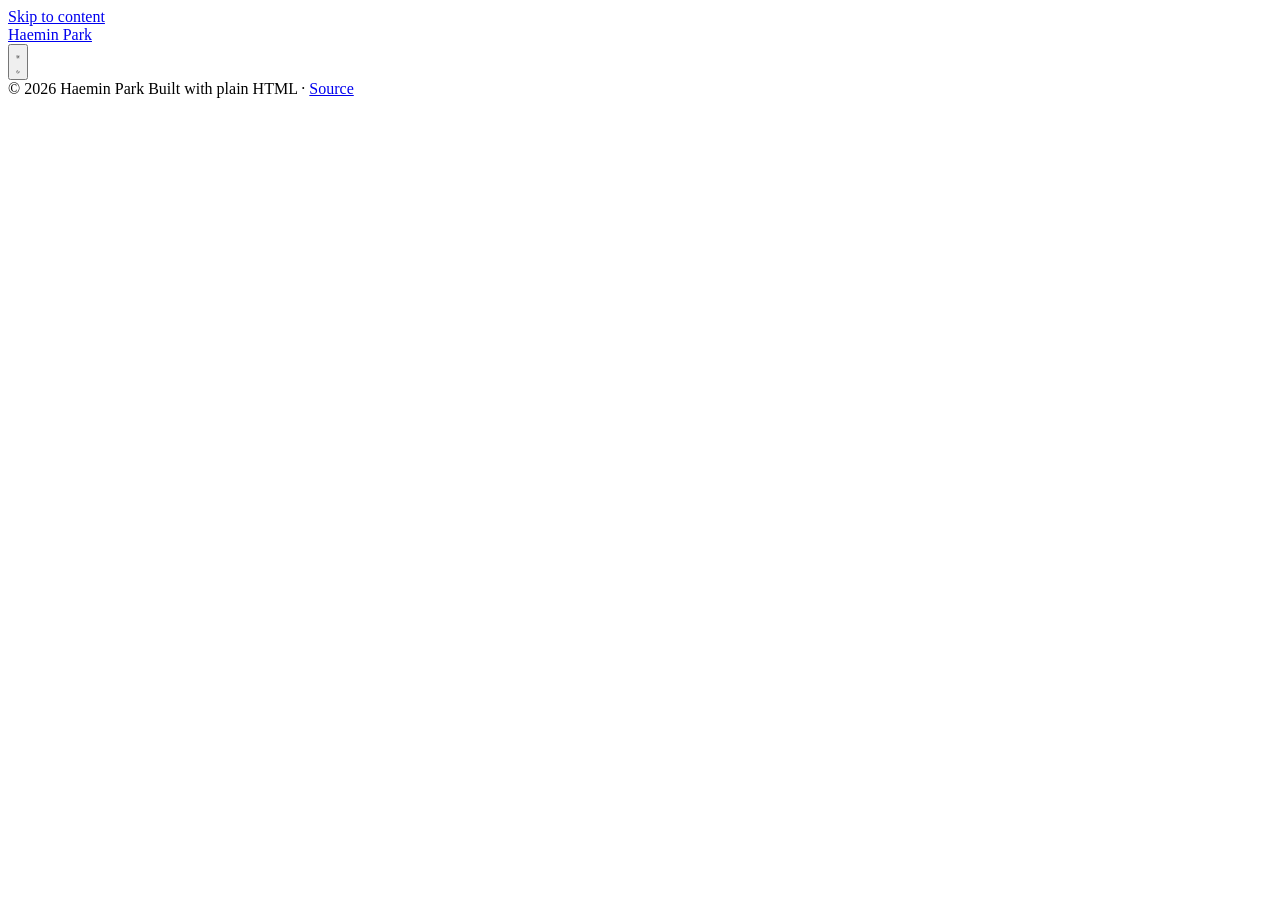
<file: src/page.html>
<!DOCTYPE html>
<html lang="en">
<head>
<meta charset="utf-8">
<meta name="viewport" content="width=device-width, initial-scale=1">

<!-- ============================================================
     SITE META — edit here, then run:  python build.py
     ============================================================ -->
<title>Haemin Park — Efficient &amp; Adaptive Machine Learning</title>
<meta name="description" content="Haemin Park — PhD candidate in Industrial Engineering &amp; Management Sciences at Northwestern University. Efficient and adaptive machine learning through optimization theory and algorithm design: low-rank adaptation, federated and continual learning, and efficient generative models.">
<meta name="author" content="Haemin Park">

<meta property="og:type" content="website">
<meta property="og:title" content="Haemin Park — Efficient &amp; Adaptive Machine Learning">
<meta property="og:description" content="PhD candidate at Northwestern (ICML 2026, TMLR). Low-rank adaptation, federated and continual learning, and efficient generative models. Graduating June 2027.">
<meta property="og:url" content="https://haempark.github.io/">
<meta property="og:image" content="https://haempark.github.io/assets/banner.jpg">
<meta name="twitter:card" content="summary_large_image">

<link rel="canonical" href="https://haempark.github.io/">
<link rel="icon" href="data:image/svg+xml,%3Csvg xmlns='http://www.w3.org/2000/svg' viewBox='0 0 32 32'%3E%3Crect width='32' height='32' rx='7' fill='%230f766e'/%3E%3Ctext x='16' y='22' font-family='Georgia,serif' font-size='16' fill='white' text-anchor='middle'%3EHP%3C/text%3E%3C/svg%3E">

<style>
<!--{styles}-->
</style>
</head>

<body>
<a class="skip" href="#main">Skip to content</a>

<nav class="nav">
  <div class="nav-in">
    <a class="brand" href="#top">Haemin Park</a>
    <div class="nav-links">
<!--{nav}-->
    </div>
    <button class="theme-btn" id="themeBtn" aria-label="Toggle dark mode" title="Toggle dark mode">
      <svg class="icon-sun" viewBox="0 0 24 24" fill="none" stroke="currentColor" stroke-width="2" stroke-linecap="round"><circle cx="12" cy="12" r="4"/><path d="M12 2v2M12 20v2M4.9 4.9l1.4 1.4M17.7 17.7l1.4 1.4M2 12h2M20 12h2M4.9 19.1l1.4-1.4M17.7 6.3l1.4-1.4"/></svg>
      <svg class="icon-moon" viewBox="0 0 24 24" fill="none" stroke="currentColor" stroke-width="2" stroke-linecap="round" stroke-linejoin="round"><path d="M21 12.8A9 9 0 1111.2 3a7 7 0 009.8 9.8z"/></svg>
    </button>
  </div>
</nav>

<main id="main">
<div class="wrap">
<!--{sections}-->
</div>
</main>

<div class="wrap">
  <footer>
    <span>© <span id="year">2026</span> Haemin Park</span>
    <span>Built with plain HTML · <a href="https://github.com/haemPark/haempark.github.io">Source</a></span>
  </footer>
</div>

<script>
<!--{scripts}-->
</script>

<script type="application/ld+json">
{
  "@context": "https://schema.org",
  "@type": "Person",
  "name": "Haemin Park",
  "url": "https://haempark.github.io/",
  "image": "https://haempark.github.io/assets/photo.jpg",
  "jobTitle": "PhD Candidate, Industrial Engineering and Management Sciences",
  "email": "mailto:haemin.park1@northwestern.edu",
  "affiliation": { "@type": "Organization", "name": "Northwestern University" },
  "alumniOf": { "@type": "Organization", "name": "Seoul National University" },
  "knowsAbout": [
    "Efficient Machine Learning",
    "Low-Rank Adaptation",
    "Federated Learning",
    "Continual Learning",
    "Optimization",
    "Model Quantization",
    "Diffusion Models",
    "Anomaly Detection"
  ],
  "sameAs": [
    "https://github.com/haemPark"
  ]
}
</script>
</body>
</html>
</file>
